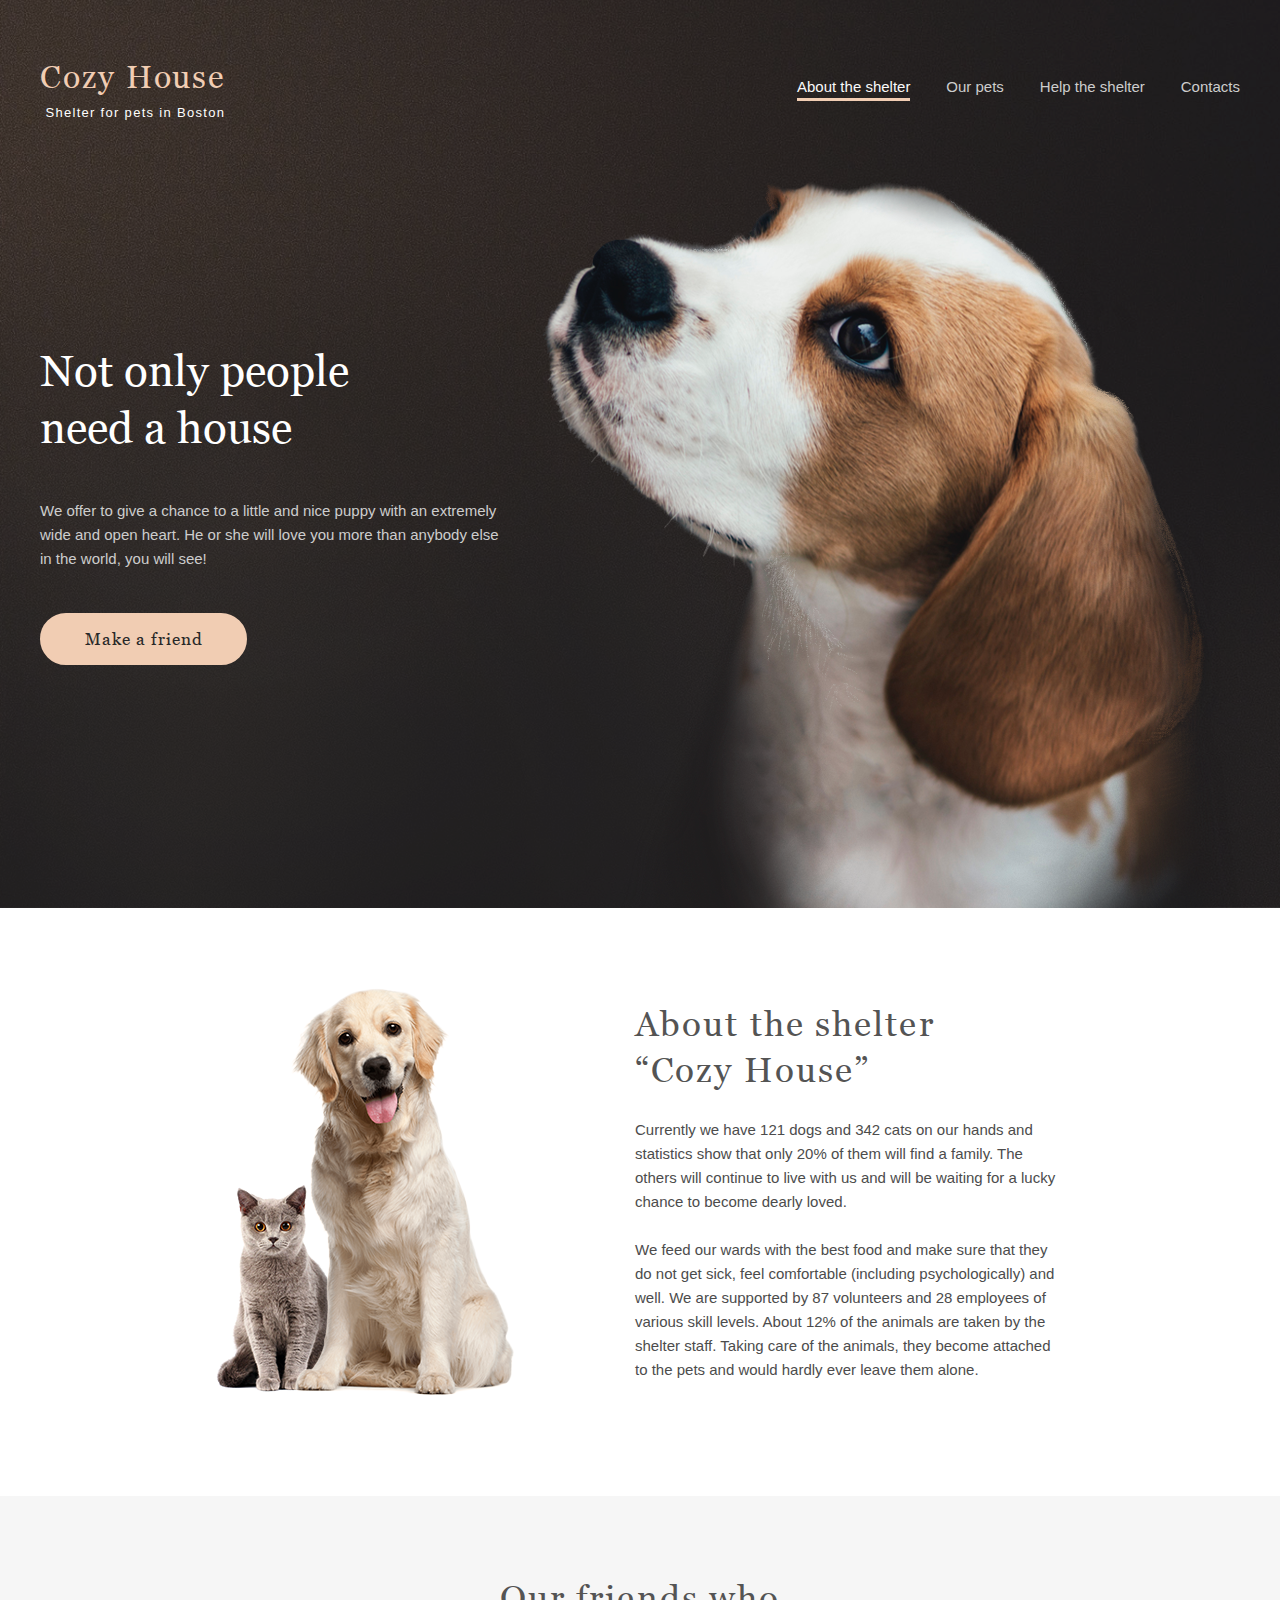
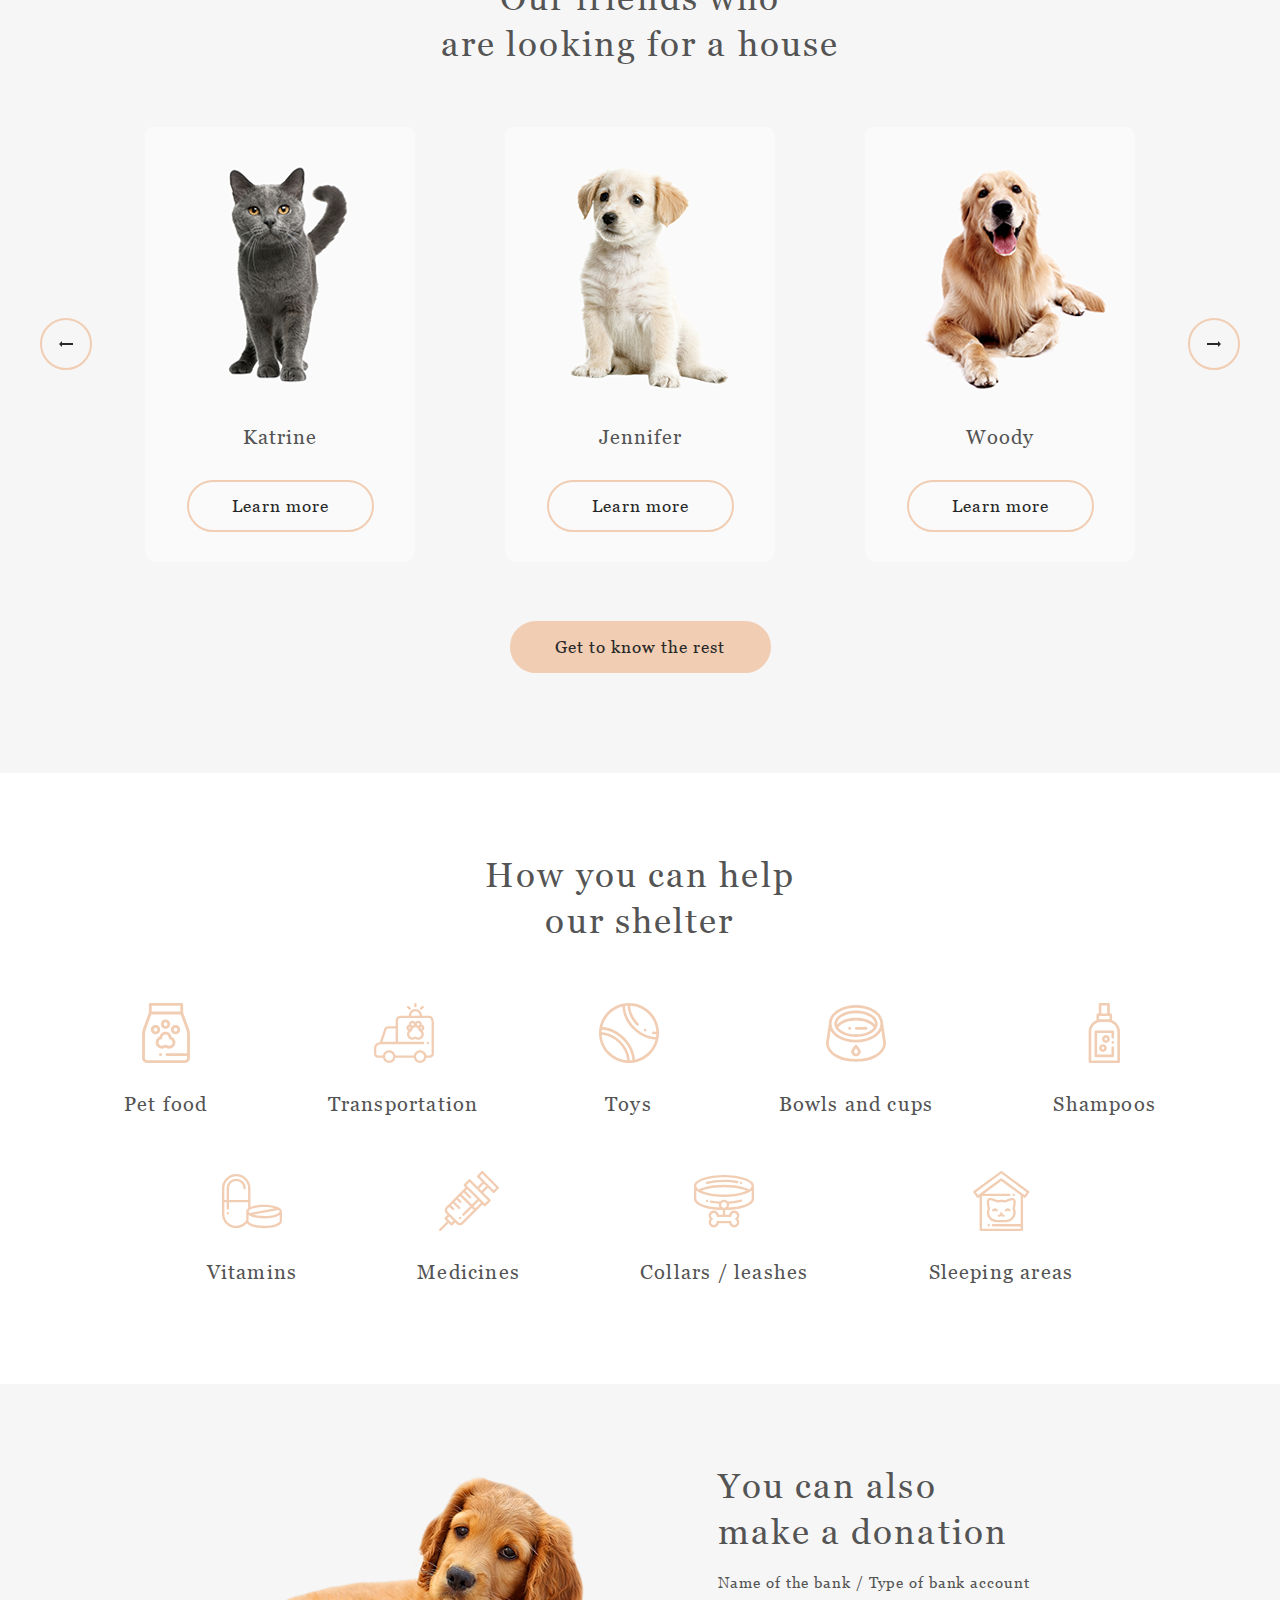
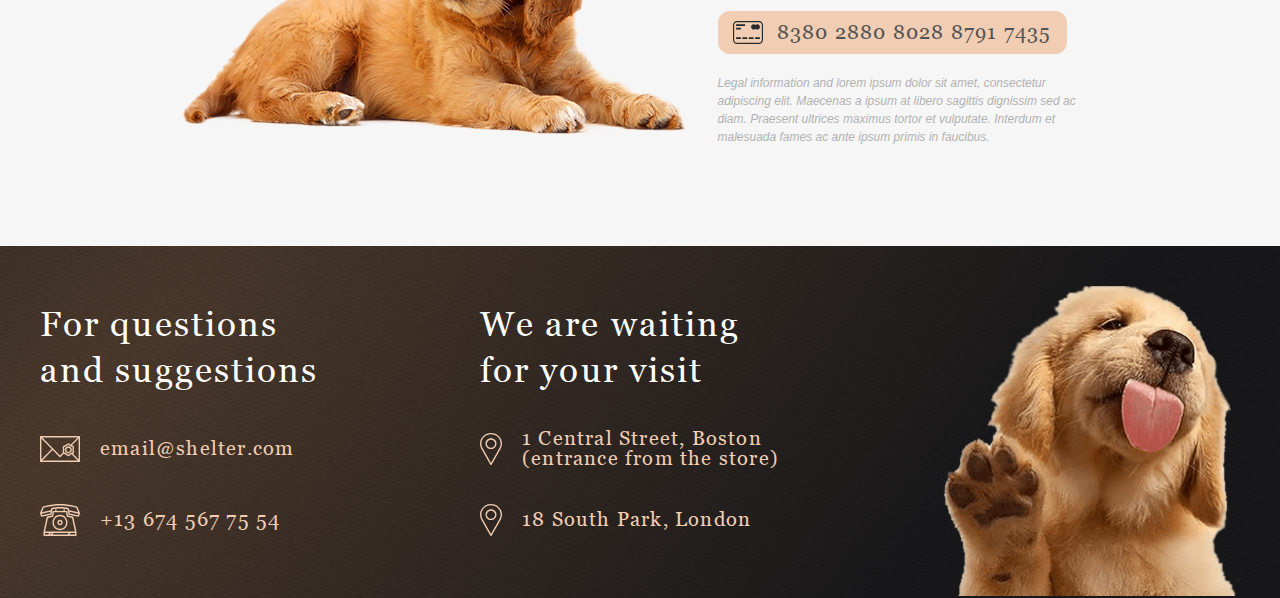
<file: index.html>
<!DOCTYPE html>
<html lang="en">
<head>
  <meta charset="UTF-8">
  <meta http-equiv="X-UA-Compatible" content="IE=edge">
  <meta name="viewport" content="width=device-width, initial-scale=1.0">
  <link rel="stylesheet" href="./style.css">
  <title>Main</title>
</head>

<body>
  <div class="wrapper">
    <div class="menu-bg"></div>
    <div class="menu-cover">
      <div class="header-logo">
        <h1 class="header-logo__title title">
          <a href="#start-screen" class="header-logo__link">Cozy House</a>
        </h1>
        <p class="header-logo__subtitle">Shelter for pets in Boston</p>
      </div>
      <nav class="burger-nav nav">
        <a href="#about" class="burger-nav__link burger-nav__link_choosed">About the shelter</a>
        <a href="./pages/pets/pets.html" class="burger-nav__link">Our pets</a>
        <a href="#help" class="burger-nav__link">Help the shelter</a>
        <a href="#contacts" class="burger-nav__link">Contacts</a>
      </nav>
    </div>

    <section id="start-screen" class="start-screen">
      <header class="header">
        

        <div class="header-logo">
          <h1 class="header-logo__title title">
            <a href="#start-screen" class="header-logo__link">Cozy House</a>
          </h1>
          <p class="header-logo__subtitle">Shelter for pets in Boston</p>
        </div>
        
        <div class="burger-menu">
          <div class="top"></div>
          <div class="middle"></div>
          <div class="bottom"></div>
        </div>


        <nav class="header-nav nav">
          <a href="#about" class="header-nav__link header-nav__link_choosed">About the shelter</a>
          <a href="./pages/pets/pets.html" class="header-nav__link">Our pets</a>
          <a href="#help" class="header-nav__link">Help the shelter</a>
          <a href="#contacts" class="header-nav__link">Contacts</a>
        </nav>
      </header>
    
      <div class="start-container">
        <div class="start-content">
          <h2 class="start-content__title title">Not only people<br> need a house</h2>
          <p class="start-content__text text">We offer to give a chance to a little and nice puppy with an extremely wide and open heart. He or she will love you more than anybody else in the world, you will see!</p>
          <a href="#pets" class="button-container">
            <button class="start-content__button button">
              Make a friend
            </button>
          </a>
        </div>
        <div class="start-image">
          <img src="./assets/images/start-screen-puppy.png" alt="" class="start-image__img">
        </div>
      </div>
    </section>
    <section id="about" class="about">
      <div class="about-container">
        <div class="about-image">
          <img src="./assets/images/about-pets.png" class="about-image__img"></img>
        </div>
        <div class="about-content">
          <h3 class="about-content__title title">About the shelter<br> “Cozy House”</h3>
          <p class="about-content__text text">Currently we have 121 dogs and 342 cats on our hands and statistics show that only 20% of them will find a family. The others will continue to live with us and will be waiting for a lucky chance to become dearly loved.</p>
          <p class="about-content__text text">We feed our wards with the best food and make sure that they do not get sick, feel comfortable (including psychologically) and well. We are supported by 87 volunteers and 28 employees of various skill levels. About 12% of the animals are taken by the shelter staff. Taking care of the animals, they become attached to the pets and would hardly ever leave them alone.</p>
        </div>
      </div>
    </section>
    <section id="pets" class="pets">
      <div class="pets-container">

          <h3 class="pets__title title">Our friends who<br>
            are looking for a house</h3>

          <div class="pets-content">
            <button class="pets-content__button button-left button">
              <svg width="14" height="6" viewBox="0 0 14 6" fill="none" xmlns="http://www.w3.org/2000/svg">
                <path d="M14 2V4H3V6L0 3L3 0V2H14Z" fill="#292929"/>
              </svg>
            </button>

            <div class="cards-conatiner">
              <div class="carousel" id="carousel">
                <div class="cards-left">
                  <div class="pets-card">
                    <img src="./assets/images/pets-katrine.png" alt="" class="pets-card__img">
                    <h4 class="pets-card__title title">Katrine</h4>
                    <button class="pets-card__button button">Learn more</button>
                  </div>
                  <div class="pets-card none_768">
                    <img src="./assets/images/pets-jennifer.png" alt="" class="pets-card__img">
                    <h4 class="pets-card__title title">Jennifer</h4>
                    <button class="pets-card__button button">Learn more</button>
                  </div>
                  <div class="pets-card none_768 none_1280">
                    <img src="./assets/images/pets-woody.png" alt="" class="pets-card__img">
                    <h4 class="pets-card__title title">Woody</h4>
                    <button class="pets-card__button button">Learn more</button>
                  </div>
                </div>
  
                <div class="cards-active">
                  <div class="pets-card" id="5">
                    <img src="./assets/images/pets-katrine.png" alt="" class="pets-card__img">
                    <h4 class="pets-card__title title">Katrine</h4>
                    <button class="pets-card__button button">Learn more</button>
                  </div>
                  <div class="pets-card none_768" id="1">
                    <img src="./assets/images/pets-jennifer.png" alt="" class="pets-card__img">
                    <h4 class="pets-card__title title">Jennifer</h4>
                    <button class="pets-card__button button">Learn more</button>
                  </div>
                  <div class="pets-card none_768 none_1280" id="3">
                    <img src="./assets/images/pets-woody.png" alt="" class="pets-card__img">
                    <h4 class="pets-card__title title">Woody</h4>
                    <button class="pets-card__button button">Learn more</button>
                  </div>
                </div>
  
                <div class="cards-right ">
                  <div class="pets-card">
                    <img src="./assets/images/pets-katrine.png" alt="" class="pets-card__img">
                    <h4 class="pets-card__title title">Katrine</h4>
                    <button class="pets-card__button button">Learn more</button>
                  </div>
                  <div class="pets-card none_768">
                    <img src="./assets/images/pets-jennifer.png" alt="" class="pets-card__img">
                    <h4 class="pets-card__title title">Jennifer</h4>
                    <button class="pets-card__button button">Learn more</button>
                  </div>
                  <div class="pets-card none_768 none_1280">
                    <img src="./assets/images/pets-woody.png" alt="" class="pets-card__img">
                    <h4 class="pets-card__title title">Woody</h4>
                    <button class="pets-card__button button">Learn more</button>
                  </div>
                </div>
              </div>
              
              
            </div>
            
            <button class="pets-content__button button-right button">
              <svg width="14" height="6" viewBox="0 0 14 6" fill="#292929" xmlns="http://www.w3.org/2000/svg">
                <path d="M0 4V2L11 2V0L14 3L11 6V4L0 4Z"></path>
            </svg>
                <path d="M14 2V4H3V6L0 3L3 0V2H14Z" fill="#292929"/>
              </svg>
            </button>
          </div>

          <a href="./pages/pets/pets.html">
            <button class="pets__button button">
            Get to know the rest
            </button>
          </a>

      </div>
    </section>
    <section id="help" class="help">
      <h3 class="help__title title">How you can help
        <br>
        our shelter</h3>
      <div class="icons-container">
        <div class="help-icon">
          <svg width="60" height="60" viewBox="0 0 60 60" fill="none" xmlns="http://www.w3.org/2000/svg">
            <path d="M52.8978 25.4978L47.1429 9.7473V1.42852C47.1429 0.639609 46.5032 0 45.7144 0H14.2858C13.4969 0 12.8573 0.639727 12.8573 1.42852V9.74719L7.10214 25.4978C6.41927 27.3636 6.07039 29.335 6.07147 31.3219V55.0765C6.07147 57.7913 8.28011 60 10.995 60H49.005C51.7199 60 53.9285 57.7913 53.9285 55.0765V31.3219C53.9285 29.329 53.5817 27.3694 52.8978 25.4978ZM15.7142 2.85715H44.2857V8.57145H15.7142V2.85715ZM51.0715 50.1321H30.9077C30.1188 50.1321 29.4792 50.7718 29.4792 51.5606C29.4792 52.3495 30.1189 52.9891 30.9077 52.9891H51.0715V55.0763C51.0715 56.2157 50.1445 57.1427 49.005 57.1427H10.995C9.85558 57.1427 8.92862 56.2158 8.92862 55.0763V31.3219C8.92774 29.6695 9.21788 28.03 9.78573 26.4783L15.2848 11.4286H44.7152L50.2142 26.4783C50.7821 28.03 51.0722 29.6695 51.0714 31.3219L51.0715 50.1321Z" fill="#F1CDB3"/>
            <path d="M35.6169 33.805C35.1505 30.8772 32.6078 28.632 29.5505 28.632C26.4932 28.632 23.9504 30.8772 23.484 33.805C21.067 34.7989 19.4857 37.2756 19.6899 39.9659C19.9175 42.9637 22.3506 45.392 25.349 45.6148C26.5071 45.7011 27.6572 45.4628 28.6751 44.9259C29.2315 44.6328 29.8697 44.6326 30.4256 44.926C31.3085 45.3908 32.2914 45.6331 33.2891 45.632C33.4429 45.632 33.5974 45.6263 33.7516 45.6149C36.7502 45.3923 39.1832 42.9638 39.411 39.966C39.6152 37.2756 38.0339 34.7989 35.6169 33.805ZM36.562 39.7495C36.4405 41.35 35.1415 42.6466 33.5402 42.7655C32.9176 42.8126 32.3013 42.6851 31.7586 42.3986C31.0781 42.0394 30.3201 41.8517 29.5506 41.8517C28.781 41.8517 28.0231 42.0394 27.3425 42.3986C26.7999 42.6849 26.1849 42.8123 25.5608 42.7655C23.9597 42.6467 22.6606 41.3501 22.5391 39.7495C22.4143 38.1062 23.5296 36.6124 25.1331 36.2746C25.4588 36.206 25.7503 36.0259 25.9573 35.7653C26.1643 35.5047 26.2739 35.18 26.2671 34.8473L26.2648 34.775C26.2648 32.9632 27.7386 31.4893 29.5505 31.4893C31.3623 31.4893 32.8362 32.9632 32.8362 34.7698L32.834 34.8473C32.827 35.1801 32.9366 35.5048 33.1436 35.7654C33.3507 36.026 33.6423 36.2061 33.968 36.2746C35.5717 36.6124 36.6868 38.1062 36.562 39.7495Z" fill="#F1CDB3"/>
            <path d="M29.5506 25.7751C32.1108 25.7751 34.1934 23.6924 34.1934 21.1322C34.1934 18.572 32.1108 16.4893 29.5506 16.4893C26.9904 16.4893 24.9077 18.5721 24.9077 21.1322C24.9077 23.6923 26.9906 25.7751 29.5506 25.7751ZM29.5506 19.3465C30.5353 19.3465 31.3363 20.1475 31.3363 21.1322C31.3363 22.1169 30.5353 22.9179 29.5506 22.9179C28.5659 22.9179 27.7649 22.1169 27.7649 21.1322C27.7649 20.1475 28.566 19.3465 29.5506 19.3465Z" fill="#F1CDB3"/>
            <path d="M24.1935 26.6561C24.1935 24.0959 22.1107 22.0132 19.5506 22.0132C16.9905 22.0132 14.9078 24.096 14.9078 26.6561C14.9078 29.2162 16.9904 31.2989 19.5506 31.2989C22.1108 31.2989 24.1935 29.2162 24.1935 26.6561ZM19.5506 28.4418C18.5659 28.4418 17.7649 27.6408 17.7649 26.6561C17.7649 25.6714 18.5659 24.8704 19.5506 24.8704C20.5353 24.8704 21.3363 25.6714 21.3363 26.6561C21.3363 27.6408 20.5352 28.4418 19.5506 28.4418Z" fill="#F1CDB3"/>
            <path d="M39.5506 22.0131C36.9904 22.0131 34.9077 24.0959 34.9077 26.656C34.9077 29.216 36.9906 31.2988 39.5506 31.2988C42.1107 31.2988 44.1934 29.2162 44.1934 26.656C44.1934 24.0958 42.1107 22.0131 39.5506 22.0131ZM39.5506 28.4418C38.5658 28.4418 37.7649 27.6408 37.7649 26.6561C37.7649 25.6714 38.5659 24.8704 39.5506 24.8704C40.5353 24.8704 41.3363 25.6714 41.3363 26.6561C41.3363 27.6408 40.5353 28.4418 39.5506 28.4418Z" fill="#F1CDB3"/>
            <path d="M24.6934 50.1322H24.3465C23.5576 50.1322 22.918 50.7719 22.918 51.5607C22.918 52.3496 23.5577 52.9892 24.3465 52.9892H24.6934C25.4823 52.9892 26.1219 52.3495 26.1219 51.5607C26.122 50.7719 25.4824 50.1322 24.6934 50.1322Z" fill="#F1CDB3"/>
          </svg>
          <p class="help-icon__title title">Pet food</p>
        </div>
        <div class="help-icon">
          <svg width="61" height="60" viewBox="0 0 61 60" fill="none" xmlns="http://www.w3.org/2000/svg">
            <path d="M56.0044 12.7115H48.9814V12.5095C48.9814 8.87665 46.026 5.92118 42.3932 5.92118C38.7603 5.92118 35.8049 8.87665 35.8049 12.5095V12.7115H27.5571C24.8414 12.7115 22.6321 14.9209 22.6321 17.6365V23.2009H15.2458C13.4838 23.2009 11.9176 24.2562 11.2558 25.8893C11.2462 25.9133 11.2373 25.9375 11.2291 25.962L6.96808 38.8689C6.9294 38.8919 6.88007 38.9191 6.81866 38.9498C6.57503 39.0714 6.11929 39.2568 5.33507 39.4484C4.09062 39.7499 2.9839 40.4616 2.19323 41.4688C1.40255 42.4759 0.973964 43.72 0.976513 45.0004V51.0987C0.976513 53.1406 2.63765 54.8018 4.67952 54.8018L9.90374 54.802C10.4553 57.7562 13.0514 59.9999 16.1632 59.9999C19.2749 59.9999 21.8709 57.7561 22.4226 54.8021L40.8472 54.8024C41.3989 57.7564 43.9949 59.9999 47.1066 59.9999C50.2181 59.9999 52.8141 57.7565 53.3659 54.8026L56.6836 54.8027C59.2232 54.8027 60.9294 53.0963 60.9294 50.5568V20.08C60.9294 13.4295 57.4851 12.7115 56.0044 12.7115ZM38.1486 12.5095C38.1486 10.169 40.0527 8.26493 42.3932 8.26493C44.7336 8.26493 46.6377 10.169 46.6377 12.5095V12.7115H38.1486V12.5095ZM13.4413 26.7379C13.591 26.3833 13.8422 26.0809 14.1632 25.8686C14.4842 25.6563 14.8609 25.5436 15.2457 25.5447H22.6319V38.8266H9.45022L13.4413 26.7379ZM16.1632 57.6562C13.9435 57.6562 12.1377 55.8504 12.1377 53.6307C12.1377 53.6033 12.1392 53.5762 12.1398 53.5488C12.1406 53.5069 12.1408 53.465 12.143 53.4234C12.1433 53.4168 12.1441 53.4104 12.1445 53.4038C12.2626 51.2894 14.02 49.6052 16.1632 49.6052C18.1026 49.6052 19.7262 50.9841 20.105 52.8129L20.1067 52.82C20.1194 52.882 20.1305 52.9445 20.1403 53.0076L20.1422 53.018C20.1492 53.0638 20.1544 53.1101 20.1598 53.1564C20.1622 53.1775 20.1656 53.1983 20.1677 53.2194C20.1714 53.2554 20.1734 53.2921 20.176 53.3285C20.1784 53.3602 20.1817 53.3916 20.1833 53.4235C20.185 53.4563 20.185 53.4896 20.1858 53.5226C20.1867 53.5586 20.1885 53.5944 20.1885 53.6306C20.1887 55.8504 18.3828 57.6562 16.1632 57.6562ZM47.1066 57.6562C44.8869 57.6562 43.081 55.8504 43.081 53.6307C43.081 53.5783 43.083 53.5263 43.085 53.4743C43.0856 53.4576 43.0855 53.4405 43.0863 53.4238C43.0883 53.3852 43.0921 53.3471 43.0951 53.3088C43.0975 53.2791 43.0989 53.2491 43.1019 53.2196C43.1032 53.207 43.1053 53.1947 43.1066 53.1823C43.1202 53.06 43.1386 52.939 43.163 52.8203C43.1637 52.8168 43.1646 52.8134 43.1654 52.8099C43.5455 50.9826 45.168 49.6053 47.1066 49.6053C47.6614 49.6053 48.1905 49.7181 48.6719 49.9222C50.1163 50.5341 51.1319 51.966 51.1319 53.6308C51.1319 55.8504 49.3262 57.6562 47.1066 57.6562ZM56.6836 52.4588L53.3678 52.4587C53.3639 52.4379 53.3589 52.4175 53.3548 52.3968C53.3272 52.2591 53.2954 52.1222 53.2595 51.9864C53.2435 51.927 53.2267 51.8679 53.209 51.809C53.198 51.7724 53.1872 51.7358 53.1757 51.6994C53.156 51.6382 53.1353 51.5772 53.1137 51.5166C53.1022 51.4842 53.0913 51.4513 53.0793 51.4191C53.0531 51.3492 53.0257 51.2799 52.997 51.211C52.988 51.1892 52.9798 51.1669 52.9705 51.1452C52.9318 51.0542 52.891 50.9641 52.8482 50.875C52.8428 50.8639 52.8369 50.8532 52.8315 50.8422C52.7941 50.7656 52.7552 50.6897 52.7148 50.6146C52.6999 50.5871 52.6841 50.5602 52.6689 50.5329C52.6367 50.4749 52.6036 50.4175 52.5696 50.3606C52.5511 50.3297 52.5319 50.2995 52.5128 50.2689C52.4605 50.1846 52.4061 50.1016 52.3495 50.0201C52.2939 49.9395 52.2365 49.8602 52.1773 49.7821C52.1403 49.7337 52.1026 49.6858 52.0643 49.6385C52.0414 49.6102 52.0189 49.5819 51.9956 49.554C51.9539 49.5043 51.9114 49.4553 51.8682 49.4069C51.8469 49.383 51.8262 49.3585 51.8045 49.3349C51.7507 49.2763 51.6958 49.2188 51.6398 49.1623C51.6278 49.1501 51.6163 49.1374 51.6041 49.1253C51.535 49.0563 51.4644 48.989 51.3922 48.9233C51.3769 48.9092 51.3608 48.896 51.3452 48.882C51.2887 48.8315 51.2316 48.7815 51.1732 48.7329C51.1476 48.7116 51.1213 48.6912 51.0954 48.6704C51.046 48.6304 50.996 48.5911 50.9455 48.5525C50.9157 48.53 50.8856 48.5081 50.8555 48.4861C50.7281 48.3927 50.5972 48.3043 50.463 48.221C50.4302 48.2004 50.3973 48.1802 50.364 48.1602C50.3121 48.1292 50.2596 48.0993 50.2068 48.0698C50.1743 48.0516 50.1419 48.0331 50.1091 48.0155C50.0517 47.9847 49.9935 47.9553 49.935 47.9262C49.9059 47.9117 49.8772 47.8966 49.8479 47.8826C49.7713 47.8461 49.694 47.8111 49.616 47.7776C49.6041 47.7725 49.5923 47.7667 49.5803 47.7616C49.4896 47.7233 49.398 47.6871 49.3056 47.6531C49.2792 47.6433 49.2524 47.6348 49.2258 47.6254C49.1594 47.602 49.093 47.5789 49.0257 47.5575C48.9905 47.5464 48.9548 47.5363 48.9193 47.5258C48.8597 47.5081 48.7999 47.4906 48.7396 47.4746C48.7009 47.4643 48.662 47.4549 48.623 47.4453C48.5245 47.421 48.4254 47.3992 48.3259 47.3798C48.2669 47.3684 48.2078 47.3578 48.1485 47.348C48.1078 47.3413 48.0671 47.3345 48.0262 47.3287C47.9646 47.3199 47.9028 47.3121 47.841 47.3051C47.8017 47.3006 47.7626 47.2956 47.7231 47.2919C47.6545 47.2856 47.5859 47.2803 47.5172 47.2762C47.4835 47.2741 47.4503 47.271 47.4165 47.2694C47.3132 47.2643 47.2098 47.2617 47.1064 47.2615C47.0025 47.2615 46.8991 47.2645 46.7964 47.2694C46.7626 47.271 46.7292 47.2741 46.6956 47.2762C46.6268 47.2806 46.5581 47.2853 46.4899 47.2919C46.4503 47.2958 46.4112 47.3007 46.3718 47.3052C46.3099 47.3124 46.2482 47.3199 46.1869 47.3288C46.1459 47.3348 46.105 47.3415 46.0642 47.3483C45.9641 47.3649 45.8644 47.3838 45.7651 47.4049C45.7068 47.4175 45.6486 47.431 45.5906 47.4453C45.5512 47.4549 45.512 47.4645 45.473 47.4748C45.4132 47.4906 45.354 47.5079 45.295 47.5254C45.2589 47.5362 45.2225 47.5464 45.1867 47.5578C45.121 47.5788 45.0556 47.601 44.9906 47.6242C44.9627 47.6341 44.9345 47.6431 44.9067 47.6534C44.8146 47.6874 44.7234 47.7233 44.6334 47.7613C44.6185 47.7677 44.604 47.7747 44.5891 47.7812C44.514 47.8136 44.4395 47.847 44.3659 47.8822C44.3348 47.897 44.3045 47.913 44.2737 47.9283C44.2172 47.9566 44.1607 47.9849 44.1051 48.0147C44.0708 48.0331 44.0369 48.0524 44.003 48.0715C43.9518 48.1001 43.901 48.1293 43.8506 48.1592C43.7321 48.2304 43.6158 48.3051 43.5019 48.3833C43.4545 48.416 43.4076 48.4494 43.3611 48.4835C43.3291 48.5068 43.297 48.53 43.2655 48.5539C43.2173 48.5904 43.1701 48.6281 43.123 48.6659C43.0946 48.6888 43.0659 48.711 43.0379 48.7343C42.9838 48.7795 42.9308 48.826 42.8782 48.8727C42.8586 48.8901 42.8386 48.9069 42.8193 48.9244C42.7481 48.9892 42.6785 49.0556 42.6104 49.1235C42.5932 49.1406 42.5769 49.1587 42.5598 49.176C42.5093 49.2276 42.4591 49.2795 42.4103 49.3328C42.3859 49.3595 42.3623 49.387 42.3384 49.414C42.2982 49.4594 42.2583 49.5049 42.2194 49.5514C42.1941 49.5817 42.1694 49.6126 42.1447 49.6434C42.1086 49.6881 42.073 49.7331 42.0381 49.7788C41.9544 49.889 41.8742 50.0018 41.7975 50.1169C41.7655 50.165 41.7346 50.2137 41.704 50.2627C41.683 50.2962 41.6618 50.3296 41.6415 50.3635C41.6099 50.4161 41.5796 50.4695 41.5496 50.5232C41.5321 50.5545 41.5139 50.5854 41.4968 50.6172C41.4607 50.684 41.4264 50.752 41.3927 50.8202C41.3832 50.8394 41.373 50.858 41.3638 50.8774C41.3216 50.965 41.2815 51.0536 41.2434 51.143C41.2318 51.1703 41.2214 51.1982 41.2102 51.2258C41.1843 51.2889 41.1587 51.3523 41.1348 51.4165C41.1214 51.4524 41.1094 51.4887 41.0966 51.5247C41.0764 51.5817 41.057 51.6389 41.0384 51.6964C41.0258 51.7355 41.0142 51.7751 41.0024 51.8146C40.9736 51.911 40.9471 52.008 40.923 52.1056C40.9091 52.162 40.8961 52.2187 40.8837 52.2758C40.8746 52.3171 40.8657 52.3585 40.8575 52.4001C40.8537 52.4198 40.8489 52.4391 40.8452 52.4588L22.4241 52.4585C22.4202 52.4382 22.4154 52.4181 22.4114 52.3979C22.4035 52.3578 22.3949 52.3181 22.3863 52.2783C22.3523 52.1215 22.3122 51.9659 22.2662 51.8122C22.2548 51.774 22.2435 51.7358 22.2314 51.6978C22.2124 51.6389 22.1926 51.5804 22.1719 51.5221C22.1596 51.4872 22.1477 51.452 22.1348 51.4174C22.1104 51.3522 22.0848 51.2875 22.0581 51.2232C22.0473 51.1967 22.0372 51.1697 22.026 51.1435C21.9878 51.0538 21.9476 50.965 21.9053 50.8771C21.8967 50.8594 21.8873 50.8423 21.8787 50.8247C21.8444 50.7548 21.8089 50.6855 21.772 50.6169C21.7554 50.5859 21.7376 50.5556 21.7203 50.525C21.6899 50.4707 21.6593 50.4166 21.6273 50.3634C21.6071 50.3297 21.5862 50.2968 21.5654 50.2636C21.5347 50.2143 21.5034 50.1654 21.4713 50.1169C21.3946 50.0019 21.3144 49.8893 21.2309 49.7792C21.196 49.7335 21.1604 49.6885 21.1243 49.6438C21.0995 49.613 21.0748 49.582 21.0494 49.5516C21.0105 49.5055 20.971 49.4598 20.9309 49.4147C20.9067 49.3876 20.883 49.3599 20.8585 49.3331C20.8103 49.2803 20.7606 49.2289 20.7105 49.1778C20.693 49.1599 20.6762 49.1413 20.6584 49.1238C20.5904 49.0559 20.5209 48.9897 20.4499 48.925C20.4302 48.907 20.4096 48.89 20.3897 48.8722C20.3376 48.8255 20.2848 48.7798 20.2312 48.7349C20.2029 48.7114 20.1738 48.6888 20.1451 48.6657C20.0985 48.6282 20.0516 48.5908 20.0038 48.5546C19.972 48.5304 19.9397 48.5071 19.9075 48.4836C19.8612 48.4497 19.8145 48.4165 19.7674 48.3838C19.6868 48.3285 19.6049 48.2749 19.5219 48.2232C19.4875 48.2016 19.4528 48.1803 19.418 48.1594C19.3679 48.1296 19.3174 48.1006 19.2666 48.0722C19.2323 48.053 19.1982 48.0336 19.1635 48.0151C19.1082 47.9856 19.0525 47.957 18.9963 47.9293C18.9651 47.9137 18.9343 47.8975 18.9028 47.8824C18.8301 47.8478 18.7567 47.8146 18.6827 47.7827C18.6669 47.7758 18.6514 47.7683 18.6355 47.7615C18.5454 47.7234 18.4544 47.6875 18.3626 47.6536C18.3343 47.6432 18.3056 47.6341 18.2771 47.624C18.2127 47.601 18.1478 47.579 18.0826 47.558C18.0465 47.5465 18.0098 47.5362 17.9734 47.5254C17.9146 47.5078 17.8556 47.491 17.7963 47.4751C17.7571 47.4646 17.7176 47.455 17.6781 47.4454C17.5217 47.4067 17.3639 47.3743 17.2049 47.3484C17.1641 47.3417 17.1233 47.3349 17.0822 47.3289C17.0206 47.3202 16.9589 47.3123 16.8971 47.3054C16.8579 47.3008 16.8187 47.2959 16.7792 47.292C16.7107 47.2857 16.6421 47.2805 16.5734 47.2763C16.5397 47.2742 16.5064 47.2711 16.4727 47.2695C16.3694 47.2644 16.266 47.2618 16.1626 47.2617C16.0587 47.2617 15.9554 47.2646 15.8525 47.2695C15.8188 47.2711 15.7854 47.2742 15.7517 47.2763C15.683 47.2808 15.6143 47.2854 15.5461 47.292C15.5065 47.2959 15.4672 47.3008 15.4278 47.3054C15.3662 47.3123 15.3046 47.3202 15.2432 47.3289C15.2019 47.3349 15.161 47.3417 15.1201 47.3484C15.02 47.3648 14.9203 47.3837 14.8212 47.405C14.763 47.4175 14.7053 47.431 14.6476 47.4452C14.6079 47.4549 14.568 47.4646 14.5287 47.4751C14.4698 47.4909 14.4112 47.5076 14.3529 47.5251C14.3161 47.536 14.2791 47.5465 14.2425 47.558C14.178 47.5784 14.1143 47.6007 14.0507 47.6231C14.0212 47.6334 13.9916 47.6429 13.9624 47.6536C13.8708 47.6875 13.7801 47.7231 13.6905 47.761C13.6724 47.7687 13.6547 47.7773 13.6366 47.7851C13.565 47.8162 13.4938 47.8481 13.4235 47.8817C13.3907 47.8974 13.3585 47.9143 13.326 47.9306C13.2712 47.9577 13.2168 47.9855 13.1628 48.0142C13.1272 48.0333 13.0922 48.0534 13.0569 48.0732C13.0072 48.1011 12.9576 48.1292 12.9088 48.1585C12.8252 48.2086 12.7427 48.2604 12.6614 48.3141C12.6262 48.3373 12.5913 48.3608 12.5566 48.3847C12.5107 48.4163 12.4655 48.4488 12.4203 48.4816C12.3869 48.506 12.3533 48.5302 12.3204 48.5553C12.2743 48.5903 12.2291 48.6263 12.184 48.6625C12.1536 48.6869 12.1229 48.7107 12.0932 48.7356C12.0424 48.7778 11.993 48.8214 11.9436 48.8651C11.9207 48.8854 11.8972 48.9051 11.8745 48.9257C11.8043 48.9898 11.7355 49.0554 11.6681 49.1225C11.6473 49.1433 11.6273 49.1651 11.6067 49.1862C11.56 49.2342 11.5134 49.2822 11.4682 49.3315C11.4418 49.3602 11.4165 49.3899 11.3907 49.4191C11.3525 49.4623 11.3144 49.5056 11.2775 49.5499C11.2508 49.5817 11.2248 49.6143 11.1988 49.6468C11.1641 49.6897 11.13 49.7331 11.0965 49.777C11.0376 49.8544 10.9804 49.9332 10.925 50.0132C10.9007 50.0482 10.8767 50.0835 10.8531 50.1189C10.8223 50.1653 10.7925 50.2123 10.7628 50.2594C10.7408 50.2946 10.7187 50.3295 10.6973 50.3651C10.667 50.4156 10.638 50.467 10.6091 50.5183C10.5903 50.5517 10.571 50.5847 10.5527 50.6185C10.519 50.6817 10.4863 50.7454 10.4546 50.8097C10.4432 50.8327 10.431 50.8552 10.4198 50.8784C10.3781 50.9651 10.3384 51.0529 10.3005 51.1417C10.2876 51.172 10.2762 51.2028 10.2637 51.2333C10.2391 51.2936 10.2146 51.354 10.1919 51.4151C10.178 51.4525 10.1653 51.4904 10.1521 51.5281C10.1326 51.5835 10.1134 51.639 10.0955 51.695C10.0826 51.7352 10.0706 51.7757 10.0585 51.8163C10.0423 51.871 10.0264 51.9258 10.0116 51.9811C9.98547 52.0781 9.96183 52.1757 9.94065 52.2739C9.93151 52.3161 9.92237 52.3581 9.91405 52.4007C9.9103 52.4199 9.90561 52.4389 9.90198 52.4581H4.67952C3.92999 52.4581 3.32026 51.8484 3.32026 51.0987V45.0004C3.31869 44.2451 3.57146 43.5113 4.03784 42.9171C4.50422 42.323 5.15705 41.9032 5.89112 41.7254C6.55897 41.5621 7.13261 41.376 7.60101 41.1705H50.1626C50.8097 41.1705 51.3344 40.6458 51.3344 39.9986C51.3344 39.3515 50.8097 38.8267 50.1626 38.8267H24.9758V17.6365C24.9758 16.2133 26.1339 15.0552 27.5571 15.0552H56.0042C58.2503 15.0552 58.5855 18.2034 58.5855 20.08V50.5567C58.5855 52.2118 57.3939 52.4588 56.6836 52.4588Z" fill="#F1CDB3"/>
            <path d="M51.4371 24.8147C51.4372 23.2763 50.3567 21.9863 48.9149 21.6615C48.9226 21.5806 48.9287 21.4992 48.9311 21.4169C48.9579 20.4633 48.6017 19.5567 47.9282 18.864C47.2432 18.1596 46.2866 17.7557 45.3034 17.7557C44.1154 17.7557 43.0573 18.3338 42.3948 19.2239C41.7328 18.3338 40.6738 17.7557 39.4831 17.7557C38.5086 17.7557 37.5586 18.1544 36.8767 18.8498C36.1995 19.5402 35.8367 20.4483 35.8552 21.4064C35.8568 21.4923 35.8627 21.5773 35.8703 21.6618C34.4291 21.987 33.3492 23.2766 33.3492 24.8147C33.3492 26.1163 34.1229 27.2399 35.2341 27.7519C34.4513 28.7206 33.9945 29.9464 33.9945 31.2423C33.9945 34.3028 36.4843 36.7927 39.5448 36.7927C40.5529 36.7927 41.537 36.5172 42.3932 36.0051C43.254 36.5202 44.2384 36.7924 45.2415 36.7927C48.302 36.7927 50.7919 34.3028 50.7919 31.2423C50.7919 29.9462 50.3351 28.7206 49.5523 27.7519C50.6636 27.2399 51.4371 26.1163 51.4371 24.8147ZM45.3034 20.0996C45.6574 20.0996 46.0016 20.2448 46.2478 20.4979C46.4762 20.7328 46.597 21.0357 46.5883 21.3508C46.568 22.0692 45.9856 22.6602 45.2898 22.6682C45.1034 22.668 44.9191 22.6279 44.7495 22.5505C44.7285 22.5408 44.7079 22.5304 44.6868 22.5209C44.58 22.4646 44.4823 22.3927 44.3966 22.3077C44.1518 22.0648 44.0177 21.7384 44.0191 21.3885C44.022 20.6778 44.5982 20.0996 45.3034 20.0996ZM38.5498 20.491C38.6712 20.3665 38.8163 20.2677 38.9766 20.2005C39.1369 20.1332 39.3091 20.0988 39.4829 20.0994C40.1903 20.0994 40.7664 20.6762 40.7672 21.3851C40.7681 21.5579 40.7343 21.7291 40.6678 21.8885C40.6013 22.048 40.5035 22.1925 40.3801 22.3135C40.2964 22.3959 40.2013 22.466 40.0978 22.5217C40.0595 22.5391 40.0221 22.5577 39.9843 22.5758C39.8315 22.6389 39.6675 22.6704 39.5023 22.6683C38.7969 22.6567 38.212 22.0704 38.1983 21.3613C38.192 21.0374 38.3169 20.7285 38.5498 20.491ZM35.693 24.8148C35.6929 24.3245 36.0918 23.9257 36.5818 23.9257C37.0722 23.9257 37.4709 24.3245 37.4709 24.8148C37.4709 24.9155 37.4534 25.0118 37.4224 25.1022C37.3931 25.1611 37.3649 25.2207 37.3377 25.2808C37.1809 25.5341 36.9012 25.7038 36.582 25.7038C36.0918 25.7038 35.693 25.305 35.693 24.8148ZM45.2415 34.4492C44.4765 34.4489 43.7368 34.175 43.1561 33.6769C42.9438 33.4945 42.6731 33.3943 42.3932 33.3946C42.1133 33.3944 41.8426 33.4946 41.6303 33.6769C41.0496 34.175 40.3099 34.4489 39.5448 34.4492C37.7767 34.4492 36.3382 33.0107 36.3382 31.2426C36.3382 29.9023 37.1833 28.6919 38.4409 28.2307C38.6472 28.1551 38.8281 28.023 38.9629 27.8495C39.0977 27.676 39.181 27.4681 39.2033 27.2495C39.2362 26.9273 39.3176 26.6118 39.4447 26.3139C39.4865 26.2346 39.5256 26.1537 39.5608 26.0707C39.8716 25.4851 40.3571 25.0108 40.9498 24.7136C41.0008 24.6912 41.0511 24.6676 41.1011 24.6428C41.5085 24.4648 41.9485 24.3731 42.3932 24.3737C42.8513 24.3737 43.2875 24.4692 43.6828 24.6417C43.7327 24.6665 43.7831 24.6899 43.8341 24.7123C44.4279 25.0094 44.9143 25.4843 45.2256 26.0707C45.2608 26.1537 45.2999 26.2346 45.3416 26.3139C45.4688 26.6118 45.5502 26.9273 45.583 27.2495C45.6053 27.4681 45.6886 27.676 45.8235 27.8495C45.9583 28.023 46.1391 28.1551 46.3454 28.2307C47.6031 28.692 48.4481 29.9023 48.4481 31.2426C48.4481 33.0106 47.0097 34.4492 45.2415 34.4492ZM48.2045 25.7038C47.8853 25.7038 47.6056 25.5341 47.4488 25.2808C47.4216 25.2208 47.3933 25.1612 47.364 25.1022C47.3321 25.0097 47.3157 24.9126 47.3155 24.8148C47.3155 24.3245 47.7143 23.9257 48.2046 23.9257C48.6948 23.9257 49.0936 24.3245 49.0936 24.8148C49.0935 25.3049 48.6947 25.7038 48.2045 25.7038Z" fill="#F1CDB3"/>
            <path d="M56.0193 39.7758C56.0043 39.7007 55.9819 39.6273 55.9526 39.5566C55.9234 39.4857 55.8873 39.4178 55.8448 39.3539C55.8026 39.2897 55.7539 39.23 55.6995 39.1758C55.6452 39.1214 55.5856 39.0727 55.5214 39.0305C55.3933 38.9457 55.25 38.8864 55.0995 38.8559C54.9487 38.8254 54.7933 38.8254 54.6425 38.8559C54.5675 38.8712 54.4936 38.8934 54.4221 38.9227C54.3518 38.952 54.2839 38.9884 54.2206 39.0305C54.1561 39.0727 54.0964 39.1219 54.0425 39.1758C53.9884 39.2297 53.9392 39.2895 53.896 39.3539C53.8538 39.4172 53.8173 39.4852 53.7893 39.5566C53.76 39.627 53.7366 39.7008 53.7225 39.7758C53.7073 39.8508 53.6991 39.9281 53.6991 40.0043C53.6991 40.0803 53.7073 40.1578 53.7225 40.234C53.7366 40.3078 53.76 40.3816 53.7893 40.4531C53.8186 40.5234 53.855 40.5914 53.8971 40.6547C53.9392 40.7191 53.9884 40.7789 54.0425 40.8328C54.0964 40.8867 54.1561 40.9359 54.2206 40.9793C54.2839 41.0215 54.3518 41.0566 54.4221 41.0859C54.4936 41.1152 54.5675 41.1387 54.6425 41.1527C54.7176 41.168 54.7949 41.1762 54.871 41.1762C54.9471 41.1762 55.0246 41.168 55.0995 41.1527C55.1745 41.1387 55.2483 41.1152 55.3186 41.0859C55.3901 41.0566 55.4581 41.0215 55.5214 40.9793C55.5859 40.9359 55.6457 40.8867 55.6995 40.8328C55.7534 40.7789 55.8026 40.7191 55.8448 40.6547C55.8869 40.5914 55.9233 40.5234 55.9526 40.4531C55.9819 40.3816 56.0041 40.3078 56.0193 40.234C56.0346 40.1578 56.0427 40.0803 56.0427 40.0043C56.0427 39.9281 56.0346 39.8508 56.0193 39.7758Z" fill="#F1CDB3"/>
            <path d="M42.3932 0C41.7461 0 41.2213 0.524648 41.2213 1.17188V3.13359C41.2213 3.78082 41.7461 4.30547 42.3932 4.30547C43.0404 4.30547 43.565 3.7807 43.565 3.13359V1.17188C43.565 0.524648 43.0404 0 42.3932 0Z" fill="#F1CDB3"/>
            <path d="M37.4562 4.55659L35.8205 3.27234C35.6995 3.1773 35.5609 3.10703 35.4127 3.06555C35.2645 3.02407 35.1096 3.01218 34.9568 3.03057C34.804 3.04896 34.6563 3.09727 34.5222 3.17273C34.3881 3.24819 34.2701 3.34934 34.1751 3.47038C33.7755 3.97944 33.8642 4.71608 34.3731 5.11569L36.0088 6.39995C36.2149 6.56221 36.4695 6.65035 36.7318 6.65015C36.9095 6.65039 37.0849 6.61017 37.2447 6.53253C37.4046 6.45488 37.5446 6.34186 37.6543 6.20202C38.054 5.69284 37.9653 4.9562 37.4562 4.55659Z" fill="#F1CDB3"/>
            <path d="M50.6113 3.47021C50.2117 2.96115 49.4752 2.87244 48.9659 3.27216L47.3302 4.55642C46.8211 4.95603 46.7324 5.69267 47.1321 6.20185C47.2417 6.34177 47.3818 6.45487 47.5416 6.53254C47.7015 6.61021 47.8769 6.65042 48.0546 6.6501C48.3169 6.65028 48.5716 6.56214 48.7776 6.3999L50.4133 5.11564C50.9224 4.71603 51.0111 3.97939 50.6113 3.47021Z" fill="#F1CDB3"/>
          </svg>
          <p class="help-icon__title title">Transportation</p>
        </div>
        <div class="help-icon">
          <svg width="60" height="60" viewBox="0 0 60 60" fill="none" xmlns="http://www.w3.org/2000/svg">
            <path d="M51.2132 8.78672C45.5469 3.1207 38.0133 0 30 0C21.9867 0 14.4531 3.1207 8.78684 8.78672C3.12047 14.4531 0 21.9866 0 30C0 38.0134 3.12047 45.5469 8.78684 51.2133C14.4531 56.8793 21.9867 60 30 60C38.0133 60 45.5469 56.8793 51.2132 51.2133C56.8795 45.5469 60 38.0134 60 30C60 21.9866 56.8795 14.4531 51.2132 8.78672ZM10.6314 49.3685C5.90438 44.6415 3.11918 38.4906 2.67352 31.8832C3.39 31.9077 4.1223 31.9755 4.86223 32.0856C10.1654 32.8733 15.5023 35.7234 19.8894 40.1106C24.2766 44.4979 27.1266 49.8346 27.9144 55.1379C28.0223 55.8586 28.0894 56.5849 28.1154 57.3132C21.7419 56.8775 15.4928 54.2298 10.6314 49.3685ZM30.7262 57.3682C30.7013 56.4931 30.6239 55.6203 30.4946 54.7545C29.6251 48.9019 26.5139 43.046 21.7338 38.2659C16.9538 33.4859 11.098 30.3746 5.2452 29.5051C4.37502 29.3751 3.49781 29.2977 2.61832 29.2732C2.64105 28.3972 2.7048 27.5283 2.8084 26.6682C3.73793 26.6987 4.68246 26.7843 5.62863 26.9248C12.0308 27.8757 18.4055 31.2484 23.5785 36.4213C28.7512 41.5939 32.1239 47.9687 33.075 54.3709C33.2133 55.3004 33.2987 56.237 33.3307 57.1763C32.4661 57.2814 31.5969 57.3455 30.7262 57.3682ZM49.3685 49.3685C45.5416 53.1952 40.8551 55.6504 35.9248 56.7348C35.881 55.8152 35.7912 54.8983 35.6557 53.9877C34.6229 47.0358 30.9889 40.1423 25.4234 34.5766C19.8575 29.0109 12.964 25.3772 6.0123 24.3444C5.0982 24.2082 4.17782 24.1182 3.25465 24.0746L3.2475 24.0805C4.35598 19.0238 6.88301 14.3798 10.6315 10.6314C14.2923 6.97055 18.7399 4.56516 23.4349 3.41402C23.4672 4.49215 23.5632 5.56742 23.7224 6.63422C24.755 13.5859 28.3889 20.4795 33.9546 26.0453C39.5203 31.611 46.4139 35.2447 53.3659 36.2775C54.4358 36.4373 55.5143 36.5334 56.5956 36.5653L56.6073 36.5459C55.4323 41.3595 52.9617 45.7754 49.3685 49.3685ZM57.1071 33.966C56.0064 33.955 54.8814 33.8653 53.7492 33.6972C47.3468 32.7461 40.972 29.3735 35.7993 24.2006C30.6265 19.0277 27.2538 12.6531 26.3029 6.25102C26.1354 5.12379 26.0455 4.00371 26.034 2.90824C26.8999 2.78261 27.7712 2.69826 28.6451 2.65547C28.6431 3.70254 28.7214 4.7775 28.8832 5.8677C29.7527 11.7204 32.8641 17.5763 37.6441 22.3562C38.1534 22.8654 38.9794 22.8654 39.4888 22.3562C39.9981 21.8469 39.9981 21.021 39.4888 20.5114C35.1016 16.1243 32.2516 10.7876 31.4638 5.48426C31.3205 4.51898 31.2499 3.57035 31.2521 2.65055C37.8434 2.94937 44.3467 5.60918 49.3688 10.6315C54.2461 15.5088 57.0565 21.902 57.3623 28.7483C56.4367 28.7503 55.4855 28.6804 54.5159 28.5363C53.8035 28.4305 53.1397 28.9225 53.034 29.635C52.9281 30.3476 53.42 31.0109 54.1325 31.1167C55.21 31.2768 56.2729 31.3569 57.3083 31.3569C57.3252 31.3569 57.3417 31.356 57.3586 31.356C57.316 32.2295 57.2321 33.1004 57.1071 33.966Z" fill="#F1CDB3"/>
            <path d="M46.1517 25.775C45.8059 25.7756 45.4744 25.9131 45.2296 26.1573C44.9854 26.4021 44.848 26.7336 44.8474 27.0793C44.8474 27.4224 44.9857 27.7589 45.2296 28.0015C45.4721 28.2442 45.8087 28.3836 46.1517 28.3836C46.4947 28.3836 46.8313 28.2442 47.0739 28.0015C47.3176 27.7563 47.4549 27.425 47.456 27.0793C47.456 26.7363 47.3164 26.3998 47.0739 26.1573C46.829 25.9131 46.4975 25.7756 46.1517 25.775Z" fill="#F1CDB3"/>
            </svg>
          <p class="help-icon__title title">Toys</p>
        </div>
        <div class="help-icon">
          <svg width="60" height="60" viewBox="0 0 60 60" fill="none" xmlns="http://www.w3.org/2000/svg">
            <path d="M59.985 39.8551L57.1255 20.6441C57.0792 15.0657 53.693 9.89303 47.8159 6.43765C42.9483 3.57605 36.6213 2 30.0001 2C23.3786 2 17.0515 3.57605 12.1838 6.43765C6.3069 9.89303 2.92054 15.0657 2.87437 20.6441L0.0148828 39.8551C0.00503905 39.9216 0 39.9887 0 40.056C0 45.7049 3.76452 50.936 10.3284 54.408C15.7022 57.2504 22.6883 58.8158 30.0001 58.8158C37.3116 58.8158 44.2978 57.2504 49.6716 54.408C56.2354 50.936 60 45.7049 60 40.056C59.9999 39.9888 59.9949 39.9216 59.985 39.8551ZM13.5668 8.78995C18.0215 6.17105 23.8576 4.72871 30.0001 4.72871C36.1424 4.72871 41.9785 6.17105 46.4331 8.78995C51.4956 11.7663 54.3993 16.1293 54.3993 20.7599C54.3993 25.3906 51.4957 29.7535 46.4332 32.7299C41.9785 35.3488 36.1424 36.7911 30.0001 36.7911C23.8577 36.7911 18.0215 35.3488 13.5669 32.7299C8.5044 29.7536 5.60073 25.3906 5.60073 20.7599C5.60073 16.1293 8.50428 11.7664 13.5668 8.78995ZM48.3956 51.996C43.4079 54.6342 36.875 56.0871 30.0001 56.0871C23.125 56.0871 16.592 54.6342 11.6044 51.996C6.00374 49.0333 2.77453 44.7218 2.72917 40.1535L4.60757 27.5342C6.17225 30.4612 8.75283 33.0645 12.1841 35.0819C17.0517 37.9434 23.3787 39.5195 30.0001 39.5195C36.6213 39.5195 42.9485 37.9434 47.816 35.0819C51.2473 33.0645 53.8279 30.461 55.3925 27.5342L57.2709 40.1535C57.2255 44.7219 53.9963 49.0335 48.3956 51.996Z" fill="#F1CDB3"/>
            <path d="M30.0001 34.0618C39.3534 34.0618 47.6079 30.4427 50.5397 25.0569C51.29 23.6803 51.6707 22.2344 51.6707 20.7599C51.6707 17.0676 49.3194 13.652 45.0502 11.1422C41.0085 8.76631 35.6637 7.45791 30.0001 7.45791C24.3366 7.45791 18.9916 8.76643 14.9501 11.1423C10.6807 13.6521 8.32945 17.0676 8.32945 20.76C8.32945 22.2347 8.70996 23.6804 9.46008 25.0563C12.3923 30.4427 20.6467 34.0618 30.0001 34.0618ZM30.0001 31.3332C22.1546 31.3332 15.0282 28.5145 12.2557 24.4006C15.0293 20.2891 22.1568 17.4732 30.0001 17.4732C37.8435 17.4732 44.9711 20.2891 47.7446 24.4008C44.9726 28.5145 37.8458 31.3332 30.0001 31.3332ZM11.0579 20.76C11.058 18.0744 12.9313 15.4942 16.3328 13.4945C19.9617 11.3613 24.8154 10.1865 30 10.1865C35.1845 10.1865 40.0384 11.3613 43.6672 13.4946C47.0687 15.4942 48.9421 18.0743 48.9421 20.76C48.9421 20.9993 48.9259 21.238 48.896 21.4761C45.1332 17.3699 37.9658 14.7446 30 14.7446C22.0342 14.7446 14.8669 17.37 11.1041 21.4761C11.0738 21.2386 11.0584 20.9994 11.0579 20.76Z" fill="#F1CDB3"/>
            <path d="M30 41.7701C29.8155 41.7701 29.6329 41.8076 29.4633 41.8801C29.2936 41.9527 29.1405 42.059 29.0131 42.1924C28.1243 43.1235 25.225 46.3365 25.225 48.5916C25.225 51.2246 27.367 53.3666 30 53.3666C32.633 53.3666 34.775 51.2246 34.775 48.5916C34.775 46.3365 31.8756 43.1235 30.987 42.1924C30.8595 42.059 30.7064 41.9527 30.5368 41.8801C30.3671 41.8076 30.1845 41.7701 30 41.7701ZM30 50.6381C28.8716 50.6381 27.9536 49.7201 27.9536 48.5917C27.9536 47.986 28.9058 46.5224 30 45.1941C31.0943 46.5226 32.0465 47.986 32.0465 48.5917C32.0465 49.7201 31.1284 50.6381 30 50.6381Z" fill="#F1CDB3"/>
            <path d="M23.8843 23.8977H23.4637C22.7102 23.8977 22.0994 24.5085 22.0994 25.262C22.0994 26.0155 22.7102 26.6263 23.4637 26.6263H23.8843C24.6378 26.6263 25.2486 26.0155 25.2486 25.262C25.2486 24.5085 24.6378 23.8977 23.8843 23.8977Z" fill="#F1CDB3"/>
            <path d="M40.074 23.8977H30.342C29.5884 23.8977 28.9777 24.5085 28.9777 25.262C28.9777 26.0155 29.5884 26.6263 30.342 26.6263H40.074C40.8275 26.6263 41.4383 26.0155 41.4383 25.262C41.4383 24.5085 40.8275 23.8977 40.074 23.8977Z" fill="#F1CDB3"/>
          </svg>
          <p class="help-icon__title title">Bowls and cups</p>
        </div>
        <div class="help-icon">
          <svg width="60" height="60" viewBox="0 0 60 60" fill="none" xmlns="http://www.w3.org/2000/svg">
            <path d="M37.1303 17.1814V11.7391C37.1303 11.0188 36.5463 10.4348 35.826 10.4348H34.8477V1.3043C34.8477 0.583945 34.2637 0 33.5434 0H25.0651C24.3448 0 23.7608 0.583945 23.7608 1.3043V10.4347H22.7825C22.0622 10.4347 21.4782 11.0187 21.4782 11.739V17.1813C16.8977 19.0078 13.6521 23.4879 13.6521 28.712V58.6956C13.6521 59.4159 14.236 59.9999 14.9564 59.9999H43.6521C44.3725 59.9999 44.9564 59.4159 44.9564 58.6956V28.7121C44.9563 23.4879 41.7107 19.0078 37.1303 17.1814ZM26.3694 2.60871H32.239V10.4348H26.3694V2.60871ZM24.0867 13.0434H34.5214V16.3043H24.0867V13.0434ZM42.3476 57.3913H16.2607V28.7121C16.2607 23.3088 20.6565 18.913 26.0597 18.913H32.5486C37.9519 18.913 42.3476 23.3088 42.3476 28.7121V57.3913Z" fill="#F1CDB3"/>
            <path d="M37.7825 27.3913H20.8259C20.1056 27.3913 19.5216 27.9752 19.5216 28.6956V52.826C19.5216 53.5464 20.1056 54.1303 20.8259 54.1303H37.7825C38.5028 54.1303 39.0868 53.5464 39.0868 52.826V44.6287C39.0868 43.9084 38.5028 43.3244 37.7825 43.3244C37.0621 43.3244 36.4782 43.9084 36.4782 44.6287V51.5217H22.1303V30H36.4782V34.1287C36.4782 34.8491 37.0621 35.433 37.7825 35.433C38.5028 35.433 39.0868 34.8491 39.0868 34.1287V28.6957C39.0868 27.9752 38.5028 27.3913 37.7825 27.3913Z" fill="#F1CDB3"/>
            <path d="M37.7824 38.0645C37.0621 38.0645 36.4781 38.6484 36.4781 39.3688V39.4992C36.4781 40.2195 37.0621 40.8035 37.7824 40.8035C38.5028 40.8035 39.0867 40.2195 39.0867 39.4992V39.3688C39.0867 38.6484 38.5028 38.0645 37.7824 38.0645Z" fill="#F1CDB3"/>
            <path d="M27.9922 41.1512C25.8345 41.1512 24.0792 42.9066 24.0792 45.0642C24.0792 47.2219 25.8345 48.9773 27.9922 48.9773C30.1499 48.9773 31.9052 47.2219 31.9052 45.0642C31.9052 42.9067 30.1499 41.1512 27.9922 41.1512ZM27.9922 46.3687C27.273 46.3687 26.6879 45.7835 26.6879 45.0644C26.6879 44.3452 27.273 43.7601 27.9922 43.7601C28.7114 43.7601 29.2965 44.3452 29.2965 45.0644C29.2965 45.7835 28.7115 46.3687 27.9922 46.3687Z" fill="#F1CDB3"/>
            <path d="M34.8456 35.9842C34.8456 33.8266 33.0903 32.0712 30.9326 32.0712C28.7749 32.0712 27.0196 33.8266 27.0196 35.9842C27.0196 38.1419 28.7749 39.8973 30.9326 39.8973C33.0901 39.8974 34.8456 38.1419 34.8456 35.9842ZM30.9325 37.2887C30.2133 37.2887 29.6282 36.7035 29.6282 35.9844C29.6282 35.2652 30.2133 34.6801 30.9325 34.6801C31.6517 34.6801 32.2368 35.2652 32.2368 35.9844C32.2368 36.7035 31.6519 37.2887 30.9325 37.2887Z" fill="#F1CDB3"/>
          </svg>
          <p class="help-icon__title title">Shampoos</p>
        </div>
        <div class="help-icon">
          <svg width="60" height="60" viewBox="0 0 60 60" fill="none" xmlns="http://www.w3.org/2000/svg">
            <path d="M54.3108 35.3986C51.0359 34.284 46.7048 33.6702 42.1158 33.6702C41.8289 33.6702 41.5431 33.6725 41.2586 33.6773C36.9894 33.7488 32.991 34.3536 29.9207 35.3986C29.428 35.5653 28.9424 35.7523 28.4651 35.9589V17.2325C28.4651 9.38472 22.0805 3 14.2325 3C6.38461 3 0 9.38472 0 17.2325V42.9261C0 50.7739 6.38461 57.1587 14.2325 57.1587C16.722 57.1587 19.1722 56.5062 21.3188 55.2717C22.6721 54.4934 23.8881 53.4936 24.9168 52.3257C25.6645 53.3761 27.1451 54.4856 29.9208 55.4303C33.1957 56.5448 37.5266 57.1587 42.1157 57.1587C46.7047 57.1587 51.0357 56.5448 54.3107 55.4303C59.0129 53.83 60 51.7566 60 50.299V40.5299C60 39.0723 59.0129 36.9989 54.3108 35.3986ZM26.5754 40.5299C26.5759 40.4863 26.5798 40.4428 26.5871 40.3998L26.5891 40.3882C26.6289 40.1764 26.7563 39.9305 26.9907 39.6639L26.9952 39.6589C27.0307 39.6187 27.0695 39.578 27.1099 39.5368C27.137 39.5096 27.1641 39.4823 27.193 39.4552L27.2271 39.4233C27.4235 39.2422 27.6601 39.0603 27.9332 38.8825C27.9379 38.8794 27.9418 38.8757 27.9464 38.8726C28.5871 38.4565 29.478 38.025 30.6759 37.6173C33.7141 36.5834 37.7769 36.0138 42.1158 36.0138C46.0691 36.0139 49.7904 36.488 52.719 37.3541L27.6397 41.9756C26.8868 41.4213 26.5767 40.9077 26.5754 40.5323V40.5299ZM26.1213 37.2903C25.2179 37.9825 24.7144 38.6857 24.4591 39.3382C24.3731 39.5576 24.3108 39.7855 24.2733 40.0181C24.2561 40.1239 24.2443 40.2305 24.2379 40.3375L24.2359 40.3677C24.2331 40.4224 24.2313 40.4766 24.2313 40.5298V49.3609C22.0289 52.7824 18.315 54.8149 14.2325 54.8149C7.67707 54.8149 2.34375 49.4816 2.34375 42.9261V31.2512H4.6875V37.5793C4.6875 38.2266 5.21227 38.7512 5.85938 38.7512C6.50648 38.7512 7.03125 38.2266 7.03125 37.5793V31.2512H26.1213V37.2903ZM26.1213 28.9075H7.03125V17.2325C7.03125 13.2618 10.2616 10.0312 14.2325 10.0312C18.2034 10.0312 21.4338 13.2618 21.4338 17.2325C21.4338 17.8798 21.9586 18.4044 22.6057 18.4044C23.2529 18.4044 23.7776 17.8798 23.7776 17.2325C23.7776 11.9694 19.4957 7.6875 14.2325 7.6875C8.96941 7.6875 4.6875 11.9694 4.6875 17.2325V28.9075H2.34375V17.2325C2.34375 10.6771 7.67707 5.34375 14.2325 5.34375C20.788 5.34375 26.1213 10.6771 26.1213 17.2325V28.9075ZM57.6562 50.299C57.6562 50.9987 56.5823 52.1814 53.5556 53.2116C50.5174 54.2455 46.4546 54.815 42.1158 54.815C37.7769 54.815 33.7141 54.2456 30.6759 53.2116C27.6492 52.1815 26.5753 50.9988 26.5753 50.299V49.6986L26.5754 49.697V44.0932C27.3962 44.6393 28.4844 45.1724 29.9208 45.6612C33.1957 46.7757 37.5267 47.3896 42.1158 47.3896C46.7048 47.3896 51.0359 46.7757 54.3108 45.6612C55.7471 45.1723 56.8355 44.6393 57.6562 44.0931V50.299ZM53.5556 43.4423C50.5174 44.4763 46.4548 45.0458 42.1158 45.0458C38.1056 45.0458 34.3334 44.5584 31.386 43.6685L56.525 39.036C57.3278 39.6098 57.6562 40.1435 57.6562 40.5299C57.6562 41.2296 56.5823 42.4123 53.5556 43.4423Z" fill="#F1CDB3"/>
            <path d="M6.68777 41.402C6.63386 41.3481 6.57421 41.2989 6.50976 41.2567C6.44592 41.2141 6.37801 41.178 6.30702 41.1489C6.23671 41.1196 6.163 41.0973 6.088 41.0821C5.93718 41.0516 5.78179 41.0516 5.63097 41.0821C5.55597 41.0973 5.48214 41.1196 5.41066 41.1489C5.34023 41.1782 5.27238 41.2145 5.2091 41.2567C5.14452 41.2989 5.08476 41.3481 5.03085 41.402C4.97695 41.4559 4.92773 41.5157 4.88554 41.5802C4.84218 41.6434 4.80702 41.7114 4.77773 41.7829C4.74843 41.8532 4.72499 41.927 4.71105 42.002C4.6957 42.077 4.68761 42.1544 4.68761 42.2305C4.68761 42.3079 4.6957 42.3841 4.71105 42.4602C4.72499 42.5352 4.74843 42.6091 4.77773 42.6794C4.80702 42.7497 4.84218 42.8177 4.88554 42.8821C4.92773 42.9454 4.97695 43.0052 5.03085 43.0602C5.19533 43.2232 5.40397 43.3345 5.63097 43.3802C5.70597 43.3954 5.78331 43.4024 5.85949 43.4024C6.01311 43.4028 6.16526 43.3725 6.30702 43.3134C6.37801 43.2842 6.44592 43.2481 6.50976 43.2055C6.57421 43.1622 6.63398 43.1141 6.68788 43.0602C6.74191 43.0052 6.79113 42.9454 6.8332 42.8821C6.87538 42.8177 6.91171 42.7497 6.94101 42.6794C6.97031 42.6091 6.99374 42.5352 7.00898 42.4602C7.02421 42.3841 7.03124 42.3079 7.03124 42.2305C7.03124 41.9223 6.90585 41.62 6.68777 41.402Z" fill="#F1CDB3"/>
          </svg>
          <p class="help-icon__title title">Vitamins</p>
        </div>
        <div class="help-icon">
          <svg width="60" height="60" viewBox="0 0 60 60" fill="none" xmlns="http://www.w3.org/2000/svg">
            <path d="M59.6564 15.8985L44.1014 0.343125C43.6438 -0.114375 42.902 -0.114375 42.444 0.343125L38.3014 4.48547C38.0817 4.70525 37.9582 5.00331 37.9582 5.3141C37.9582 5.62489 38.0817 5.92295 38.3014 6.14273L43.2225 11.0637L38.5636 15.7226L31.3925 8.55152C30.9348 8.09391 30.1929 8.09402 29.7351 8.55152L24.9767 13.3099C24.757 13.5297 24.6336 13.8278 24.6336 14.1386C24.6336 14.4493 24.757 14.7474 24.9767 14.9672L26.488 16.4784L7.06509 35.902C5.28032 37.6868 5.28032 40.5911 7.06509 42.3762L8.5563 43.8674L5.82208 46.6016C5.71325 46.7104 5.62692 46.8396 5.56802 46.9818C5.50912 47.124 5.47881 47.2763 5.47881 47.4302C5.47881 47.5841 5.50912 47.7365 5.56802 47.8787C5.62692 48.0209 5.71325 48.1501 5.82208 48.2589L7.95278 50.3897L0.343213 57.9991C-0.114404 58.4568 -0.114404 59.1988 0.343213 59.6565C0.57208 59.8854 0.871963 59.9998 1.17185 59.9998C1.47173 59.9998 1.77173 59.8854 2.00048 59.6565L9.61017 52.0468L11.741 54.1777C11.9608 54.3974 12.2588 54.5208 12.5696 54.5208C12.8804 54.5208 13.1785 54.3974 13.3983 54.1777L16.1325 51.4434L17.6237 52.9347C18.4883 53.7993 19.638 54.2754 20.8608 54.2754C22.0835 54.2754 23.2332 53.7993 24.0978 52.9347L43.5209 33.5116L45.0322 35.0229C45.1409 35.1319 45.2701 35.2183 45.4123 35.2772C45.5545 35.3361 45.7069 35.3663 45.8608 35.3661C46.1608 35.3661 46.4606 35.2518 46.6895 35.0229L51.4477 30.2645C51.6675 30.0447 51.7909 29.7466 51.7909 29.4359C51.7909 29.1251 51.6675 28.827 51.4477 28.6072L44.2767 21.4362L48.9356 16.7773L53.8565 21.6982C53.9652 21.8072 54.0944 21.8936 54.2366 21.9525C54.3788 22.0114 54.5312 22.0416 54.6852 22.0414C54.9852 22.0414 55.2849 21.9271 55.5138 21.6982L59.6563 17.5557C60.1141 17.0982 60.1141 16.3562 59.6564 15.8985ZM24.7358 21.546L30.1576 26.9678C30.2663 27.0768 30.3954 27.1632 30.5376 27.2221C30.6799 27.281 30.8323 27.3112 30.9862 27.311C31.2862 27.311 31.586 27.1966 31.8149 26.9678C32.2725 26.5102 32.2725 25.7681 31.8149 25.3105L26.3931 19.8887L28.1454 18.1364L38.234 28.2251L32.8747 33.5844L22.7859 23.4956L24.7358 21.546ZM12.5696 51.6916L8.30798 47.4301L10.2137 45.5246L14.4751 49.7861L12.5696 51.6916ZM22.4403 51.2773C21.5694 52.1482 20.152 52.1483 19.2811 51.2773L8.72235 40.7187C7.8513 39.8476 7.8513 38.4302 8.72235 37.5593L10.3916 35.8901L13.2772 38.7757C13.5061 39.0046 13.8059 39.1189 14.1058 39.1189C14.4057 39.1189 14.7057 39.0046 14.9345 38.7757C15.3921 38.3181 15.3921 37.5761 14.9345 37.1183L12.0488 34.2327L13.9774 32.304L19.3991 37.7257C19.6279 37.9546 19.9278 38.0689 20.2277 38.0689C20.5276 38.0689 20.8276 37.9545 21.0563 37.7257C21.514 37.2681 21.514 36.5261 21.0563 36.0684L15.6345 30.6466L17.5632 28.718L20.4488 31.6036C20.6777 31.8325 20.9776 31.9468 21.2775 31.9468C21.5774 31.9468 21.8774 31.8325 22.1061 31.6036C22.5637 31.146 22.5637 30.4039 22.1061 29.9462L19.2205 27.0606L21.1281 25.153L31.2168 35.2417L23.596 42.8626C23.1384 43.3202 23.1384 44.0623 23.596 44.52C23.8249 44.7489 24.1248 44.8632 24.4247 44.8632C24.7245 44.8632 25.0245 44.7487 25.2533 44.52L32.8741 36.8991L34.8459 38.8709L22.4403 51.2773ZM36.5041 37.2137L34.5323 35.2417L39.8917 29.8822L41.8634 31.854L36.5041 37.2137ZM48.9618 29.4359L45.8608 32.5369L27.4627 14.1389L30.5638 11.0379L48.9618 29.4359ZM42.6195 19.7789L40.2208 17.3802L44.8797 12.7212L47.2784 15.1199L42.6195 19.7789ZM54.6855 19.2123L40.7875 5.31422L43.2727 2.82902L57.1707 16.727L54.6855 19.2123Z" fill="#F1CDB3"/>
            <path d="M22.3156 46.7207C22.3016 46.6457 22.2781 46.5719 22.2488 46.5016C22.2197 46.4306 22.1836 46.3627 22.141 46.2988C22.0988 46.2344 22.0496 46.1746 21.9957 46.1207C21.9418 46.0668 21.882 46.0176 21.8176 45.9754C21.7537 45.9328 21.6858 45.8967 21.6148 45.8676C21.5445 45.8383 21.4707 45.816 21.3957 45.8008C21.2449 45.7703 21.0895 45.7703 20.9387 45.8008C20.8637 45.816 20.7898 45.8383 20.7195 45.8676C20.648 45.8969 20.5801 45.9332 20.5168 45.9754C20.4523 46.0176 20.3926 46.0668 20.3387 46.1207C20.2848 46.1746 20.2355 46.2344 20.1934 46.2988C20.1512 46.362 20.1148 46.4301 20.0855 46.5016C20.0562 46.5719 20.0328 46.6457 20.0187 46.7207C20.0035 46.7957 19.9953 46.8731 19.9953 46.9492C19.9953 47.0254 20.0035 47.1028 20.0187 47.1789C20.0328 47.2528 20.0562 47.3266 20.0855 47.3981C20.1148 47.4684 20.1512 47.5364 20.1934 47.5996C20.2355 47.6641 20.2848 47.7239 20.3387 47.7778C20.4474 47.8871 20.5769 47.9735 20.7195 48.0321C20.8613 48.0913 21.0135 48.1216 21.1672 48.1211C21.3208 48.1216 21.473 48.0913 21.6148 48.0321C21.7575 47.9735 21.887 47.8871 21.9957 47.7778C22.0496 47.7239 22.0988 47.6641 22.141 47.5996C22.1832 47.5364 22.2195 47.4684 22.2488 47.3981C22.2781 47.3266 22.3016 47.2528 22.3156 47.1789C22.3309 47.1028 22.3391 47.0254 22.3391 46.9492C22.3391 46.8731 22.3309 46.7957 22.3156 46.7207Z" fill="#F1CDB3"/>
          </svg>
          <p class="help-icon__title title">Medicines</p>
        </div>
        <div class="help-icon">
          <svg width="60" height="60" viewBox="0 0 60 60" fill="none" xmlns="http://www.w3.org/2000/svg">
            <path d="M57.297 10.2511C55.7379 8.99675 53.5393 7.88136 50.7617 6.93613C45.1984 5.04273 37.825 4 29.9997 4C22.1744 4 14.8011 5.04285 9.23787 6.93613C6.4603 7.88136 4.26163 8.99675 2.70257 10.2511C0.909373 11.6942 0 13.2863 0 14.983V28.0989C0 29.7957 0.909373 31.3878 2.70269 32.8308C4.26175 34.0851 6.4603 35.2005 9.23799 36.1458C14.5225 37.9443 21.4409 38.9745 28.8281 39.0733V43.7755H24.7869C24.3392 41.4099 22.2567 39.6156 19.7629 39.6156C16.9435 39.6156 14.6499 41.9093 14.6499 44.7284C14.6499 45.9542 15.0847 47.1148 15.8539 48.0249C15.075 48.9466 14.6484 50.1147 14.6499 51.3214C14.6499 54.1407 16.9435 56.4343 19.7629 56.4343C22.2567 56.4343 24.3392 54.6398 24.7869 52.2744H35.2131C35.6608 54.6399 37.7433 56.4343 40.2371 56.4343C43.0565 56.4343 45.3501 54.1406 45.3501 51.3214C45.3501 50.0956 44.9153 48.935 44.1461 48.0249C44.925 47.1032 45.3516 45.9351 45.3501 44.7284C45.3501 41.9091 43.0565 39.6156 40.2371 39.6156C37.7433 39.6156 35.6608 41.41 35.2131 43.7755H31.1719V39.0733C38.5591 38.9745 45.4775 37.9443 50.762 36.1458C53.5396 35.2005 55.7382 34.0851 57.2973 32.8308C59.0906 31.3878 60 29.7957 60 28.0989V14.983C59.9996 13.2863 59.0903 11.6942 57.297 10.2511ZM36.3022 46.1193C36.4615 46.1193 36.6191 46.0868 36.7655 46.0238C36.9118 45.9608 37.0438 45.8686 37.1533 45.7528C37.2628 45.6371 37.3476 45.5003 37.4024 45.3507C37.4573 45.2011 37.481 45.0419 37.4723 44.8828C37.4694 44.8314 37.4679 44.78 37.4677 44.7286C37.4677 43.2016 38.71 41.9594 40.2369 41.9594C41.7639 41.9594 43.0062 43.2017 43.0062 44.7286C43.0062 45.6643 42.5377 46.5303 41.753 47.0453C41.5905 47.152 41.4571 47.2974 41.3648 47.4684C41.2725 47.6394 41.2242 47.8307 41.2242 48.025C41.2242 48.2194 41.2725 48.4107 41.3648 48.5817C41.4571 48.7527 41.5905 48.8981 41.753 49.0047C42.5377 49.5198 43.0062 50.3858 43.0062 51.3215C43.0062 52.8485 41.7639 54.0906 40.2369 54.0906C38.71 54.0906 37.4677 52.8483 37.4677 51.3215C37.4677 51.2697 37.4696 51.2184 37.4723 51.1673C37.4811 51.0082 37.4574 50.8489 37.4026 50.6993C37.3478 50.5497 37.263 50.4128 37.1535 50.297C37.044 50.1813 36.912 50.0891 36.7656 50.0261C36.6192 49.9631 36.4615 49.9307 36.3022 49.9307H23.6975C23.5382 49.9308 23.3805 49.9633 23.2342 50.0263C23.0878 50.0893 22.9559 50.1815 22.8463 50.2972C22.7368 50.413 22.6521 50.5498 22.5972 50.6994C22.5424 50.849 22.5186 51.0082 22.5274 51.1673C22.5301 51.2184 22.5319 51.2697 22.5319 51.3215C22.5319 52.8485 21.2896 54.0906 19.7627 54.0906C18.2357 54.0906 16.9934 52.8483 16.9934 51.3215C16.9934 50.3858 17.462 49.5198 18.2466 49.0047C18.4091 48.8981 18.5425 48.7527 18.6348 48.5817C18.7271 48.4107 18.7755 48.2194 18.7755 48.025C18.7755 47.8307 18.7271 47.6394 18.6348 47.4684C18.5425 47.2974 18.4091 47.152 18.2466 47.0453C17.462 46.5303 16.9934 45.6643 16.9934 44.7286C16.9934 43.2016 18.2357 41.9594 19.7627 41.9594C21.2896 41.9594 22.5319 43.2017 22.5319 44.7286C22.5319 44.7803 22.5301 44.8317 22.5274 44.8828C22.5185 45.0419 22.5422 45.2011 22.597 45.3508C22.6519 45.5004 22.7366 45.6373 22.8462 45.753C22.9557 45.8688 23.0877 45.961 23.2341 46.0239C23.3804 46.0869 23.5381 46.1194 23.6975 46.1193H36.3022ZM29.9998 36.7383C28.4435 36.7383 27.1772 35.472 27.1772 33.9157C27.1772 32.3593 28.4435 31.0931 29.9998 31.0931C31.5562 31.0931 32.8224 32.3593 32.8224 33.9157C32.8224 35.472 31.5562 36.7383 29.9998 36.7383ZM57.6559 28.0989C57.6559 31.8067 48.3045 35.8985 34.3965 36.6248C34.9005 35.8111 35.1671 34.8727 35.1661 33.9156C35.1661 33.5463 35.1264 33.1862 35.0525 32.8386C39.6006 32.5404 43.8255 31.8617 47.3495 30.8562C47.9718 30.6785 48.3325 30.0301 48.1548 29.4077C47.9772 28.7853 47.329 28.4248 46.7064 28.6024C43.0899 29.6344 38.6789 30.3074 33.9211 30.5577C32.9729 29.4519 31.5673 28.7494 29.9998 28.7494C28.4241 28.7494 27.0118 29.4593 26.0634 30.5753C22.8385 30.4214 19.7739 30.0771 16.9503 29.5459C16.3149 29.426 15.7017 29.8448 15.582 30.4808C15.4624 31.1169 15.881 31.7294 16.5171 31.8492C19.1492 32.3444 21.9775 32.6832 24.9418 32.8625C24.8698 33.2089 24.8335 33.5619 24.8336 33.9157C24.8327 34.8729 25.0993 35.8112 25.6033 36.6249C11.6952 35.8986 2.34375 31.8068 2.34375 28.0989V19.4139L2.35968 19.4272C2.47205 19.5254 2.58637 19.6213 2.70257 19.7149C2.85923 19.8402 3.01885 19.9617 3.18128 20.0794L3.18374 20.0811C3.27117 20.1448 3.36035 20.2081 3.45117 20.271L3.49171 20.2989C3.57714 20.3576 3.66374 20.4161 3.7521 20.4741C3.76991 20.4858 3.7882 20.4975 3.80624 20.5092C3.89542 20.5672 3.98566 20.6251 4.07777 20.6824L4.11749 20.7068C5.50241 21.5632 7.21592 22.3418 9.23776 23.0299C14.801 24.9233 22.1743 25.9661 29.9997 25.9661C37.8251 25.9661 45.1984 24.9233 50.7617 23.0299C52.7837 22.3418 54.4974 21.5631 55.8824 20.7066L55.9216 20.6825C56.0139 20.6251 56.1042 20.5672 56.1935 20.5091L56.2474 20.4742C56.3358 20.4162 56.4225 20.3577 56.5079 20.299L56.5485 20.2711C56.6393 20.2082 56.7285 20.1449 56.8159 20.0813L56.8184 20.0795C56.9808 19.9619 57.1404 19.8403 57.2971 19.715C57.4132 19.6214 57.5276 19.5255 57.64 19.4274L57.6559 19.414V28.0989ZM7.52928 19.8543C8.5501 19.3876 9.94639 18.8517 11.8024 18.3313C16.8453 16.9173 23.3081 16.1387 29.9998 16.1387C36.6916 16.1387 43.1543 16.9174 48.1971 18.3313C50.0533 18.8516 51.4497 19.3875 52.4704 19.8543C47.6207 22.0156 39.6821 23.6224 29.9998 23.6224C20.3176 23.6224 12.379 22.0154 7.52928 19.8543ZM57.6485 15.1548C57.6434 15.2232 57.6352 15.2913 57.624 15.359L57.6225 15.3696C57.6098 15.4416 57.594 15.5129 57.575 15.5835C57.5616 15.6345 57.5465 15.6851 57.53 15.7353L57.5204 15.7647C57.4946 15.839 57.4658 15.9122 57.4342 15.9843C57.4218 16.0128 57.4083 16.0411 57.3948 16.0696C57.3679 16.1263 57.3395 16.1828 57.3088 16.2387L57.3006 16.2537C56.813 17.1338 55.8925 17.9036 54.9784 18.5047C53.7646 17.8055 51.8179 16.9124 48.8301 16.0746C43.587 14.6046 36.8997 13.7952 29.9999 13.7952C23.1002 13.7952 16.413 14.6047 11.1697 16.0747C8.18202 16.9124 6.23542 17.8055 5.02147 18.5049C4.10753 17.9038 3.18703 17.1339 2.69929 16.2538L2.69109 16.2388C2.66039 16.1828 2.63203 16.1263 2.60496 16.0695C2.5916 16.0411 2.57812 16.0129 2.56582 15.9845C2.55527 15.9606 2.54531 15.9366 2.53546 15.9126C2.51542 15.8633 2.49632 15.8141 2.47945 15.7649C2.47605 15.7552 2.473 15.7452 2.46972 15.7355C2.44857 15.6715 2.42993 15.6068 2.41382 15.5414C2.39958 15.4847 2.38738 15.4275 2.37726 15.3699L2.37574 15.3592C2.36456 15.2915 2.35638 15.2234 2.35125 15.1551C2.34653 15.0978 2.34403 15.0404 2.34375 14.983C2.34375 10.8967 13.7017 6.34375 29.9998 6.34375C46.298 6.34375 57.6559 10.8967 57.6559 14.983C57.6559 15.0402 57.6529 15.0975 57.6485 15.1548Z" fill="#F1CDB3"/>
            <path d="M48.1765 11.6432C48.1309 11.4162 48.0197 11.2076 47.8567 11.0432C47.8022 10.989 47.7425 10.9404 47.6785 10.8979C47.5506 10.8129 47.4073 10.7536 47.2567 10.7233C47.1055 10.6928 46.9497 10.6928 46.7985 10.7233C46.7235 10.7385 46.6509 10.7608 46.5794 10.7901C46.5091 10.8194 46.4411 10.8557 46.3778 10.8979C46.3134 10.9401 46.2536 10.9893 46.1985 11.0432C46.1446 11.0971 46.0966 11.1581 46.0533 11.2213C45.9683 11.3493 45.909 11.4926 45.8787 11.6432C45.8635 11.7194 45.8564 11.7956 45.8564 11.8717C45.8564 11.9491 45.8636 12.0252 45.8787 12.1014C45.909 12.252 45.9683 12.3953 46.0533 12.5233C46.0966 12.5866 46.1446 12.6463 46.1985 12.7014C46.2537 12.7553 46.3135 12.8034 46.3778 12.8467C46.4411 12.8889 46.5091 12.9252 46.5794 12.9545C46.6509 12.9838 46.7236 13.0061 46.7985 13.0213C46.8747 13.0366 46.9521 13.0448 47.0282 13.0448C47.1044 13.0448 47.1818 13.0366 47.2567 13.0213C47.3317 13.0061 47.4057 12.9838 47.4759 12.9545C47.5462 12.9252 47.6141 12.8889 47.6785 12.8467C47.7418 12.8034 47.8028 12.7553 47.8567 12.7014C47.9106 12.6463 47.9598 12.5866 48.002 12.5233C48.087 12.3953 48.1463 12.252 48.1765 12.1014C48.1919 12.0252 48.2 11.9491 48.2 11.8717C48.2 11.7954 48.1919 11.7193 48.1765 11.6432Z" fill="#F1CDB3"/>
            <path d="M43.4829 9.86056C39.4455 9.10095 34.85 8.69935 30.1935 8.69935C23.7488 8.69935 17.5185 9.46435 12.6504 10.8536C12.0282 11.0313 11.6675 11.6797 11.8451 12.302C11.9918 12.8171 12.4611 13.1527 12.9713 13.1527C13.0777 13.1527 13.186 13.1382 13.2934 13.1075C17.9582 11.7763 23.96 11.0432 30.1934 11.0432C34.707 11.0432 39.1525 11.4308 43.0495 12.164C43.6858 12.2834 44.2981 11.8651 44.4179 11.229C44.5376 10.5929 44.1189 9.98044 43.4829 9.86056Z" fill="#F1CDB3"/>
            <path d="M14.121 29.6092C14.1058 29.5342 14.0835 29.4604 14.0542 29.3889C14.0249 29.3186 13.9886 29.2506 13.9464 29.1873C13.9038 29.1231 13.8547 29.0634 13.7999 29.0092C13.746 28.9553 13.6862 28.9061 13.6218 28.8627C13.5585 28.8205 13.4905 28.7854 13.4201 28.7561C13.3495 28.7265 13.2761 28.7041 13.201 28.6893C13.0498 28.6588 12.8941 28.6588 12.7429 28.6893C12.6678 28.7033 12.5939 28.7268 12.5237 28.7561C12.4523 28.7854 12.3843 28.8205 12.321 28.8627C12.2566 28.9061 12.1968 28.9553 12.1429 29.0092C12.089 29.0631 12.0398 29.1229 11.9976 29.1873C11.9554 29.2506 11.9191 29.3186 11.8898 29.3889C11.8605 29.4604 11.8382 29.5342 11.823 29.6092C11.8077 29.6842 11.7995 29.7615 11.7995 29.8377C11.8003 29.9914 11.8309 30.1434 11.8898 30.2854C11.9191 30.3568 11.9554 30.4248 11.9976 30.4881C12.0398 30.5525 12.089 30.6122 12.1429 30.6662C12.1968 30.7201 12.2566 30.7693 12.321 30.8115C12.3843 30.8549 12.4523 30.8901 12.5237 30.9193C12.5941 30.9486 12.6678 30.9721 12.7429 30.9861C12.8179 31.0014 12.8952 31.0096 12.9713 31.0096C13.0475 31.0096 13.1249 31.0014 13.201 30.9861C13.2761 30.9713 13.3495 30.9489 13.4201 30.9193C13.4909 30.8905 13.5585 30.8543 13.6218 30.8115C13.686 30.7693 13.7457 30.7206 13.7999 30.6662C13.9092 30.5575 13.9957 30.428 14.0542 30.2854C14.1134 30.1436 14.1436 29.9914 14.1432 29.8377C14.1432 29.7614 14.1361 29.6842 14.121 29.6092Z" fill="#F1CDB3"/>
          </svg>
          <p class="help-icon__title title">Collars / leashes</p>
        </div>
        <div class="help-icon">
          <svg width="60" height="60" viewBox="0 0 60 60" fill="none" xmlns="http://www.w3.org/2000/svg">
            <path d="M57.9526 19.9663L30.9804 0.226256C30.7796 0.0792462 30.5371 0 30.2882 0C30.0393 0 29.7969 0.0792462 29.5961 0.226256L2.62395 19.9663C2.10176 20.3485 1.9882 21.0818 2.37047 21.6041L5.89582 26.4211C5.98668 26.5453 6.10113 26.6504 6.23263 26.7304C6.36412 26.8104 6.5101 26.8637 6.6622 26.8872C6.8143 26.9107 6.96955 26.9041 7.11908 26.8676C7.26861 26.8311 7.40947 26.7655 7.53363 26.6745L8.59746 25.8959V58.828C8.59746 59.4751 9.12223 59.9998 9.76934 59.9998H50.8691C51.5162 59.9998 52.041 59.4751 52.041 58.828V25.9413L53.0429 26.6745C53.1671 26.7655 53.308 26.831 53.4575 26.8675C53.607 26.904 53.7622 26.9106 53.9143 26.8871C54.0664 26.8636 54.2123 26.8103 54.3438 26.7303C54.4753 26.6504 54.5898 26.5453 54.6806 26.4211L58.206 21.6041C58.5884 21.0816 58.4748 20.3485 57.9526 19.9663ZM49.6972 53.0856H21.9716C21.3245 53.0856 20.7997 53.6103 20.7997 54.2574C20.7997 54.9045 21.3245 55.4293 21.9716 55.4293H49.6972V57.6562H10.9411V25.105H38.3843C39.0314 25.105 39.5562 24.5803 39.5562 23.9332C39.5562 23.2861 39.0314 22.7613 38.3843 22.7613H12.8813L30.2883 10.0213L49.6972 24.226V53.0856ZM53.4814 24.0911L30.9804 7.62348C30.7796 7.47638 30.5372 7.39712 30.2883 7.39719C30.0394 7.39709 29.7969 7.47636 29.5962 7.62348L7.095 24.0911L4.95387 21.1654L30.2884 2.62391L55.6229 21.1654L53.4814 24.0911Z" fill="#F1CDB3"/>
            <path d="M43.7555 23.7046C43.7403 23.6295 43.7168 23.5557 43.6875 23.4842C43.6582 23.4139 43.6219 23.3459 43.5797 23.2826C43.5375 23.2184 43.4888 23.1587 43.4344 23.1045C43.2141 22.8855 42.9165 22.7621 42.6059 22.761C42.2977 22.761 41.9953 22.8864 41.7775 23.1045C41.7236 23.1584 41.6744 23.2182 41.6322 23.2826C41.59 23.3459 41.5537 23.4139 41.5244 23.4842C41.4951 23.5557 41.4716 23.6295 41.4576 23.7046C41.4423 23.7796 41.4341 23.8569 41.4341 23.933C41.4341 24.0092 41.4423 24.0866 41.4576 24.1615C41.4716 24.2364 41.4951 24.3103 41.5244 24.3818C41.5537 24.4523 41.59 24.5202 41.6322 24.5835C41.6744 24.648 41.7236 24.7076 41.7775 24.7616C41.8314 24.8155 41.8912 24.8648 41.9556 24.9069C42.0189 24.949 42.0869 24.9855 42.1583 25.0148C42.2287 25.0441 42.3024 25.0675 42.3775 25.0816C42.4525 25.0968 42.5298 25.1049 42.6059 25.1049C42.6821 25.1049 42.7595 25.0968 42.8344 25.0816C42.9096 25.067 42.983 25.0446 43.0535 25.0148C43.125 24.9855 43.193 24.949 43.2563 24.9069C43.3207 24.8648 43.3804 24.8155 43.4344 24.7616C43.4883 24.7077 43.5375 24.648 43.5797 24.5835C43.6219 24.5202 43.6582 24.4523 43.6875 24.3818C43.7168 24.3105 43.7403 24.2365 43.7555 24.1615C43.7707 24.0865 43.7776 24.0092 43.7776 23.933C43.7776 23.8569 43.7706 23.7795 43.7555 23.7046Z" fill="#F1CDB3"/>
            <path d="M18.8986 54.0281C18.8836 53.9531 18.8612 53.8797 18.8319 53.809C18.8026 53.7386 18.7661 53.6695 18.724 53.6063C18.6815 53.5423 18.6329 53.4826 18.5788 53.4281C18.5249 53.3742 18.465 53.3262 18.4006 53.2828C18.2726 53.1978 18.1294 53.1385 17.9788 53.1082C17.8276 53.0777 17.6718 53.0777 17.5206 53.1082C17.4467 53.1234 17.3729 53.1457 17.3014 53.175C17.2311 53.2043 17.1631 53.2406 17.0999 53.2828C17.0354 53.325 16.9755 53.3742 16.9217 53.4281C16.8667 53.482 16.8186 53.543 16.7753 53.6063C16.6903 53.7342 16.631 53.8775 16.6008 54.0281C16.5854 54.1043 16.5785 54.1805 16.5785 54.2566C16.578 54.4106 16.6082 54.5632 16.6674 54.7054C16.6967 54.7758 16.7332 54.8438 16.7753 54.9081C16.8186 54.9714 16.8667 55.0312 16.9217 55.0862C16.9756 55.1403 17.0355 55.1895 17.0999 55.2315C17.1631 55.2737 17.2311 55.3101 17.3014 55.3394C17.3729 55.3686 17.4467 55.3909 17.5206 55.4061C17.5967 55.4214 17.6741 55.4296 17.7503 55.4296C17.9818 55.4286 18.2079 55.3598 18.4006 55.2315C18.4649 55.1894 18.5246 55.1407 18.5788 55.0862C18.6327 55.0312 18.6819 54.9715 18.724 54.9081C18.8524 54.7151 18.9213 54.4885 18.922 54.2566C18.922 54.1805 18.9138 54.1042 18.8986 54.0281Z" fill="#F1CDB3"/>
            <path d="M44.8447 30.5741C44.8447 29.5803 44.455 28.6476 43.7472 27.9481C43.0462 27.2554 42.0876 26.8676 41.1101 26.876C40.8019 26.8793 40.4954 26.9208 40.1974 26.9997C38.0274 27.5554 35.9072 28.2902 33.8587 29.1966C32.6888 28.9199 31.4906 28.7806 30.2884 28.7813C29.6114 28.7813 28.9285 28.8257 28.258 28.9133C27.7403 28.9816 27.2264 29.0761 26.7183 29.1966C24.6701 28.2903 22.5503 27.5556 20.3806 26.9999C20.3701 26.997 20.3597 26.9942 20.3492 26.9915C19.1958 26.6978 18.0063 26.9619 17.086 27.7171C16.1658 28.472 15.6744 29.5867 15.7376 30.7745C15.8021 31.9938 15.9221 33.2096 16.097 34.418C16.2542 35.5012 16.4549 36.5776 16.6988 37.6446C16.336 38.5729 16.0832 39.5405 15.9456 40.5276C15.8884 40.9397 15.8595 41.3553 15.8591 41.7714C15.8591 47.0173 20.4337 51.2853 26.0568 51.2853H34.5204C37.6026 51.2853 40.4861 50.0035 42.4317 47.7686C44.2147 45.7205 44.9959 43.1486 44.6314 40.5269C44.5529 39.9648 44.4373 39.4085 44.2852 38.8617C44.1699 38.4498 44.0343 38.0438 43.8788 37.6453C44.3946 35.3878 44.716 33.0901 44.8394 30.7777C44.843 30.7091 44.8447 30.6416 44.8447 30.5741ZM42.4988 30.647L42.4985 30.651C42.3761 32.949 42.0461 35.2312 41.5124 37.4697C41.4543 37.7133 41.4758 37.9692 41.5737 38.1997C41.7523 38.6199 41.9037 39.0511 42.0269 39.4907C42.151 39.937 42.2453 40.391 42.3094 40.8497C42.5792 42.7897 41.9946 44.7004 40.6634 46.2296C39.163 47.9529 36.9239 48.9414 34.5198 48.9414H26.0562C21.7256 48.9414 18.2023 45.7249 18.2023 41.7714C18.2023 41.4679 18.224 41.1574 18.2665 40.8496C18.3939 39.938 18.6413 39.0473 19.0023 38.2007C19.1006 37.9699 19.1222 37.7138 19.0641 37.4698C18.7974 36.3508 18.5811 35.2203 18.4159 34.0819C18.2512 32.9439 18.1382 31.799 18.0775 30.6508C18.0543 30.2148 18.2345 29.806 18.5721 29.5289C18.8194 29.326 19.1199 29.2196 19.4291 29.2196C19.5345 29.2196 19.641 29.2319 19.7468 29.2571L19.7701 29.2633C21.9494 29.8194 24.0752 30.5674 26.1225 31.4985C26.3698 31.6112 26.6485 31.6346 26.9111 31.5646C27.4537 31.4199 28.0052 31.3106 28.562 31.2372C29.1312 31.1628 29.712 31.125 30.2877 31.125C31.4355 31.125 32.5714 31.2729 33.6642 31.5646C33.9265 31.6342 34.2049 31.6114 34.452 31.499C36.5066 30.5646 38.6402 29.8145 40.8274 29.2573C40.9275 29.2333 41.03 29.2207 41.1329 29.2196H41.1482C41.4985 29.2196 41.8444 29.3632 42.0992 29.6149C42.2266 29.74 42.3278 29.8892 42.3967 30.0539C42.4657 30.2186 42.501 30.3955 42.5005 30.574C42.5006 30.5983 42.5001 30.6224 42.4988 30.647Z" fill="#F1CDB3"/>
            <path d="M32.4862 43.5662C31.9205 43.5662 31.4602 43.1059 31.4602 42.5403C31.4602 41.8932 30.9355 41.3684 30.2883 41.3684C29.6411 41.3684 29.1164 41.8932 29.1164 42.5403V42.5831C29.1164 43.1487 28.6562 43.609 28.0906 43.609C27.4433 43.609 26.9187 44.1338 26.9187 44.7809C26.9187 45.428 27.4433 45.9528 28.0906 45.9528C28.9413 45.9528 29.7192 45.6356 30.3129 45.1135C30.9199 45.6284 31.6902 45.9107 32.4862 45.9099C33.1333 45.9099 33.658 45.3851 33.658 44.738C33.658 44.0908 33.1333 43.5662 32.4862 43.5662Z" fill="#F1CDB3"/>
            <path d="M26.1919 38.1664L24.4512 37.3688C24.2981 37.2985 24.1316 37.2621 23.9631 37.2621C23.7947 37.2621 23.6282 37.2985 23.475 37.3688L21.7342 38.1664C21.1458 38.4359 20.8873 39.1314 21.157 39.7198C21.221 39.8597 21.3121 39.9856 21.4248 40.0904C21.5376 40.1951 21.6698 40.2766 21.8141 40.3302C21.9584 40.3838 22.1118 40.4085 22.2655 40.4028C22.4193 40.3971 22.5705 40.3612 22.7104 40.2971L23.963 39.7232L25.2156 40.2971C25.8037 40.5669 26.4995 40.3082 26.7691 39.7198C27.0388 39.1314 26.7802 38.4358 26.1919 38.1664Z" fill="#F1CDB3"/>
            <path d="M38.8423 38.1662L37.1016 37.3686C36.9485 37.2983 36.782 37.262 36.6135 37.262C36.4451 37.262 36.2786 37.2983 36.1255 37.3686L34.3847 38.1662C33.7963 38.4357 33.5378 39.1312 33.8075 39.7196C34.0771 40.3083 34.7726 40.5669 35.3609 40.2969L36.6135 39.723L37.8662 40.2969C38.019 40.3672 38.1853 40.4036 38.3535 40.4036C38.7977 40.4036 39.2225 40.1498 39.4196 39.7196C39.6892 39.1312 39.4308 38.4357 38.8423 38.1662Z" fill="#F1CDB3"/>
          </svg>
          <p class="help-icon__title title">Sleeping areas</p>
        </div>
      </div>
    </section>
    <section class="donation">
      <div class="donation-container">
        <img src="./assets/images/donation-dog.png" alt="" class="donation__img">
        <div class="donation-content">
          <h3 class="donation__title title">You can also
          <br>
          make a donation</h3>
          <h5 class="donation__subtitle title">Name of the bank / Type of bank account</h5>
          <button class="donation-button">
            <svg width="30" height="23" viewBox="0 0 30 23" fill="none" xmlns="http://www.w3.org/2000/svg">
              <path d="M25.9815 23H4.01915C1.80285 23 0 21.2046 0 19.0001V3.9999C0 1.79421 1.80285 0 4.01915 0H25.9808C28.196 0 30 1.79421 30 3.9999V19.0001C30.0006 21.2052 28.1972 23 25.9815 23ZM4.01915 1.14285C2.43563 1.14285 1.14836 2.42396 1.14836 3.9999V19.0001C1.14836 20.5755 2.43563 21.8571 4.01915 21.8571H25.9808C27.5638 21.8571 28.8516 20.5755 28.8516 19.0001V3.9999C28.8516 2.42396 27.5638 1.14285 25.9808 1.14285H4.01915ZM20.7037 3.35993C22.1363 3.35993 23.2977 4.51532 23.2977 5.94153C23.2977 7.36774 22.1368 8.52376 20.7037 8.52376C19.2706 8.52376 18.1097 7.36783 18.1097 5.94153C18.1097 4.51523 19.2712 3.35993 20.7037 3.35993ZM24.3204 3.35993C25.7529 3.35993 26.9151 4.51532 26.9151 5.94153C26.9151 7.36774 25.7536 8.52376 24.3204 8.52376C22.8873 8.52376 21.7264 7.36783 21.7264 5.94153C21.7264 4.51523 22.8879 3.35993 24.3204 3.35993ZM3.0861 16.3339H7.8683V18.0481H3.0861V16.3339ZM9.43467 16.3339H14.2175V18.0481H9.43467V16.3339ZM15.782 16.3339H20.5659V18.0481H15.782V16.3339ZM22.1305 16.3339H26.9144V18.0481H22.1305V16.3339ZM3.0861 3.36046H12.1263V5.07474H3.0861V3.36046ZM3.0861 6.76208H7.86946V8.47637H3.0861V6.76208Z" fill="#292929"/>
            </svg>
            <a href="" class="donation__card-number">8380 2880 8028 8791 7435</a>
          </button>
          <p class="donation__text text">Legal information and lorem ipsum dolor sit amet, consectetur adipiscing elit. Maecenas a ipsum at libero sagittis dignissim sed ac diam. Praesent ultrices maximus tortor et vulputate. Interdum et malesuada fames ac ante ipsum primis in faucibus.</p>
        </div>
      </div>
    </section>
    <footer id="contacts" class="footer">
      <div class="container">
        <div class="footer-container container-contacts">
          <h3 class="footer__title title">For questions and suggestions
          </h3>
          <a href="mailto:email@shelter.com"class="footer-link">
            <div class="footer-content">
              <svg width="40" height="32" viewBox="0 0 40 32" fill="none" xmlns="http://www.w3.org/2000/svg">
              <path d="M39.315 3H0.684964C0.5033 3 0.329077 3.07325 0.200621 3.20362C0.0721657 3.334 0 3.51084 0 3.69522V28.3048C0 28.4892 0.0721657 28.666 0.200621 28.7964C0.329077 28.9268 0.5033 29 0.684964 29H39.315C39.4967 29 39.6709 28.9268 39.7994 28.7964C39.9278 28.666 40 28.4892 40 28.3048V3.69522C40 3.51084 39.9278 3.334 39.7994 3.20362C39.6709 3.07325 39.4967 3 39.315 3ZM32.5774 18.0331C32.6846 18.5259 32.7954 19.0355 32.6513 19.2882C32.4966 19.5596 31.9966 19.7173 31.5131 19.8699C31.1316 19.9902 30.7373 20.1147 30.3857 20.3212C30.0461 20.5206 29.7523 20.8001 29.4683 21.0704C29.0772 21.4426 28.7079 21.794 28.374 21.794C28.04 21.794 27.6706 21.4425 27.2797 21.0704C26.9956 20.8001 26.7018 20.5205 26.3622 20.3212C26.0107 20.1147 25.6163 19.9903 25.2348 19.8699C24.7513 19.7173 24.2513 19.5596 24.0967 19.2882C23.9526 19.0355 24.0633 18.5259 24.1705 18.0331C24.2584 17.6285 24.3493 17.2103 24.3493 16.7821C24.3493 16.354 24.2584 15.9356 24.1705 15.5311C24.0633 15.0383 23.9526 14.5288 24.0967 14.2759C24.2513 14.0046 24.7513 13.8468 25.2348 13.6942C25.6163 13.5739 26.0107 13.4494 26.3622 13.243C26.7018 13.0435 26.9956 12.764 27.2797 12.4937C27.6706 12.1216 28.04 11.7701 28.374 11.7701C28.7079 11.7701 29.0773 12.1216 29.4683 12.4937C29.7523 12.764 30.0461 13.0435 30.3857 13.243C30.7373 13.4493 31.1316 13.5738 31.5131 13.6941C31.9966 13.8467 32.4966 14.0045 32.6512 14.2758C32.7954 14.5286 32.6846 15.0381 32.5774 15.5309C32.4895 15.9354 32.3986 16.3537 32.3986 16.7819C32.3986 17.2102 32.4895 17.6286 32.5774 18.0331ZM30.5975 11.6608C30.5345 11.6024 30.4705 11.5416 30.4053 11.4795C29.8904 10.9896 29.2497 10.3798 28.374 10.3798C27.4982 10.3798 26.8575 10.9896 26.3426 11.4795C26.1045 11.7061 25.8796 11.9201 25.6761 12.0396C25.4574 12.168 25.1518 12.2645 24.8281 12.3666C24.1276 12.5876 23.3336 12.8381 22.9109 13.5797C22.5001 14.3004 22.6768 15.1134 22.8328 15.8307C22.9081 16.1777 22.9794 16.5055 22.9794 16.7821C22.9794 17.0587 22.9081 17.3866 22.8328 17.7336C22.6975 18.3556 22.5473 19.0496 22.7775 19.693L19.9997 22.5464L2.32449 4.39044H37.6748L30.5975 11.6608ZM11.7007 16L1.36993 26.6116V5.38812L11.7007 16ZM12.6635 16.989L19.5124 24.0242C19.5761 24.0896 19.6519 24.1416 19.7356 24.177C19.8192 24.2125 19.9089 24.2308 19.9996 24.2308C20.0902 24.2308 20.18 24.2125 20.2636 24.177C20.3472 24.1416 20.4231 24.0896 20.4868 24.0242L23.6841 20.7398C24.044 20.9494 24.4495 21.0781 24.8281 21.1976C25.1518 21.2997 25.4575 21.3962 25.6761 21.5245C25.8796 21.644 26.1044 21.8581 26.3426 22.0846C26.8575 22.5746 27.4982 23.1844 28.374 23.1844C29.2496 23.1844 29.8904 22.5746 30.4053 22.0846C30.6434 21.858 30.8682 21.644 31.0718 21.5244C31.2043 21.4466 31.3691 21.3806 31.5502 21.3179L37.675 27.6094H2.32431L12.6635 16.989ZM32.9664 20.7946C33.3117 20.6108 33.6223 20.3612 33.8371 19.9846C34.2479 19.2639 34.0711 18.4508 33.9151 17.7336C33.8398 17.3866 33.7686 17.0587 33.7686 16.7821C33.7686 16.5055 33.8398 16.1777 33.9151 15.8307C34.0711 15.1134 34.2479 14.3005 33.837 13.5797C33.4142 12.8381 32.6203 12.5876 31.9197 12.3666L31.8559 12.3463L38.6301 5.38738V26.6122L32.9664 20.7946Z" fill="#F1CDB3"/>
              <path d="M28.374 13.2424C26.451 13.2424 24.8865 14.8302 24.8865 16.782C24.8865 18.7337 26.451 20.3215 28.374 20.3215C30.297 20.3215 31.8614 18.7337 31.8614 16.782C31.8614 14.8302 30.2969 13.2424 28.374 13.2424ZM28.374 18.9311C27.2064 18.9311 26.2564 17.967 26.2564 16.782C26.2564 15.5969 27.2063 14.6328 28.374 14.6328C29.5416 14.6328 30.4915 15.5969 30.4915 16.782C30.4915 17.967 29.5415 18.9311 28.374 18.9311Z" fill="#F1CDB3"/>
            </svg>
              <p class="footer__text">email@shelter.com</p>
            </div> 
          </a>
          <a href="tel:+13 674 567 75 54"class="footer-link">
            <div class="footer-content">
              <svg width="40" height="32" viewBox="0 0 40 32" fill="none" xmlns="http://www.w3.org/2000/svg">
              <path d="M39.9461 8.89543L37.5102 2.9049C37.4685 2.80251 37.4043 2.71139 37.3226 2.63868C37.2408 2.56598 37.1437 2.51367 37.0389 2.48585L34.111 1.70799C25.5388 -0.569376 14.4609 -0.569281 5.88906 1.70799L2.96105 2.48585C2.85626 2.51367 2.75918 2.56598 2.67743 2.63868C2.59568 2.71139 2.53147 2.80251 2.48984 2.9049L0.0539764 8.89543C-0.0131281 9.06038 -0.0178273 9.24503 0.0407965 9.41333L1.01509 12.2089C1.07166 12.3713 1.18339 12.5075 1.32986 12.5925C1.47633 12.6775 1.64776 12.7056 1.8128 12.6717L11.0692 10.7747C11.2084 10.7462 11.3359 10.675 11.4348 10.5706C11.5337 10.4661 11.5993 10.3334 11.623 10.19L12.4245 5.32594C16.8365 4.18994 23.1635 4.18994 27.5753 5.32594L28.3769 10.19C28.4006 10.3335 28.4662 10.4663 28.5651 10.5707C28.664 10.6751 28.7915 10.7463 28.9307 10.7748L38.187 12.6718C38.3521 12.7056 38.5234 12.6774 38.6699 12.5924C38.8164 12.5075 38.9281 12.3714 38.9848 12.209L39.9592 9.41343C40.0178 9.2451 40.0131 9.06043 39.9461 8.89543ZM2.13193 11.1412L1.63183 9.70624L10.5973 7.78606L10.321 9.46295L2.13193 11.1412ZM11.6222 4.0568C11.4935 4.09314 11.3777 4.16636 11.2883 4.26784C11.1989 4.36933 11.1396 4.49486 11.1174 4.62969L10.848 6.26453L1.85991 8.1896L3.65015 3.78707L6.2409 3.09877C14.5991 0.878304 25.4007 0.878208 33.7593 3.09877L36.35 3.78707L38.1403 8.1896L29.1522 6.26453L28.8828 4.62969C28.8606 4.49487 28.8013 4.36936 28.7119 4.26788C28.6224 4.1664 28.5066 4.09318 28.378 4.0568C23.6016 2.70615 16.3984 2.70615 11.6222 4.0568ZM37.8681 11.1412L29.6792 9.46295L29.4028 7.78606L38.3682 9.70624L37.8681 11.1412Z" fill="#F1CDB3"/>
              <path d="M33.2901 13.1186C33.261 12.9842 33.1948 12.8612 33.0995 12.7643C33.0041 12.6673 32.8836 12.6005 32.7522 12.5717L27.9776 11.526L27.3764 7.51395C27.351 7.34431 27.2672 7.18959 27.1401 7.07781C27.013 6.96603 26.851 6.90458 26.6835 6.90458H24.814V5.96398C24.814 5.56724 24.5002 5.2456 24.1129 5.2456C23.7257 5.2456 23.4119 5.56724 23.4119 5.96398V6.90458H16.5882V5.96398C16.5882 5.56724 16.2744 5.2456 15.8871 5.2456C15.4999 5.2456 15.1861 5.56724 15.1861 5.96398V6.90458H13.3166C13.1491 6.90458 12.9871 6.96603 12.86 7.07781C12.7329 7.18959 12.6491 7.34431 12.6237 7.51395L12.0224 11.526L7.24791 12.5717C7.11654 12.6005 6.996 12.6673 6.90063 12.7643C6.80527 12.8612 6.73908 12.9842 6.70996 13.1186L3.46796 28.0878C3.45692 28.1389 3.45134 28.1911 3.45132 28.2434V31.2816C3.45132 31.4721 3.52519 31.6549 3.65666 31.7896C3.78814 31.9243 3.96645 32 4.15239 32H35.8477C36.0336 32 36.212 31.9243 36.3434 31.7896C36.4749 31.6549 36.5488 31.4721 36.5488 31.2816V28.2434C36.5488 28.1911 36.5432 28.1389 36.5321 28.0878L33.2901 13.1186ZM7.98131 13.8802L12.7885 12.8273C12.9276 12.7968 13.0544 12.7238 13.152 12.6178C13.2496 12.5118 13.3134 12.3779 13.335 12.2338L13.9183 8.34134H26.0819L26.6651 12.2338C26.6867 12.3779 26.7505 12.5118 26.8481 12.6178C26.9457 12.7238 27.0725 12.7968 27.2115 12.8273L32.0189 13.8802L34.9741 27.5251H5.0261L7.98131 13.8802ZM11.7966 28.9618L10.8935 30.5632H9.82782L10.7309 28.9618H11.7966ZM13.416 28.9618H28.6721L27.769 30.5632H12.513L13.416 28.9618ZM4.85345 28.9618H9.11142L8.20836 30.5632H4.85345V28.9618ZM29.3885 30.5632L30.2916 28.9618H35.1466V30.5632H29.3885Z" fill="#F1CDB3"/>
              <path d="M20 26.1606C24.1492 26.1606 27.5248 22.7016 27.5248 18.45C27.5248 14.1983 24.1492 10.7393 20 10.7393C15.8509 10.7393 12.4753 14.1983 12.4753 18.45C12.4753 22.7016 15.8509 26.1606 20 26.1606ZM20 12.1761C23.3761 12.1761 26.1227 14.9905 26.1227 18.45C26.1227 21.9094 23.3761 24.7238 20 24.7238C16.624 24.7238 13.8774 21.9094 13.8774 18.45C13.8774 14.9905 16.624 12.1761 20 12.1761Z" fill="#F1CDB3"/>
              <path d="M20 21.1847C21.4717 21.1847 22.6691 19.9578 22.6691 18.4497C22.6691 16.9416 21.4717 15.7147 20 15.7147C18.5283 15.7147 17.3309 16.9416 17.3309 18.4497C17.3309 19.9578 18.5283 21.1847 20 21.1847ZM20 17.1514C20.6987 17.1514 21.267 17.7338 21.267 18.4497C21.267 19.1656 20.6987 19.7479 20 19.7479C19.3014 19.7479 18.733 19.1656 18.733 18.4497C18.733 17.7339 19.3014 17.1514 20 17.1514Z" fill="#F1CDB3"/>
              </svg>
              <p class="footer__text">+13 674 567 75 54</p>
            </div>
          </a> 
        </div>
        <div class="footer-container container-address">
          <h3 class="footer__title title">We are waiting for your visit
          </h3>
          <a href="https://goo.gl/maps/37JiryD6Rw2s9n3L6"class="footer-link">
            <div class="footer-content">
              <svg width="22" height="32" viewBox="0 0 22 32" fill="none" xmlns="http://www.w3.org/2000/svg">
              <path d="M11 0C4.93475 0 3.05176e-05 4.78519 3.05176e-05 10.6667C3.05176e-05 12.4323 0.455262 14.1829 1.32067 15.7357L10.3985 31.6562C10.5193 31.8685 10.7496 32 11 32C11.2504 32 11.4807 31.8685 11.6016 31.6562L20.6827 15.7304C21.5448 14.1829 22 12.4323 22 10.6666C22 4.78519 17.0653 0 11 0ZM19.4762 15.0905L11 29.9557L2.52717 15.0964C1.7732 13.7435 1.37507 12.2116 1.37507 10.6667C1.37507 5.52019 5.69278 1.33337 11 1.33337C16.3073 1.33337 20.625 5.52025 20.625 10.6667C20.625 12.2116 20.2269 13.7435 19.4762 15.0905Z" fill="#F1CDB3"/>
              <path d="M11 5.33329C7.9674 5.33329 5.50008 7.72585 5.50008 10.6666C5.50008 13.6074 7.9674 16 11 16C14.0327 16 16.5 13.6074 16.5 10.6667C16.5 7.72592 14.0327 5.33329 11 5.33329ZM11 14.6667C8.72537 14.6667 6.87505 12.8724 6.87505 10.6667C6.87505 8.46092 8.72537 6.66667 11 6.66667C13.2747 6.66667 15.125 8.46092 15.125 10.6667C15.125 12.8724 13.2747 14.6667 11 14.6667Z" fill="#F1CDB3"/>
              </svg>
              <p class="footer__text">1 Central Street, Boston
              <br> (entrance from the store)</p>
            </div>
          </a>
          <a href="https://goo.gl/maps/Wd7zsXnMbVSrr4TF9"class="footer-link">
            <div class="footer-content">
              <svg width="22" height="32" viewBox="0 0 22 32" fill="none" xmlns="http://www.w3.org/2000/svg">
              <path d="M11 0C4.93475 0 3.05176e-05 4.78519 3.05176e-05 10.6667C3.05176e-05 12.4323 0.455262 14.1829 1.32067 15.7357L10.3985 31.6562C10.5193 31.8685 10.7496 32 11 32C11.2504 32 11.4807 31.8685 11.6016 31.6562L20.6827 15.7304C21.5448 14.1829 22 12.4323 22 10.6666C22 4.78519 17.0653 0 11 0ZM19.4762 15.0905L11 29.9557L2.52717 15.0964C1.7732 13.7435 1.37507 12.2116 1.37507 10.6667C1.37507 5.52019 5.69278 1.33337 11 1.33337C16.3073 1.33337 20.625 5.52025 20.625 10.6667C20.625 12.2116 20.2269 13.7435 19.4762 15.0905Z" fill="#F1CDB3"/>
              <path d="M11 5.33329C7.9674 5.33329 5.50008 7.72585 5.50008 10.6666C5.50008 13.6074 7.9674 16 11 16C14.0327 16 16.5 13.6074 16.5 10.6667C16.5 7.72592 14.0327 5.33329 11 5.33329ZM11 14.6667C8.72537 14.6667 6.87505 12.8724 6.87505 10.6667C6.87505 8.46092 8.72537 6.66667 11 6.66667C13.2747 6.66667 15.125 8.46092 15.125 10.6667C15.125 12.8724 13.2747 14.6667 11 14.6667Z" fill="#F1CDB3"/>
              </svg>
              <p class="footer__text">18 South Park, London </p>
            </div>
          </a>
        </div>
        <img src="./assets/images/footer-puppy.png" alt="" class="footer__img">
      </div>
      
    </footer>
    <div class="modal">
    
    </div>
  </div>
  <script src="./script.js"></script>


</body>
</html>
</file>
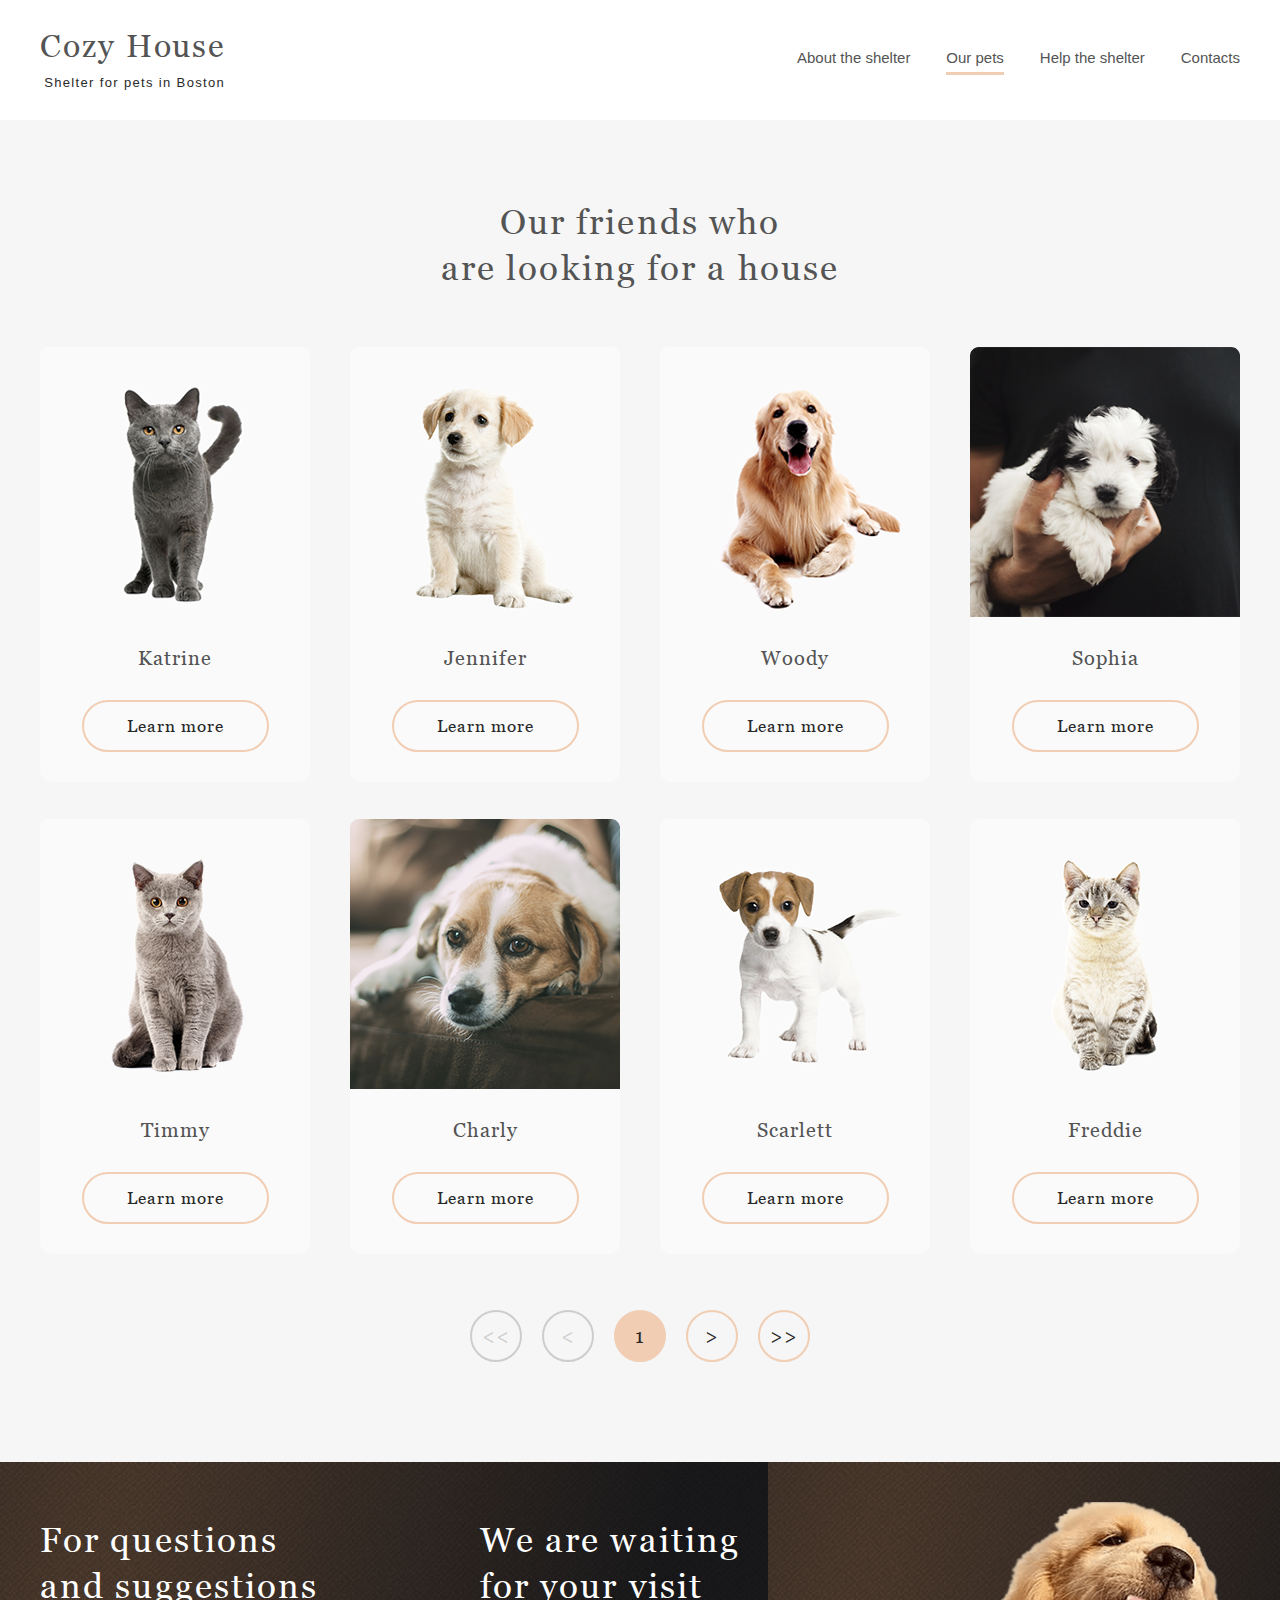
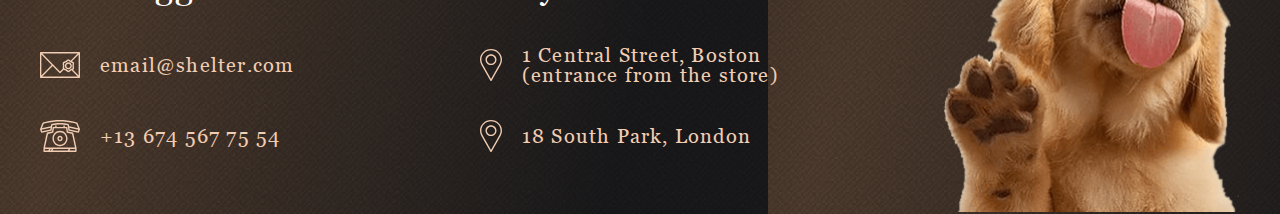
<file: pages/main/pets.html>
<!DOCTYPE html>
<html lang="en">
<head>
  <meta charset="UTF-8">
  <meta http-equiv="X-UA-Compatible" content="IE=edge">
  <meta name="viewport" content="width=device-width, initial-scale=1.0">
  <link rel="stylesheet" href="./pets.css">
  <title>Pets</title>
</head>
<body>
  <div class="wrapper">
    <div class="header-container">
      <header class="header">
        <div class="header-logo">
          <h1 class="header-logo__title title">
            <a href="../../index.html" class="header-logo__link">Cozy House</a>
          </h1>
          <p class="header-logo__subtitle">Shelter for pets in Boston</p>
        </div>
        <nav class="header-nav">
          <a href="../../index.html" class="header-nav__link">About the shelter</a>
          <a href="./pages/pets/pets.html" class="header-nav__link header-nav__link_choosed">Our pets</a>
          <a href="../../index.html#help" class="header-nav__link">Help the shelter</a>
          <a href="#contacts" class="header-nav__link">Contacts</a>
        </nav>
      </header>
    </div>
    <main id="pets" class="pets">
      <div class="pets-container">

        <h3 class="pets__title title">Our friends who<br>
          are looking for a house</h3>

          <div class="cards-conatiner">
            <div class="pets-card">
              <img src="../../assets/images/pets-katrine.png" alt="" class="pets-card__img">
              <h4 class="pets-card__title title">Katrine</h4>
              <button class="pets-card__button button">Learn more</button>
            </div>
            <div class="pets-card">
              <img src="../../assets/images/pets-jennifer.png" alt="" class="pets-card__img">
              <h4 class="pets-card__title title">Jennifer</h4>
              <button class="pets-card__button button">Learn more</button>
            </div>
            <div class="pets-card">
              <img src="../../assets/images/pets-woody.png" alt="" class="pets-card__img">
              <h4 class="pets-card__title title">Woody</h4>
              <button class="pets-card__button button">Learn more</button>
            </div>
            <div class="pets-card">
              <img src="../../assets/images/pets-sophia.png" alt="" class="pets-card__img">
              <h4 class="pets-card__title title">Sophia</h4>
              <button class="pets-card__button button">Learn more</button>
            </div>
            <div class="pets-card">
              <img src="../../assets/images/pets-timmy.png" alt="" class="pets-card__img">
              <h4 class="pets-card__title title">Timmy</h4>
              <button class="pets-card__button button">Learn more</button>
            </div>
            <div class="pets-card">
              <img src="../../assets/images/pets-charly.png" alt="" class="pets-card__img">
              <h4 class="pets-card__title title">Charly</h4>
              <button class="pets-card__button button">Learn more</button>
            </div>
            <div class="pets-card">
              <img src="../../assets/images/pets-scarlet.png" alt="" class="pets-card__img">
              <h4 class="pets-card__title title">Scarlett</h4>
              <button class="pets-card__button button">Learn more</button>
            </div>
            <div class="pets-card">
              <img src="../../assets/images/pets-freddie.png" alt="" class="pets-card__img">
              <h4 class="pets-card__title title">Freddie</h4>
              <button class="pets-card__button button">Learn more</button>
            </div>
          </div>
          
          <div class="buttons-container">
            <button class="pets__button pets__button_inactive button">&lt&lt</button>
            <button class="pets__button pets__button_inactive button">&lt</button>
            <button class="pets__button pets__button_active button">1</button>
            <button class="pets__button button">&gt</button>
            <button class="pets__button button">&gt&gt</button>
          </div>
    
    </div>
    </main>
    <footer id="contacts" class="footer">
      <div class="footer-container">
        <h3 class="footer__title title">For questions
        <br> and suggestions
        </h3>
        <a href="mailto:email@shelter.com"class="footer-link">
          <div class="footer-content">
            <svg width="40" height="32" viewBox="0 0 40 32" fill="none" xmlns="http://www.w3.org/2000/svg">
            <path d="M39.315 3H0.684964C0.5033 3 0.329077 3.07325 0.200621 3.20362C0.0721657 3.334 0 3.51084 0 3.69522V28.3048C0 28.4892 0.0721657 28.666 0.200621 28.7964C0.329077 28.9268 0.5033 29 0.684964 29H39.315C39.4967 29 39.6709 28.9268 39.7994 28.7964C39.9278 28.666 40 28.4892 40 28.3048V3.69522C40 3.51084 39.9278 3.334 39.7994 3.20362C39.6709 3.07325 39.4967 3 39.315 3ZM32.5774 18.0331C32.6846 18.5259 32.7954 19.0355 32.6513 19.2882C32.4966 19.5596 31.9966 19.7173 31.5131 19.8699C31.1316 19.9902 30.7373 20.1147 30.3857 20.3212C30.0461 20.5206 29.7523 20.8001 29.4683 21.0704C29.0772 21.4426 28.7079 21.794 28.374 21.794C28.04 21.794 27.6706 21.4425 27.2797 21.0704C26.9956 20.8001 26.7018 20.5205 26.3622 20.3212C26.0107 20.1147 25.6163 19.9903 25.2348 19.8699C24.7513 19.7173 24.2513 19.5596 24.0967 19.2882C23.9526 19.0355 24.0633 18.5259 24.1705 18.0331C24.2584 17.6285 24.3493 17.2103 24.3493 16.7821C24.3493 16.354 24.2584 15.9356 24.1705 15.5311C24.0633 15.0383 23.9526 14.5288 24.0967 14.2759C24.2513 14.0046 24.7513 13.8468 25.2348 13.6942C25.6163 13.5739 26.0107 13.4494 26.3622 13.243C26.7018 13.0435 26.9956 12.764 27.2797 12.4937C27.6706 12.1216 28.04 11.7701 28.374 11.7701C28.7079 11.7701 29.0773 12.1216 29.4683 12.4937C29.7523 12.764 30.0461 13.0435 30.3857 13.243C30.7373 13.4493 31.1316 13.5738 31.5131 13.6941C31.9966 13.8467 32.4966 14.0045 32.6512 14.2758C32.7954 14.5286 32.6846 15.0381 32.5774 15.5309C32.4895 15.9354 32.3986 16.3537 32.3986 16.7819C32.3986 17.2102 32.4895 17.6286 32.5774 18.0331ZM30.5975 11.6608C30.5345 11.6024 30.4705 11.5416 30.4053 11.4795C29.8904 10.9896 29.2497 10.3798 28.374 10.3798C27.4982 10.3798 26.8575 10.9896 26.3426 11.4795C26.1045 11.7061 25.8796 11.9201 25.6761 12.0396C25.4574 12.168 25.1518 12.2645 24.8281 12.3666C24.1276 12.5876 23.3336 12.8381 22.9109 13.5797C22.5001 14.3004 22.6768 15.1134 22.8328 15.8307C22.9081 16.1777 22.9794 16.5055 22.9794 16.7821C22.9794 17.0587 22.9081 17.3866 22.8328 17.7336C22.6975 18.3556 22.5473 19.0496 22.7775 19.693L19.9997 22.5464L2.32449 4.39044H37.6748L30.5975 11.6608ZM11.7007 16L1.36993 26.6116V5.38812L11.7007 16ZM12.6635 16.989L19.5124 24.0242C19.5761 24.0896 19.6519 24.1416 19.7356 24.177C19.8192 24.2125 19.9089 24.2308 19.9996 24.2308C20.0902 24.2308 20.18 24.2125 20.2636 24.177C20.3472 24.1416 20.4231 24.0896 20.4868 24.0242L23.6841 20.7398C24.044 20.9494 24.4495 21.0781 24.8281 21.1976C25.1518 21.2997 25.4575 21.3962 25.6761 21.5245C25.8796 21.644 26.1044 21.8581 26.3426 22.0846C26.8575 22.5746 27.4982 23.1844 28.374 23.1844C29.2496 23.1844 29.8904 22.5746 30.4053 22.0846C30.6434 21.858 30.8682 21.644 31.0718 21.5244C31.2043 21.4466 31.3691 21.3806 31.5502 21.3179L37.675 27.6094H2.32431L12.6635 16.989ZM32.9664 20.7946C33.3117 20.6108 33.6223 20.3612 33.8371 19.9846C34.2479 19.2639 34.0711 18.4508 33.9151 17.7336C33.8398 17.3866 33.7686 17.0587 33.7686 16.7821C33.7686 16.5055 33.8398 16.1777 33.9151 15.8307C34.0711 15.1134 34.2479 14.3005 33.837 13.5797C33.4142 12.8381 32.6203 12.5876 31.9197 12.3666L31.8559 12.3463L38.6301 5.38738V26.6122L32.9664 20.7946Z" fill="#F1CDB3"/>
            <path d="M28.374 13.2424C26.451 13.2424 24.8865 14.8302 24.8865 16.782C24.8865 18.7337 26.451 20.3215 28.374 20.3215C30.297 20.3215 31.8614 18.7337 31.8614 16.782C31.8614 14.8302 30.2969 13.2424 28.374 13.2424ZM28.374 18.9311C27.2064 18.9311 26.2564 17.967 26.2564 16.782C26.2564 15.5969 27.2063 14.6328 28.374 14.6328C29.5416 14.6328 30.4915 15.5969 30.4915 16.782C30.4915 17.967 29.5415 18.9311 28.374 18.9311Z" fill="#F1CDB3"/>
          </svg>
            <p class="footer__text">email@shelter.com</p>
          </div> 
        </a>
        <a href="tel:+13 674 567 75 54"class="footer-link">
          <div class="footer-content">
            <svg width="40" height="32" viewBox="0 0 40 32" fill="none" xmlns="http://www.w3.org/2000/svg">
            <path d="M39.9461 8.89543L37.5102 2.9049C37.4685 2.80251 37.4043 2.71139 37.3226 2.63868C37.2408 2.56598 37.1437 2.51367 37.0389 2.48585L34.111 1.70799C25.5388 -0.569376 14.4609 -0.569281 5.88906 1.70799L2.96105 2.48585C2.85626 2.51367 2.75918 2.56598 2.67743 2.63868C2.59568 2.71139 2.53147 2.80251 2.48984 2.9049L0.0539764 8.89543C-0.0131281 9.06038 -0.0178273 9.24503 0.0407965 9.41333L1.01509 12.2089C1.07166 12.3713 1.18339 12.5075 1.32986 12.5925C1.47633 12.6775 1.64776 12.7056 1.8128 12.6717L11.0692 10.7747C11.2084 10.7462 11.3359 10.675 11.4348 10.5706C11.5337 10.4661 11.5993 10.3334 11.623 10.19L12.4245 5.32594C16.8365 4.18994 23.1635 4.18994 27.5753 5.32594L28.3769 10.19C28.4006 10.3335 28.4662 10.4663 28.5651 10.5707C28.664 10.6751 28.7915 10.7463 28.9307 10.7748L38.187 12.6718C38.3521 12.7056 38.5234 12.6774 38.6699 12.5924C38.8164 12.5075 38.9281 12.3714 38.9848 12.209L39.9592 9.41343C40.0178 9.2451 40.0131 9.06043 39.9461 8.89543ZM2.13193 11.1412L1.63183 9.70624L10.5973 7.78606L10.321 9.46295L2.13193 11.1412ZM11.6222 4.0568C11.4935 4.09314 11.3777 4.16636 11.2883 4.26784C11.1989 4.36933 11.1396 4.49486 11.1174 4.62969L10.848 6.26453L1.85991 8.1896L3.65015 3.78707L6.2409 3.09877C14.5991 0.878304 25.4007 0.878208 33.7593 3.09877L36.35 3.78707L38.1403 8.1896L29.1522 6.26453L28.8828 4.62969C28.8606 4.49487 28.8013 4.36936 28.7119 4.26788C28.6224 4.1664 28.5066 4.09318 28.378 4.0568C23.6016 2.70615 16.3984 2.70615 11.6222 4.0568ZM37.8681 11.1412L29.6792 9.46295L29.4028 7.78606L38.3682 9.70624L37.8681 11.1412Z" fill="#F1CDB3"/>
            <path d="M33.2901 13.1186C33.261 12.9842 33.1948 12.8612 33.0995 12.7643C33.0041 12.6673 32.8836 12.6005 32.7522 12.5717L27.9776 11.526L27.3764 7.51395C27.351 7.34431 27.2672 7.18959 27.1401 7.07781C27.013 6.96603 26.851 6.90458 26.6835 6.90458H24.814V5.96398C24.814 5.56724 24.5002 5.2456 24.1129 5.2456C23.7257 5.2456 23.4119 5.56724 23.4119 5.96398V6.90458H16.5882V5.96398C16.5882 5.56724 16.2744 5.2456 15.8871 5.2456C15.4999 5.2456 15.1861 5.56724 15.1861 5.96398V6.90458H13.3166C13.1491 6.90458 12.9871 6.96603 12.86 7.07781C12.7329 7.18959 12.6491 7.34431 12.6237 7.51395L12.0224 11.526L7.24791 12.5717C7.11654 12.6005 6.996 12.6673 6.90063 12.7643C6.80527 12.8612 6.73908 12.9842 6.70996 13.1186L3.46796 28.0878C3.45692 28.1389 3.45134 28.1911 3.45132 28.2434V31.2816C3.45132 31.4721 3.52519 31.6549 3.65666 31.7896C3.78814 31.9243 3.96645 32 4.15239 32H35.8477C36.0336 32 36.212 31.9243 36.3434 31.7896C36.4749 31.6549 36.5488 31.4721 36.5488 31.2816V28.2434C36.5488 28.1911 36.5432 28.1389 36.5321 28.0878L33.2901 13.1186ZM7.98131 13.8802L12.7885 12.8273C12.9276 12.7968 13.0544 12.7238 13.152 12.6178C13.2496 12.5118 13.3134 12.3779 13.335 12.2338L13.9183 8.34134H26.0819L26.6651 12.2338C26.6867 12.3779 26.7505 12.5118 26.8481 12.6178C26.9457 12.7238 27.0725 12.7968 27.2115 12.8273L32.0189 13.8802L34.9741 27.5251H5.0261L7.98131 13.8802ZM11.7966 28.9618L10.8935 30.5632H9.82782L10.7309 28.9618H11.7966ZM13.416 28.9618H28.6721L27.769 30.5632H12.513L13.416 28.9618ZM4.85345 28.9618H9.11142L8.20836 30.5632H4.85345V28.9618ZM29.3885 30.5632L30.2916 28.9618H35.1466V30.5632H29.3885Z" fill="#F1CDB3"/>
            <path d="M20 26.1606C24.1492 26.1606 27.5248 22.7016 27.5248 18.45C27.5248 14.1983 24.1492 10.7393 20 10.7393C15.8509 10.7393 12.4753 14.1983 12.4753 18.45C12.4753 22.7016 15.8509 26.1606 20 26.1606ZM20 12.1761C23.3761 12.1761 26.1227 14.9905 26.1227 18.45C26.1227 21.9094 23.3761 24.7238 20 24.7238C16.624 24.7238 13.8774 21.9094 13.8774 18.45C13.8774 14.9905 16.624 12.1761 20 12.1761Z" fill="#F1CDB3"/>
            <path d="M20 21.1847C21.4717 21.1847 22.6691 19.9578 22.6691 18.4497C22.6691 16.9416 21.4717 15.7147 20 15.7147C18.5283 15.7147 17.3309 16.9416 17.3309 18.4497C17.3309 19.9578 18.5283 21.1847 20 21.1847ZM20 17.1514C20.6987 17.1514 21.267 17.7338 21.267 18.4497C21.267 19.1656 20.6987 19.7479 20 19.7479C19.3014 19.7479 18.733 19.1656 18.733 18.4497C18.733 17.7339 19.3014 17.1514 20 17.1514Z" fill="#F1CDB3"/>
            </svg>
            <p class="footer__text">+13 674 567 75 54</p>
          </div>
        </a> 
      </div>
      <div class="footer-container">
        <h3 class="footer__title title">We are waiting
        <br> for your visit
        </h3>
        <a href="https://goo.gl/maps/37JiryD6Rw2s9n3L6"class="footer-link">
          <div class="footer-content">
            <svg width="22" height="32" viewBox="0 0 22 32" fill="none" xmlns="http://www.w3.org/2000/svg">
            <path d="M11 0C4.93475 0 3.05176e-05 4.78519 3.05176e-05 10.6667C3.05176e-05 12.4323 0.455262 14.1829 1.32067 15.7357L10.3985 31.6562C10.5193 31.8685 10.7496 32 11 32C11.2504 32 11.4807 31.8685 11.6016 31.6562L20.6827 15.7304C21.5448 14.1829 22 12.4323 22 10.6666C22 4.78519 17.0653 0 11 0ZM19.4762 15.0905L11 29.9557L2.52717 15.0964C1.7732 13.7435 1.37507 12.2116 1.37507 10.6667C1.37507 5.52019 5.69278 1.33337 11 1.33337C16.3073 1.33337 20.625 5.52025 20.625 10.6667C20.625 12.2116 20.2269 13.7435 19.4762 15.0905Z" fill="#F1CDB3"/>
            <path d="M11 5.33329C7.9674 5.33329 5.50008 7.72585 5.50008 10.6666C5.50008 13.6074 7.9674 16 11 16C14.0327 16 16.5 13.6074 16.5 10.6667C16.5 7.72592 14.0327 5.33329 11 5.33329ZM11 14.6667C8.72537 14.6667 6.87505 12.8724 6.87505 10.6667C6.87505 8.46092 8.72537 6.66667 11 6.66667C13.2747 6.66667 15.125 8.46092 15.125 10.6667C15.125 12.8724 13.2747 14.6667 11 14.6667Z" fill="#F1CDB3"/>
            </svg>
            <p class="footer__text">1 Central Street, Boston
            <br> (entrance from the store)</p>
          </div>
        </a>
        <a href="https://goo.gl/maps/Wd7zsXnMbVSrr4TF9"class="footer-link">
          <div class="footer-content">
            <svg width="22" height="32" viewBox="0 0 22 32" fill="none" xmlns="http://www.w3.org/2000/svg">
            <path d="M11 0C4.93475 0 3.05176e-05 4.78519 3.05176e-05 10.6667C3.05176e-05 12.4323 0.455262 14.1829 1.32067 15.7357L10.3985 31.6562C10.5193 31.8685 10.7496 32 11 32C11.2504 32 11.4807 31.8685 11.6016 31.6562L20.6827 15.7304C21.5448 14.1829 22 12.4323 22 10.6666C22 4.78519 17.0653 0 11 0ZM19.4762 15.0905L11 29.9557L2.52717 15.0964C1.7732 13.7435 1.37507 12.2116 1.37507 10.6667C1.37507 5.52019 5.69278 1.33337 11 1.33337C16.3073 1.33337 20.625 5.52025 20.625 10.6667C20.625 12.2116 20.2269 13.7435 19.4762 15.0905Z" fill="#F1CDB3"/>
            <path d="M11 5.33329C7.9674 5.33329 5.50008 7.72585 5.50008 10.6666C5.50008 13.6074 7.9674 16 11 16C14.0327 16 16.5 13.6074 16.5 10.6667C16.5 7.72592 14.0327 5.33329 11 5.33329ZM11 14.6667C8.72537 14.6667 6.87505 12.8724 6.87505 10.6667C6.87505 8.46092 8.72537 6.66667 11 6.66667C13.2747 6.66667 15.125 8.46092 15.125 10.6667C15.125 12.8724 13.2747 14.6667 11 14.6667Z" fill="#F1CDB3"/>
            </svg>
            <p class="footer__text">18 South Park, London </p>
          </div>
        </a>
    </div>
      <img src="../../assets/images/footer-puppy.png" alt="" class="footer__img">
    </footer>
  </div>
  
</body>
</html>
</file>
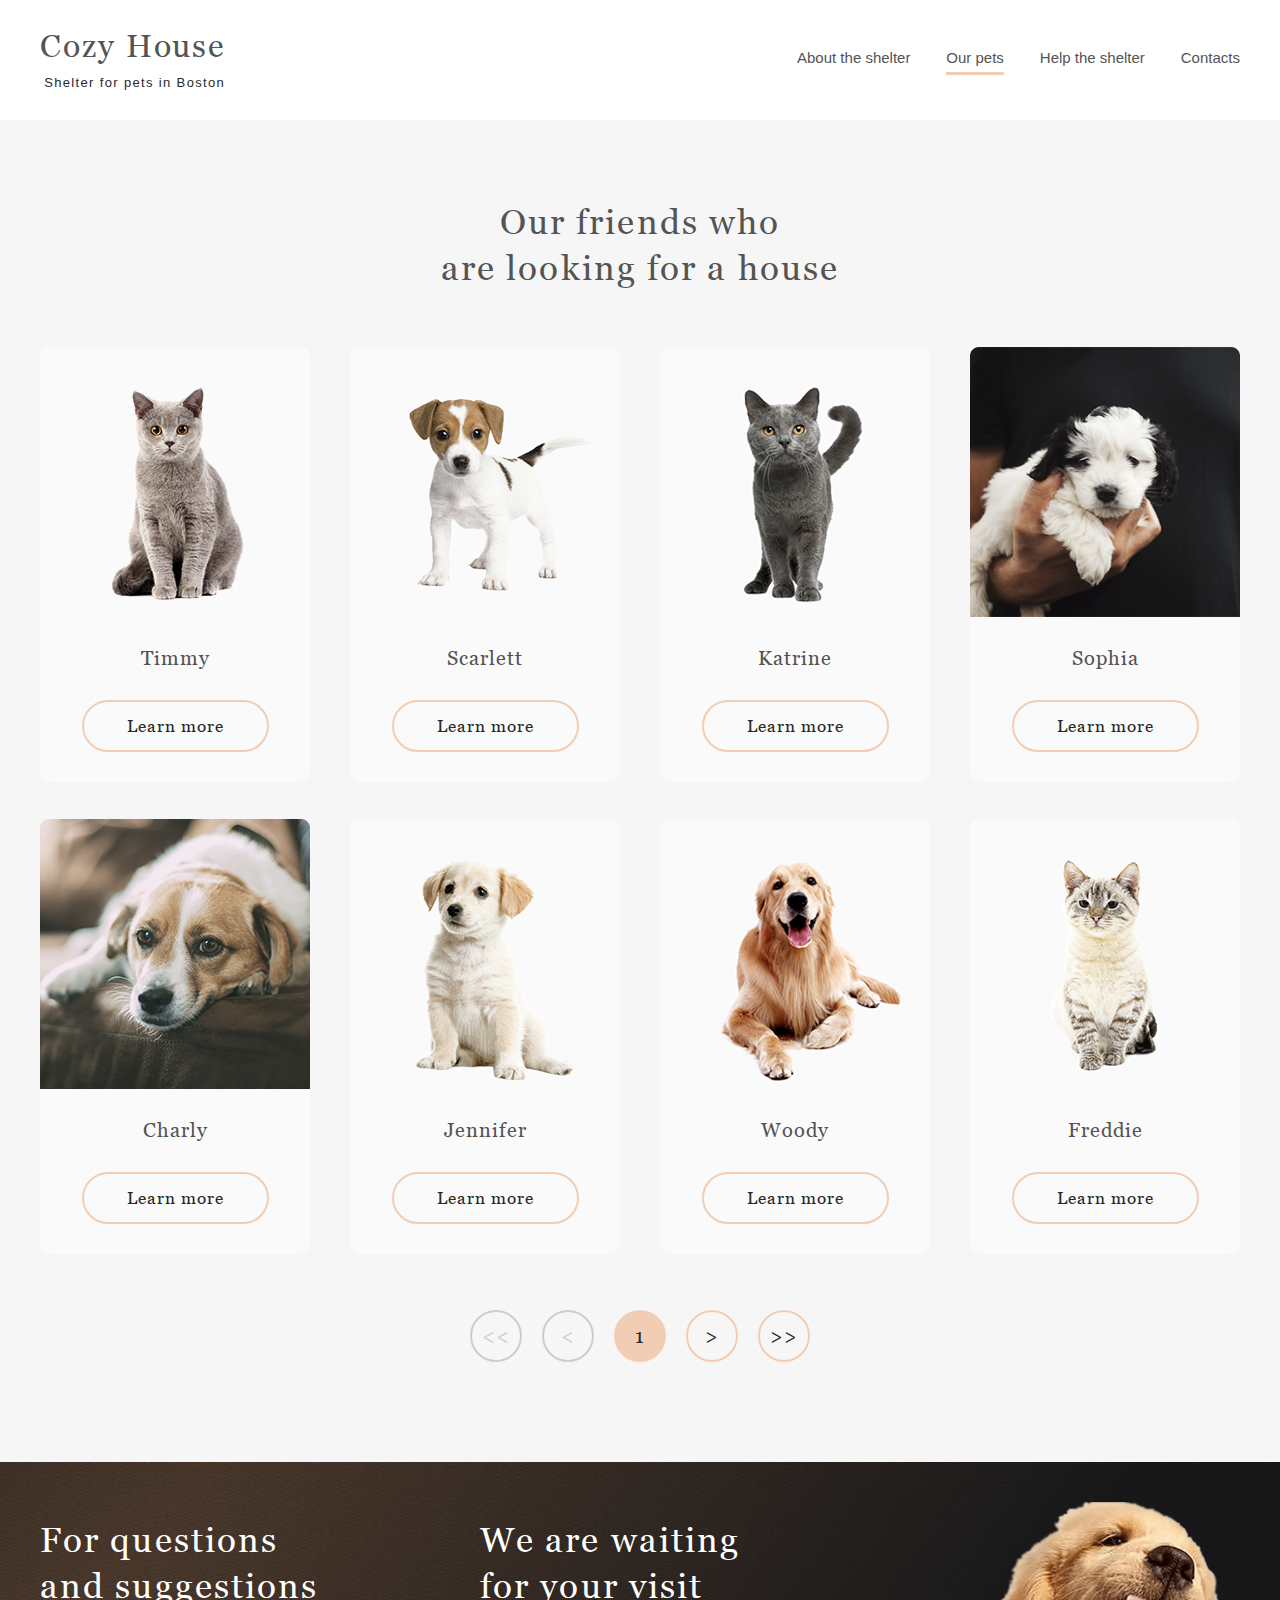
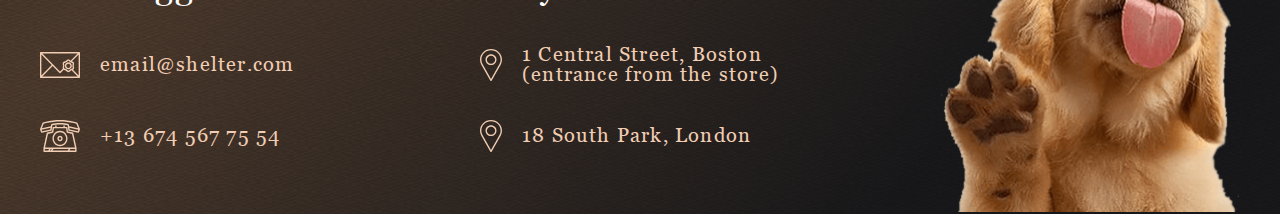
<file: pages/pets/pets.html>
<!DOCTYPE html>
<html lang="en">
<head>
  <meta charset="UTF-8">
  <meta http-equiv="X-UA-Compatible" content="IE=edge">
  <meta name="viewport" content="width=device-width, initial-scale=1.0">
  <link rel="stylesheet" href="./pets.css">
  <title>Pets</title>
</head>
<body>
  <div class="wrapper">
    <div class="menu-bg"></div>
    <div class="menu-cover">
      <div class="header-logo">
        <h1 class="header-logo__title title">
          <a href="../../index.html#start-screen" class="header-logo__link">Cozy House</a>
        </h1>
        <p class="header-logo__subtitle">Shelter for pets in Boston</p>
      </div>
      <div class="burger-menu_opened">
        <div class="top"></div>
        <div class="middle"></div>
        <div class="bottom"></div>
      </div>
      <nav class="burger-nav nav">
        <a href="../../index.html" class="burger-nav__link burger-nav__link_choosed">About the shelter</a>
        <a href="#" class="burger-nav__link">Our pets</a>
        <a href="../../index.html#help" class="burger-nav__link">Help the shelter</a>
        <a href="#contacts" class="burger-nav__link">Contacts</a>
      </nav>
    </div>

    <div class="header-container">
      <header class="header">
        <div class="header-logo">
          <h1 class="header-logo__title title">
            <a href="../../index.html" class="header-logo__link">Cozy House</a>
          </h1>
          <p class="header-logo__subtitle">Shelter for pets in Boston</p>
        </div>

        <div class="burger-menu">
          <div class="top"></div>
          <div class="middle"></div>
          <div class="bottom"></div>
        </div>

        <div class="menu-cover">
          
        </div>

        <nav class="header-nav">
          <a href="../../index.html" class="header-nav__link">About the shelter</a>
          <a href="#" class="header-nav__link header-nav__link_choosed">Our pets</a>
          <a href="../../index.html#help" class="header-nav__link">Help the shelter</a>
          <a href="#contacts" class="header-nav__link">Contacts</a>
        </nav>
      </header>
    </div>
    <main id="pets" class="pets">
      <div class="pets-container">

        <h3 class="pets__title title">Our friends who<br>
          are looking for a house</h3>

          <div class="cards-conatiner">
            <div class="pets-card" id="5">
              <img src="../../assets/images/pets-katrine.png" alt="" class="pets-card__img">
              <h4 class="pets-card__title title">Katrine</h4>
              <button class="pets-card__button button">Learn more</button>
            </div>
            <div class="pets-card" id="1">
              <img src="../../assets/images/pets-jennifer.png" alt="" class="pets-card__img">
              <h4 class="pets-card__title title">Jennifer</h4>
              <button class="pets-card__button button">Learn more</button>
            </div>
            <div class="pets-card" id="3">
              <img src="../../assets/images/pets-woody.png" alt="" class="pets-card__img">
              <h4 class="pets-card__title title">Woody</h4>
              <button class="pets-card__button button">Learn more</button>
            </div>
            <div class="pets-card" id="2">
              <img src="../../assets/images/pets-sophia.png" alt="" class="pets-card__img">
              <h4 class="pets-card__title title">Sophia</h4>
              <button class="pets-card__button button">Learn more</button>
            </div>
            <div class="pets-card" id="6">
              <img src="../../assets/images/pets-timmy.png" alt="" class="pets-card__img">
              <h4 class="pets-card__title title">Timmy</h4>
              <button class="pets-card__button button">Learn more</button>
            </div>
            <div class="pets-card" id="0">
              <img src="../../assets/images/pets-charly.png" alt="" class="pets-card__img">
              <h4 class="pets-card__title title">Charly</h4>
              <button class="pets-card__button button">Learn more</button>
            </div>
            <div class="pets-card" id="4">
              <img src="../../assets/images/pets-scarlet.png" alt="" class="pets-card__img">
              <h4 class="pets-card__title title">Scarlett</h4>
              <button class="pets-card__button button">Learn more</button>
            </div>
            <div class="pets-card" id="7">
              <img src="../../assets/images/pets-freddie.png" alt="" class="pets-card__img">
              <h4 class="pets-card__title title">Freddie</h4>
              <button class="pets-card__button button">Learn more</button>
            </div>
          </div>
          
          <div class="buttons-container">
            <button class="pets__button pets__button_inactive button first-button">&lt&lt</button>
            <button class="pets__button pets__button_inactive button left-button">&lt</button>
            <button class="pets__button pets__button_active button current-button">1</button>
            <button class="pets__button button right-button">&gt</button>
            <button class="pets__button button last-button">&gt&gt</button>
          </div>
    
    </div>
    </main>
    <footer id="contacts" class="footer">
      <div class="container">
        <div class="footer-container">
          <h3 class="footer__title title">For questions and suggestions
          </h3>
          <a href="mailto:email@shelter.com"class="footer-link">
            <div class="footer-content">
              <svg width="40" height="32" viewBox="0 0 40 32" fill="none" xmlns="http://www.w3.org/2000/svg">
              <path d="M39.315 3H0.684964C0.5033 3 0.329077 3.07325 0.200621 3.20362C0.0721657 3.334 0 3.51084 0 3.69522V28.3048C0 28.4892 0.0721657 28.666 0.200621 28.7964C0.329077 28.9268 0.5033 29 0.684964 29H39.315C39.4967 29 39.6709 28.9268 39.7994 28.7964C39.9278 28.666 40 28.4892 40 28.3048V3.69522C40 3.51084 39.9278 3.334 39.7994 3.20362C39.6709 3.07325 39.4967 3 39.315 3ZM32.5774 18.0331C32.6846 18.5259 32.7954 19.0355 32.6513 19.2882C32.4966 19.5596 31.9966 19.7173 31.5131 19.8699C31.1316 19.9902 30.7373 20.1147 30.3857 20.3212C30.0461 20.5206 29.7523 20.8001 29.4683 21.0704C29.0772 21.4426 28.7079 21.794 28.374 21.794C28.04 21.794 27.6706 21.4425 27.2797 21.0704C26.9956 20.8001 26.7018 20.5205 26.3622 20.3212C26.0107 20.1147 25.6163 19.9903 25.2348 19.8699C24.7513 19.7173 24.2513 19.5596 24.0967 19.2882C23.9526 19.0355 24.0633 18.5259 24.1705 18.0331C24.2584 17.6285 24.3493 17.2103 24.3493 16.7821C24.3493 16.354 24.2584 15.9356 24.1705 15.5311C24.0633 15.0383 23.9526 14.5288 24.0967 14.2759C24.2513 14.0046 24.7513 13.8468 25.2348 13.6942C25.6163 13.5739 26.0107 13.4494 26.3622 13.243C26.7018 13.0435 26.9956 12.764 27.2797 12.4937C27.6706 12.1216 28.04 11.7701 28.374 11.7701C28.7079 11.7701 29.0773 12.1216 29.4683 12.4937C29.7523 12.764 30.0461 13.0435 30.3857 13.243C30.7373 13.4493 31.1316 13.5738 31.5131 13.6941C31.9966 13.8467 32.4966 14.0045 32.6512 14.2758C32.7954 14.5286 32.6846 15.0381 32.5774 15.5309C32.4895 15.9354 32.3986 16.3537 32.3986 16.7819C32.3986 17.2102 32.4895 17.6286 32.5774 18.0331ZM30.5975 11.6608C30.5345 11.6024 30.4705 11.5416 30.4053 11.4795C29.8904 10.9896 29.2497 10.3798 28.374 10.3798C27.4982 10.3798 26.8575 10.9896 26.3426 11.4795C26.1045 11.7061 25.8796 11.9201 25.6761 12.0396C25.4574 12.168 25.1518 12.2645 24.8281 12.3666C24.1276 12.5876 23.3336 12.8381 22.9109 13.5797C22.5001 14.3004 22.6768 15.1134 22.8328 15.8307C22.9081 16.1777 22.9794 16.5055 22.9794 16.7821C22.9794 17.0587 22.9081 17.3866 22.8328 17.7336C22.6975 18.3556 22.5473 19.0496 22.7775 19.693L19.9997 22.5464L2.32449 4.39044H37.6748L30.5975 11.6608ZM11.7007 16L1.36993 26.6116V5.38812L11.7007 16ZM12.6635 16.989L19.5124 24.0242C19.5761 24.0896 19.6519 24.1416 19.7356 24.177C19.8192 24.2125 19.9089 24.2308 19.9996 24.2308C20.0902 24.2308 20.18 24.2125 20.2636 24.177C20.3472 24.1416 20.4231 24.0896 20.4868 24.0242L23.6841 20.7398C24.044 20.9494 24.4495 21.0781 24.8281 21.1976C25.1518 21.2997 25.4575 21.3962 25.6761 21.5245C25.8796 21.644 26.1044 21.8581 26.3426 22.0846C26.8575 22.5746 27.4982 23.1844 28.374 23.1844C29.2496 23.1844 29.8904 22.5746 30.4053 22.0846C30.6434 21.858 30.8682 21.644 31.0718 21.5244C31.2043 21.4466 31.3691 21.3806 31.5502 21.3179L37.675 27.6094H2.32431L12.6635 16.989ZM32.9664 20.7946C33.3117 20.6108 33.6223 20.3612 33.8371 19.9846C34.2479 19.2639 34.0711 18.4508 33.9151 17.7336C33.8398 17.3866 33.7686 17.0587 33.7686 16.7821C33.7686 16.5055 33.8398 16.1777 33.9151 15.8307C34.0711 15.1134 34.2479 14.3005 33.837 13.5797C33.4142 12.8381 32.6203 12.5876 31.9197 12.3666L31.8559 12.3463L38.6301 5.38738V26.6122L32.9664 20.7946Z" fill="#F1CDB3"/>
              <path d="M28.374 13.2424C26.451 13.2424 24.8865 14.8302 24.8865 16.782C24.8865 18.7337 26.451 20.3215 28.374 20.3215C30.297 20.3215 31.8614 18.7337 31.8614 16.782C31.8614 14.8302 30.2969 13.2424 28.374 13.2424ZM28.374 18.9311C27.2064 18.9311 26.2564 17.967 26.2564 16.782C26.2564 15.5969 27.2063 14.6328 28.374 14.6328C29.5416 14.6328 30.4915 15.5969 30.4915 16.782C30.4915 17.967 29.5415 18.9311 28.374 18.9311Z" fill="#F1CDB3"/>
            </svg>
              <p class="footer__text">email@shelter.com</p>
            </div> 
          </a>
          <a href="tel:+13 674 567 75 54"class="footer-link">
            <div class="footer-content">
              <svg width="40" height="32" viewBox="0 0 40 32" fill="none" xmlns="http://www.w3.org/2000/svg">
              <path d="M39.9461 8.89543L37.5102 2.9049C37.4685 2.80251 37.4043 2.71139 37.3226 2.63868C37.2408 2.56598 37.1437 2.51367 37.0389 2.48585L34.111 1.70799C25.5388 -0.569376 14.4609 -0.569281 5.88906 1.70799L2.96105 2.48585C2.85626 2.51367 2.75918 2.56598 2.67743 2.63868C2.59568 2.71139 2.53147 2.80251 2.48984 2.9049L0.0539764 8.89543C-0.0131281 9.06038 -0.0178273 9.24503 0.0407965 9.41333L1.01509 12.2089C1.07166 12.3713 1.18339 12.5075 1.32986 12.5925C1.47633 12.6775 1.64776 12.7056 1.8128 12.6717L11.0692 10.7747C11.2084 10.7462 11.3359 10.675 11.4348 10.5706C11.5337 10.4661 11.5993 10.3334 11.623 10.19L12.4245 5.32594C16.8365 4.18994 23.1635 4.18994 27.5753 5.32594L28.3769 10.19C28.4006 10.3335 28.4662 10.4663 28.5651 10.5707C28.664 10.6751 28.7915 10.7463 28.9307 10.7748L38.187 12.6718C38.3521 12.7056 38.5234 12.6774 38.6699 12.5924C38.8164 12.5075 38.9281 12.3714 38.9848 12.209L39.9592 9.41343C40.0178 9.2451 40.0131 9.06043 39.9461 8.89543ZM2.13193 11.1412L1.63183 9.70624L10.5973 7.78606L10.321 9.46295L2.13193 11.1412ZM11.6222 4.0568C11.4935 4.09314 11.3777 4.16636 11.2883 4.26784C11.1989 4.36933 11.1396 4.49486 11.1174 4.62969L10.848 6.26453L1.85991 8.1896L3.65015 3.78707L6.2409 3.09877C14.5991 0.878304 25.4007 0.878208 33.7593 3.09877L36.35 3.78707L38.1403 8.1896L29.1522 6.26453L28.8828 4.62969C28.8606 4.49487 28.8013 4.36936 28.7119 4.26788C28.6224 4.1664 28.5066 4.09318 28.378 4.0568C23.6016 2.70615 16.3984 2.70615 11.6222 4.0568ZM37.8681 11.1412L29.6792 9.46295L29.4028 7.78606L38.3682 9.70624L37.8681 11.1412Z" fill="#F1CDB3"/>
              <path d="M33.2901 13.1186C33.261 12.9842 33.1948 12.8612 33.0995 12.7643C33.0041 12.6673 32.8836 12.6005 32.7522 12.5717L27.9776 11.526L27.3764 7.51395C27.351 7.34431 27.2672 7.18959 27.1401 7.07781C27.013 6.96603 26.851 6.90458 26.6835 6.90458H24.814V5.96398C24.814 5.56724 24.5002 5.2456 24.1129 5.2456C23.7257 5.2456 23.4119 5.56724 23.4119 5.96398V6.90458H16.5882V5.96398C16.5882 5.56724 16.2744 5.2456 15.8871 5.2456C15.4999 5.2456 15.1861 5.56724 15.1861 5.96398V6.90458H13.3166C13.1491 6.90458 12.9871 6.96603 12.86 7.07781C12.7329 7.18959 12.6491 7.34431 12.6237 7.51395L12.0224 11.526L7.24791 12.5717C7.11654 12.6005 6.996 12.6673 6.90063 12.7643C6.80527 12.8612 6.73908 12.9842 6.70996 13.1186L3.46796 28.0878C3.45692 28.1389 3.45134 28.1911 3.45132 28.2434V31.2816C3.45132 31.4721 3.52519 31.6549 3.65666 31.7896C3.78814 31.9243 3.96645 32 4.15239 32H35.8477C36.0336 32 36.212 31.9243 36.3434 31.7896C36.4749 31.6549 36.5488 31.4721 36.5488 31.2816V28.2434C36.5488 28.1911 36.5432 28.1389 36.5321 28.0878L33.2901 13.1186ZM7.98131 13.8802L12.7885 12.8273C12.9276 12.7968 13.0544 12.7238 13.152 12.6178C13.2496 12.5118 13.3134 12.3779 13.335 12.2338L13.9183 8.34134H26.0819L26.6651 12.2338C26.6867 12.3779 26.7505 12.5118 26.8481 12.6178C26.9457 12.7238 27.0725 12.7968 27.2115 12.8273L32.0189 13.8802L34.9741 27.5251H5.0261L7.98131 13.8802ZM11.7966 28.9618L10.8935 30.5632H9.82782L10.7309 28.9618H11.7966ZM13.416 28.9618H28.6721L27.769 30.5632H12.513L13.416 28.9618ZM4.85345 28.9618H9.11142L8.20836 30.5632H4.85345V28.9618ZM29.3885 30.5632L30.2916 28.9618H35.1466V30.5632H29.3885Z" fill="#F1CDB3"/>
              <path d="M20 26.1606C24.1492 26.1606 27.5248 22.7016 27.5248 18.45C27.5248 14.1983 24.1492 10.7393 20 10.7393C15.8509 10.7393 12.4753 14.1983 12.4753 18.45C12.4753 22.7016 15.8509 26.1606 20 26.1606ZM20 12.1761C23.3761 12.1761 26.1227 14.9905 26.1227 18.45C26.1227 21.9094 23.3761 24.7238 20 24.7238C16.624 24.7238 13.8774 21.9094 13.8774 18.45C13.8774 14.9905 16.624 12.1761 20 12.1761Z" fill="#F1CDB3"/>
              <path d="M20 21.1847C21.4717 21.1847 22.6691 19.9578 22.6691 18.4497C22.6691 16.9416 21.4717 15.7147 20 15.7147C18.5283 15.7147 17.3309 16.9416 17.3309 18.4497C17.3309 19.9578 18.5283 21.1847 20 21.1847ZM20 17.1514C20.6987 17.1514 21.267 17.7338 21.267 18.4497C21.267 19.1656 20.6987 19.7479 20 19.7479C19.3014 19.7479 18.733 19.1656 18.733 18.4497C18.733 17.7339 19.3014 17.1514 20 17.1514Z" fill="#F1CDB3"/>
              </svg>
              <p class="footer__text">+13 674 567 75 54</p>
            </div>
          </a> 
        </div>
        <div class="footer-container container-address">
          <h3 class="footer__title title">We are waiting for your visit
          </h3>
          <a href="https://goo.gl/maps/37JiryD6Rw2s9n3L6"class="footer-link">
            <div class="footer-content ">
              <svg width="22" height="32" viewBox="0 0 22 32" fill="none" xmlns="http://www.w3.org/2000/svg">
              <path d="M11 0C4.93475 0 3.05176e-05 4.78519 3.05176e-05 10.6667C3.05176e-05 12.4323 0.455262 14.1829 1.32067 15.7357L10.3985 31.6562C10.5193 31.8685 10.7496 32 11 32C11.2504 32 11.4807 31.8685 11.6016 31.6562L20.6827 15.7304C21.5448 14.1829 22 12.4323 22 10.6666C22 4.78519 17.0653 0 11 0ZM19.4762 15.0905L11 29.9557L2.52717 15.0964C1.7732 13.7435 1.37507 12.2116 1.37507 10.6667C1.37507 5.52019 5.69278 1.33337 11 1.33337C16.3073 1.33337 20.625 5.52025 20.625 10.6667C20.625 12.2116 20.2269 13.7435 19.4762 15.0905Z" fill="#F1CDB3"/>
              <path d="M11 5.33329C7.9674 5.33329 5.50008 7.72585 5.50008 10.6666C5.50008 13.6074 7.9674 16 11 16C14.0327 16 16.5 13.6074 16.5 10.6667C16.5 7.72592 14.0327 5.33329 11 5.33329ZM11 14.6667C8.72537 14.6667 6.87505 12.8724 6.87505 10.6667C6.87505 8.46092 8.72537 6.66667 11 6.66667C13.2747 6.66667 15.125 8.46092 15.125 10.6667C15.125 12.8724 13.2747 14.6667 11 14.6667Z" fill="#F1CDB3"/>
              </svg>
              <p class="footer__text">1 Central Street, Boston
              <br> (entrance from the store)</p>
            </div>
          </a>
          <a href="https://goo.gl/maps/Wd7zsXnMbVSrr4TF9"class="footer-link">
            <div class="footer-content">
              <svg width="22" height="32" viewBox="0 0 22 32" fill="none" xmlns="http://www.w3.org/2000/svg">
              <path d="M11 0C4.93475 0 3.05176e-05 4.78519 3.05176e-05 10.6667C3.05176e-05 12.4323 0.455262 14.1829 1.32067 15.7357L10.3985 31.6562C10.5193 31.8685 10.7496 32 11 32C11.2504 32 11.4807 31.8685 11.6016 31.6562L20.6827 15.7304C21.5448 14.1829 22 12.4323 22 10.6666C22 4.78519 17.0653 0 11 0ZM19.4762 15.0905L11 29.9557L2.52717 15.0964C1.7732 13.7435 1.37507 12.2116 1.37507 10.6667C1.37507 5.52019 5.69278 1.33337 11 1.33337C16.3073 1.33337 20.625 5.52025 20.625 10.6667C20.625 12.2116 20.2269 13.7435 19.4762 15.0905Z" fill="#F1CDB3"/>
              <path d="M11 5.33329C7.9674 5.33329 5.50008 7.72585 5.50008 10.6666C5.50008 13.6074 7.9674 16 11 16C14.0327 16 16.5 13.6074 16.5 10.6667C16.5 7.72592 14.0327 5.33329 11 5.33329ZM11 14.6667C8.72537 14.6667 6.87505 12.8724 6.87505 10.6667C6.87505 8.46092 8.72537 6.66667 11 6.66667C13.2747 6.66667 15.125 8.46092 15.125 10.6667C15.125 12.8724 13.2747 14.6667 11 14.6667Z" fill="#F1CDB3"/>
              </svg>
              <p class="footer__text">18 South Park, London </p>
            </div>
          </a>
        </div>
        <img src="../../assets/images/footer-puppy.png" alt="" class="footer__img">
      </div>
      
    </footer>
    <div class="modal">
    </div>
  </div>
  <script src="./burger_pets.js"></script>
  <script src="./pagination_pets.js"></script>
  <script src="./popup_pets.js"></script>
</body>
</html>
</file>
<file: style.css>
* {
  padding: 0;
  margin: 0;
  border: 0;
}

*, *:before, *:after {
  -webkit-box-sizing: border-box;
  box-sizing: border-box;
}

:focus, :active {
  outline: none;
}

a:focus, a:active {
  outline: none;
}

a {
  color: #ffffff;
}

nav, footer, header, aside {
  display: block;
}

html, body {
  height: 100%;
  width: 100%;
  font-size: 100%;
  line-height: 1;
  font-size: 14px;
  -ms-text-size-adjust: 100%;
  -moz-text-size-adjust: 100%;
  -webkit-text-size-adjust: 100%;
}

input, button, textarea {
  font-family: inherit;
}

input:-ms-clear {
  display: none;
}

button {
  cursor: pointer;
}

button:-moz-focus-inner {
  padding: 0;
  border: 0;
}

a, a:visited {
  text-decoration: none;
}

a:hover {
  text-decoration: none;
}

ul li {
  list-style: none;
}

img {
  vertical-align: top;
}

h1, h2, h3, h4, h5, h6 {
  font-size: inherit;
  font-weight: 400;
}

@font-face {
  font-family: 'Arial Regular';
  src: url("ArialMT.eot");
  src: url("ArialMT.eot?#iefix") format("embedded-opentype"), url("./assets/fonts/ArialMT.woff") format("woff"), url("./assets/fonts/ArialMT.ttf") format("truetype");
  font-weight: normal;
  font-style: normal;
}

@font-face {
  font-family: 'Arial Italic';
  src: url("Arial-ItalicMT.eot");
  src: url("Arial-ItalicMT.eot?#iefix") format("embedded-opentype"), url("./assets/fonts/Arial-ItalicMT.woff") format("woff"), url("./assets/fonts/Arial-ItalicMT.ttf") format("truetype");
  font-weight: normal;
  font-style: normal;
}

@font-face {
  font-family: 'Georgia';
  src: url("Georgia.eot");
  src: url("Georgia.eot?#iefix") format("embedded-opentype"), url("./assets/fonts/Georgia.woff") format("woff"), url("./assets/fonts/Georgia.ttf") format("truetype");
  font-weight: normal;
  font-style: normal;
}

.start-screen .start-container .start-content .button:hover, .pets .pets-container .pets-content__button:hover, .pets .pets-container .pets-content .cards-conatiner .carousel .pets-card__button:hover, .pets .pets-container .pets-content .cards-conatiner .carousel .pets-card .pets-card:hover, .pets .pets-container .pets__button:hover, .modal-window .button:hover {
  background: #FDDCC4;
  border: 2px solid #FDDCC4;
}

.menu-cover, .menu-cover .header-logo, .menu-cover_active, .menu-cover_active .header-logo, .burger-nav, .start-screen .header, .start-screen .header .burger-menu, .start-screen .header .burger-menu_active, .start-screen .header .header-nav, .start-screen .start-container, .start-screen .start-container .start-content, .about .about-container, .about .about-container .about-content, .pets .pets-container, .pets .pets-container .pets-content, .pets .pets-container .pets-content__button, .pets .pets-container .pets-content .cards-conatiner .carousel, .pets .pets-container .pets-content .cards-conatiner .carousel .pets-card, .help, .help .icons-container, .help .icons-container .help-icon, .donation, .donation .donation-container, .donation .donation-container .donation-content, .donation .donation-container .donation-content .donation-button, .footer .container, .footer .container .footer-container, .footer .container .footer-container .footer-content, .modal-window {
  display: -webkit-box;
  display: -ms-flexbox;
  display: flex;
  -webkit-box-pack: justify;
      -ms-flex-pack: justify;
          justify-content: space-between;
}

.help .icons-container .help-icon__title, .footer .container .footer-container .footer-content {
  font-size: 20px;
  text-align: center;
  letter-spacing: 0.06em;
}

* {
  scroll-behavior: smooth;
}

.hidden {
  overflow: hidden;
}

body {
  background: #B2B2B2;
}

a {
  color: #292929;
}

.wrapper {
  display: -webkit-box;
  display: -ms-flexbox;
  display: flex;
  -webkit-box-orient: vertical;
  -webkit-box-direction: normal;
      -ms-flex-direction: column;
          flex-direction: column;
  max-width: 1280px;
  height: auto;
  margin: auto;
  font-family: 'Arial', Helvetica, sans-serif;
  font-size: 15px;
}

.title {
  font-family: 'Georgia', 'Times New Roman', Times, serif;
  font-size: 35px;
  line-height: 45.5px;
  color: #545454;
  letter-spacing: 0.06em;
}

@media (max-width: 767.5px) {
  .title {
    font-size: 25px;
    line-height: 130%;
    text-align: center;
  }
}

.text {
  font-family: 'Arial', Helvetica, sans-serif;
  font-size: 15px;
  line-height: 24px;
}

@media (max-width: 767.5px) {
  .text {
    font-size: 15px;
    line-height: 160%;
    text-align: center;
  }
}

.start-screen, .about, .pets, .help, .donation, .footer {
  padding: 80px 40px 100px;
}

@media (max-width: 1279.5px) {
  .start-screen, .about, .pets, .help, .donation, .footer {
    padding: 80px 30px 100px;
  }
}

@media (max-width: 767.5px) {
  .start-screen, .about, .pets, .help, .donation, .footer {
    padding: 42px 10px;
  }
}

.menu-bg {
  display: none;
}

.menu-bg_active {
  display: block;
  position: fixed;
  width: 100vw;
  height: 100vh;
  z-index: 2;
  background: rgba(0, 0, 0, 0.65);
}

.menu-cover {
  position: fixed;
  -webkit-box-orient: vertical;
  -webkit-box-direction: normal;
      -ms-flex-direction: column;
          flex-direction: column;
  z-index: 0;
  right: -320px;
  width: 320px;
  height: 100vh;
  -webkit-transition: 0.5s;
  transition: 0.5s;
  background: url(./assets/images/start-screen-background.png) no-repeat 0 0/auto 100%;
}

.menu-cover .header-logo {
  width: 190px;
  height: 60px;
  position: relative;
  top: 30px;
  left: 10px;
  -webkit-box-orient: vertical;
  -webkit-box-direction: normal;
      -ms-flex-direction: column;
          flex-direction: column;
  padding: 0;
  text-align: right;
  letter-spacing: 0.06em;
}

.menu-cover .header-logo__title {
  font-size: 32px;
  line-height: 100%;
}

.menu-cover .header-logo__link {
  color: #F1CDB3;
}

.menu-cover .header-logo__subtitle {
  font-size: 13px;
  margin-top: 13px;
  line-height: 15px;
  letter-spacing: 0.1em;
  color: #FFFFFF;
}

.menu-cover_active {
  position: fixed;
  -webkit-box-orient: vertical;
  -webkit-box-direction: normal;
      -ms-flex-direction: column;
          flex-direction: column;
  z-index: 5;
  right: 0px;
  width: 320px;
  height: 100vh;
  -webkit-transition: 0.5s;
  transition: 0.5s;
  background: url(./assets/images/start-screen-background.png) no-repeat 0 0/auto 100%;
}

.menu-cover_active .header-logo {
  width: 190px;
  height: 60px;
  position: relative;
  top: 30px;
  left: 10px;
  -webkit-box-orient: vertical;
  -webkit-box-direction: normal;
      -ms-flex-direction: column;
          flex-direction: column;
  padding: 0;
  text-align: right;
  letter-spacing: 0.06em;
}

.menu-cover_active .header-logo__title {
  font-size: 32px;
  line-height: 100%;
}

.menu-cover_active .header-logo__link {
  color: #F1CDB3;
}

.menu-cover_active .header-logo__subtitle {
  font-size: 13px;
  margin-top: 13px;
  line-height: 15px;
  letter-spacing: 0.1em;
  color: #FFFFFF;
}

.burger-nav {
  -webkit-box-orient: vertical;
  -webkit-box-direction: normal;
      -ms-flex-direction: column;
          flex-direction: column;
  -webkit-box-align: center;
      -ms-flex-align: center;
          align-items: center;
  height: 327px;
  margin: 158px 39px auto;
  font-size: 32px;
  line-height: 160%;
}

.burger-nav__link {
  color: #CDCDCD;
}

.burger-nav__link:hover {
  color: #FFFFFF;
}

.burger-nav__link:active:after {
  color: #FFFFFF;
  content: "";
  display: block;
  height: 3px;
  width: 100%;
  background: #F1CDB3;
  margin-top: 4px;
}

.burger-nav__link_choosed {
  color: #FAFAFA;
}

.burger-nav__link_choosed:after {
  content: "";
  display: block;
  height: 3px;
  width: 100%;
  background: #F1CDB3;
  margin-top: 4px;
}

.start-screen {
  display: -webkit-box;
  display: -ms-flexbox;
  display: flex;
  -webkit-box-orient: vertical;
  -webkit-box-direction: normal;
      -ms-flex-direction: column;
          flex-direction: column;
  width: 100%;
  max-height: 908px;
  background: url(./assets/images/start-screen-background.png) no-repeat 0 0/auto 100%;
  color: #FFFFFF;
  padding-top: 60px;
}

@media (max-width: 1279.5px) {
  .start-screen {
    padding-top: 30px;
    padding-bottom: 0;
    min-height: 1165px;
  }
}

@media (max-width: 767.5px) {
  .start-screen {
    min-height: 823px;
    padding: 30px 10px 0;
  }
}

.start-screen .header {
  -webkit-box-align: center;
      -ms-flex-align: center;
          align-items: center;
  -ms-flex-item-align: center;
      -ms-grid-row-align: center;
      align-self: center;
  height: 60px;
  width: 100%;
  margin-bottom: 60px;
}

@media (max-width: 1279.5px) {
  .start-screen .header {
    margin: 0px 30px 60px;
  }
}

@media (max-width: 767.5px) {
  .start-screen .header {
    margin: 0px 30px 60px;
  }
}

.start-screen .header .header-logo {
  text-align: right;
}

.start-screen .header .header-logo__title {
  font-size: 32px;
  line-height: 110%;
  letter-spacing: 0.06em;
}

.start-screen .header .header-logo__link {
  color: #F1CDB3;
}

.start-screen .header .header-logo__subtitle {
  font-size: 13px;
  line-height: 15px;
  margin-top: 10px;
  letter-spacing: 0.1em;
}

@media (max-width: 767.5px) {
  .start-screen .header .header-logo {
    margin-left: 10px;
  }
}

.start-screen .header .burger-menu {
  position: relative;
  z-index: 10;
  width: 30px;
  height: 22px;
  -webkit-box-orient: vertical;
  -webkit-box-direction: normal;
      -ms-flex-direction: column;
          flex-direction: column;
  margin-right: 53px;
  -webkit-transition: 0.5s;
  transition: 0.5s;
  cursor: pointer;
}

.start-screen .header .burger-menu .top, .start-screen .header .burger-menu .middle, .start-screen .header .burger-menu .bottom {
  -webkit-transition: 0.5s;
  transition: 0.5s;
  height: 2px;
  width: 30px;
  background: #F1CDB3;
}

@media screen and (min-width: 767.5px) {
  .start-screen .header .burger-menu {
    display: none;
  }
}

.start-screen .header .burger-menu_active {
  width: 30px;
  height: 22px;
  -webkit-transform: rotate(90deg);
  transform: rotate(90deg);
  -webkit-transition: 0.5s;
  transition: 0.5s;
}

.start-screen .header .burger-menu_active .top, .start-screen .header .burger-menu_active .middle, .start-screen .header .burger-menu_active .bottom {
  -webkit-transition: 0.5s;
  transition: 0.5s;
  height: 2px;
  width: 30px;
  background: #F1CDB3;
}

.start-screen .header .header-nav {
  width: 443px;
}

.start-screen .header .header-nav__link {
  color: #CDCDCD;
}

.start-screen .header .header-nav__link:hover {
  color: #FFFFFF;
}

.start-screen .header .header-nav__link:active:after {
  color: #FFFFFF;
  content: "";
  display: block;
  height: 3px;
  width: 100%;
  background: #F1CDB3;
  margin-top: 4px;
}

.start-screen .header .header-nav__link_choosed {
  color: #FAFAFA;
}

.start-screen .header .header-nav__link_choosed:after {
  content: "";
  display: block;
  height: 3px;
  width: 100%;
  background: #F1CDB3;
  margin-top: 4px;
}

@media (max-width: 767.5px) {
  .start-screen .header .header-nav {
    display: none;
  }
}

@media (max-width: 767.5px) {
  .start-screen .header {
    margin-right: 43px;
  }
}

.start-screen .start-container {
  min-height: 728px;
  width: 100%;
}

@media (max-width: 1279.5px) {
  .start-screen .start-container {
    -webkit-box-orient: vertical;
    -webkit-box-direction: normal;
        -ms-flex-direction: column;
            flex-direction: column;
    -webkit-box-align: center;
        -ms-flex-align: center;
            align-items: center;
    min-height: 1015px;
    width: 569px;
    margin: 0 auto;
  }
}

@media (max-width: 767.5px) {
  .start-screen .start-container {
    min-height: 673px;
    width: 100%;
  }
}

.start-screen .start-container .start-content {
  -webkit-box-orient: vertical;
  -webkit-box-direction: normal;
      -ms-flex-direction: column;
          flex-direction: column;
  max-height: 322px;
  max-width: 460px;
  margin-top: 163px;
}

@media (max-width: 1279.5px) {
  .start-screen .start-container .start-content {
    margin-top: 0;
    min-height: 322px;
  }
}

@media (max-width: 767.5px) {
  .start-screen .start-container .start-content {
    width: 300px;
    min-height: 296px;
  }
}

.start-screen .start-container .start-content__title {
  font-size: 44px;
  line-height: 57.2px;
  color: #FFFFFF;
  letter-spacing: normal;
}

@media (max-width: 767.5px) {
  .start-screen .start-container .start-content__title {
    font-size: 25px;
    line-height: 130%;
    text-align: center;
    letter-spacing: 0.06em;
  }
}

.start-screen .start-container .start-content__text {
  color: #CDCDCD;
}

@media (max-width: 1279.5px) {
  .start-screen .start-container .start-content .button-container {
    -ms-flex-item-align: center;
        -ms-grid-row-align: center;
        align-self: center;
  }
}

.start-screen .start-container .start-content__button {
  height: 52px;
  width: 207px;
  background: #F1CDB3;
  border: 2px solid #F1CDB3;
  border-radius: 26px;
  font-family: 'Georgia', 'Times New Roman', Times, serif;
  font-size: 17px;
  letter-spacing: 1px;
  color: #292929;
  cursor: pointer;
}

.start-screen .start-container .start-image .start-image__img {
  width: 100%;
}

@media (max-width: 1279.5px) {
  .start-screen .start-container .start-image .start-image__img {
    position: absolute;
  }
}

@media (max-width: 1279.5px) {
  .start-screen .start-container .start-image {
    position: relative;
    width: 569px;
    height: 593px;
    left: 70px;
  }
}

@media (max-width: 767.5px) {
  .start-screen .start-container .start-image {
    position: relative;
    width: 260px;
    height: 271.77px;
    left: 20px;
    padding-bottom: 0;
  }
}

.about {
  background: #FFFFFF;
}

.about .about-container {
  -ms-flex-pack: distribute;
      justify-content: space-around;
  -webkit-box-align: center;
      -ms-flex-align: center;
          align-items: center;
  padding: 0 115px;
}

@media (max-width: 1279.5px) {
  .about .about-container {
    -webkit-box-orient: vertical;
    -webkit-box-direction: reverse;
        -ms-flex-direction: column-reverse;
            flex-direction: column-reverse;
    -webkit-box-pack: justify;
        -ms-flex-pack: justify;
            justify-content: space-between;
    height: 868px;
    padding: 0;
    margin: 0;
  }
}

@media (max-width: 767.5px) {
  .about .about-container {
    -webkit-box-orient: vertical;
    -webkit-box-direction: reverse;
        -ms-flex-direction: column-reverse;
            flex-direction: column-reverse;
    -webkit-box-pack: justify;
        -ms-flex-pack: justify;
            justify-content: space-between;
    height: 890px;
    width: 300px;
    padding: 0;
    margin: 0 auto;
  }
}

.about .about-container .about-image {
  height: 408px;
}

@media (max-width: 767.5px) {
  .about .about-container .about-image {
    height: 353.6px;
    width: 100%;
    margin: 0 auto;
    padding: 0 20px;
  }
}

.about .about-container .about-image__img {
  height: 100%;
}

.about .about-container .about-content {
  -webkit-box-orient: vertical;
  -webkit-box-direction: normal;
      -ms-flex-direction: column;
          flex-direction: column;
  height: 380px;
  width: 430px;
}

@media (max-width: 767.5px) {
  .about .about-container .about-content {
    height: 494px;
    width: 100%;
  }
}

.about .about-container .about-content__text {
  color: #4C4C4C;
}

@media (max-width: 767.5px) {
  .about .about-container .about-content__text {
    text-align: justify;
    margin: 0 15px;
  }
}

.pets {
  background: #F6F6F6;
}

.pets .pets-container {
  -webkit-box-orient: vertical;
  -webkit-box-direction: normal;
      -ms-flex-direction: column;
          flex-direction: column;
  -webkit-box-align: center;
      -ms-flex-align: center;
          align-items: center;
  height: 697px;
}

@media (max-width: 1279.5px) {
  .pets .pets-container {
    max-height: 877px;
  }
}

@media (max-width: 767.5px) {
  .pets .pets-container {
    height: 707px;
  }
}

.pets .pets-container .pets__title {
  text-align: center;
}

.pets .pets-container .pets-content {
  -webkit-box-pack: justify;
      -ms-flex-pack: justify;
          justify-content: space-between;
  -webkit-box-align: center;
      -ms-flex-align: center;
          align-items: center;
  width: 100%;
}

@media (max-width: 1279.5px) {
  .pets .pets-container .pets-content {
    width: 708px;
  }
}

@media (max-width: 767.5px) {
  .pets .pets-container .pets-content {
    height: 507px;
    width: 300px;
    -ms-flex-wrap: wrap;
        flex-wrap: wrap;
    -webkit-box-pack: center;
        -ms-flex-pack: center;
            justify-content: center;
  }
}

.pets .pets-container .pets-content__button {
  height: 52px;
  width: 52px;
  background: none;
  border: 2px solid #F1CDB3;
  border-radius: 26px;
  font-family: 'Georgia', 'Times New Roman', Times, serif;
  font-size: 17px;
  letter-spacing: 1px;
  color: #292929;
  cursor: pointer;
  -webkit-box-pack: center;
      -ms-flex-pack: center;
          justify-content: center;
  -webkit-box-align: center;
      -ms-flex-align: center;
          align-items: center;
}

@media (max-width: 767.5px) {
  .pets .pets-container .pets-content__button {
    margin: 20px 40px 0;
  }
}

.pets .pets-container .pets-content .cards-conatiner {
  width: 990px;
  height: 435px;
  overflow: hidden;
}

@media (max-width: 1279.5px) {
  .pets .pets-container .pets-content .cards-conatiner {
    width: 580px;
    gap: 40px;
  }
}

@media (max-width: 767.5px) {
  .pets .pets-container .pets-content .cards-conatiner {
    -webkit-box-ordinal-group: 0;
        -ms-flex-order: -1;
            order: -1;
    width: 270px;
    padding: 0;
    row-gap: 80px;
    margin: 0;
  }
}

.pets .pets-container .pets-content .cards-conatiner .carousel {
  position: relative;
  gap: 90px;
  left: -1080px;
}

@media (max-width: 1279.5px) {
  .pets .pets-container .pets-content .cards-conatiner .carousel {
    gap: 40px;
    left: -107%;
  }
  .pets .pets-container .pets-content .cards-conatiner .carousel .none_1280 {
    display: none;
  }
}

@media (max-width: 767.5px) {
  .pets .pets-container .pets-content .cards-conatiner .carousel {
    gap: 20px;
    left: -107%;
  }
  .pets .pets-container .pets-content .cards-conatiner .carousel .none_768 {
    display: none;
  }
}

@-webkit-keyframes move-right {
  from {
    left: -1080px;
  }
  to {
    left: -2160px;
  }
}

@keyframes move-right {
  from {
    left: -1080px;
  }
  to {
    left: -2160px;
  }
}

@-webkit-keyframes move-left {
  from {
    left: -1080px;
  }
  to {
    left: 0;
  }
}

@keyframes move-left {
  from {
    left: -1080px;
  }
  to {
    left: 0;
  }
}

@-webkit-keyframes move-left_1280 {
  from {
    left: -107%;
  }
  to {
    left: 0%;
  }
}

@keyframes move-left_1280 {
  from {
    left: -107%;
  }
  to {
    left: 0%;
  }
}

@-webkit-keyframes move-right_1280 {
  from {
    left: -107%;
  }
  to {
    left: -214%;
  }
}

@keyframes move-right_1280 {
  from {
    left: -107%;
  }
  to {
    left: -214%;
  }
}

@-webkit-keyframes move-left_768 {
  from {
    left: -107%;
  }
  to {
    left: 0%;
  }
}

@keyframes move-left_768 {
  from {
    left: -107%;
  }
  to {
    left: 0%;
  }
}

@-webkit-keyframes move-right_768 {
  from {
    left: -107%;
  }
  to {
    left: -214%;
  }
}

@keyframes move-right_768 {
  from {
    left: -107%;
  }
  to {
    left: -214%;
  }
}

.pets .pets-container .pets-content .cards-conatiner .carousel .cards-left, .pets .pets-container .pets-content .cards-conatiner .carousel .cards-active, .pets .pets-container .pets-content .cards-conatiner .carousel .cards-right {
  display: -webkit-box;
  display: -ms-flexbox;
  display: flex;
  gap: 90px;
  position: relative;
}

@media (max-width: 1279.5px) {
  .pets .pets-container .pets-content .cards-conatiner .carousel .cards-left, .pets .pets-container .pets-content .cards-conatiner .carousel .cards-active, .pets .pets-container .pets-content .cards-conatiner .carousel .cards-right {
    gap: 40px;
  }
}

@media (max-width: 767.5px) {
  .pets .pets-container .pets-content .cards-conatiner .carousel .cards-left, .pets .pets-container .pets-content .cards-conatiner .carousel .cards-active, .pets .pets-container .pets-content .cards-conatiner .carousel .cards-right {
    gap: 20px;
  }
}

.pets .pets-container .pets-content .cards-conatiner .carousel .pets-card {
  -webkit-box-orient: vertical;
  -webkit-box-direction: normal;
      -ms-flex-direction: column;
          flex-direction: column;
  -webkit-box-align: center;
      -ms-flex-align: center;
          align-items: center;
  height: 435px;
  width: 270px;
  padding-bottom: 30px;
  border: none;
  border-radius: 12px;
  background: #FAFAFA;
  cursor: pointer;
}

.pets .pets-container .pets-content .cards-conatiner .carousel .pets-card__title {
  font-size: 20px;
  letter-spacing: 1px;
}

.pets .pets-container .pets-content .cards-conatiner .carousel .pets-card__button {
  height: 52px;
  width: 187px;
  background: none;
  border: 2px solid #F1CDB3;
  border-radius: 26px;
  font-family: 'Georgia', 'Times New Roman', Times, serif;
  font-size: 17px;
  letter-spacing: 1px;
  color: #292929;
  cursor: pointer;
}

.pets .pets-container .pets-content .cards-conatiner .carousel .pets-card:hover {
  background: #FFFFFF;
}

.pets .pets-container .pets-content .cards-conatiner .carousel .pets-card:hover .pets-card__button {
  background: #FDDCC4;
  border: #FDDCC4;
}

.pets .pets-container .pets-content .cards-conatiner .transition-right {
  -webkit-animation-name: move-right;
          animation-name: move-right;
  -webkit-animation-duration: 2s;
          animation-duration: 2s;
}

.pets .pets-container .pets-content .cards-conatiner .transition-left {
  -webkit-animation-name: move-left;
          animation-name: move-left;
  -webkit-animation-duration: 2s;
          animation-duration: 2s;
}

@media (max-width: 1279.5px) {
  .pets .pets-container .pets-content .cards-conatiner .transition-right {
    -webkit-animation-name: move-right_1280;
            animation-name: move-right_1280;
    -webkit-animation-duration: 2s;
            animation-duration: 2s;
  }
  .pets .pets-container .pets-content .cards-conatiner .transition-left {
    -webkit-animation-name: move-left_1280;
            animation-name: move-left_1280;
    -webkit-animation-duration: 2s;
            animation-duration: 2s;
  }
}

@media (max-width: 767.5px) {
  .pets .pets-container .pets-content .cards-conatiner .transition-right {
    -webkit-animation-name: move-right_768;
            animation-name: move-right_768;
    -webkit-animation-duration: 2s;
            animation-duration: 2s;
  }
  .pets .pets-container .pets-content .cards-conatiner .transition-left {
    -webkit-animation-name: move-left_768;
            animation-name: move-left_768;
    -webkit-animation-duration: 2s;
            animation-duration: 2s;
  }
}

.pets .pets-container .pets__button {
  height: 52px;
  width: 261px;
  background: #F1CDB3;
  border: 2px solid #F1CDB3;
  border-radius: 26px;
  font-family: 'Georgia', 'Times New Roman', Times, serif;
  font-size: 17px;
  letter-spacing: 1px;
  color: #292929;
  cursor: pointer;
}

.help {
  -webkit-box-orient: vertical;
  -webkit-box-direction: normal;
      -ms-flex-direction: column;
          flex-direction: column;
  -webkit-box-align: center;
      -ms-flex-align: center;
          align-items: center;
  height: 611px;
  background: #FFFFFF;
}

@media (max-width: 1279.5px) {
  .help {
    height: 779px;
  }
}

@media (max-width: 767.5px) {
  .help {
    height: 745px;
  }
}

.help__title {
  text-align: center;
}

.help .icons-container {
  -webkit-box-pack: center;
      -ms-flex-pack: center;
          justify-content: center;
  -webkit-box-align: space-between;
      -ms-flex-align: space-between;
          align-items: space-between;
  -ms-flex-line-pack: justify;
      align-content: space-between;
  -ms-flex-wrap: wrap;
      flex-wrap: wrap;
  height: 281px;
  width: 1146px;
}

@media (max-width: 1279.5px) {
  .help .icons-container {
    width: 630px;
    height: 449px;
    -webkit-box-pack: justify;
        -ms-flex-pack: justify;
            justify-content: space-between;
  }
}

@media (max-width: 767.5px) {
  .help .icons-container {
    width: 290px;
    height: 555px;
  }
}

.help .icons-container .help-icon {
  -webkit-box-orient: vertical;
  -webkit-box-direction: normal;
      -ms-flex-direction: column;
          flex-direction: column;
  -webkit-box-align: center;
      -ms-flex-align: center;
          align-items: center;
  -ms-flex-line-pack: justify;
      align-content: space-between;
  -webkit-box-pack: justify;
      -ms-flex-pack: justify;
          justify-content: space-between;
  height: 113px;
  margin: 0 60px;
}

@media (max-width: 1279.5px) {
  .help .icons-container .help-icon {
    margin: 0;
    width: 170px;
  }
}

@media (max-width: 767.5px) {
  .help .icons-container .help-icon {
    width: 130px;
    height: 87px;
  }
}

@media (max-width: 767.5px) {
  .help .icons-container .help-icon svg {
    width: 50px;
    height: 50px;
  }
}

.help .icons-container .help-icon:first-child {
  margin-left: 0;
}

.help .icons-container .help-icon:nth-child(5) {
  margin-right: 0;
}

.help .icons-container .help-icon__title {
  line-height: 115%;
}

@media (max-width: 767.5px) {
  .help .icons-container .help-icon__title {
    font-size: 15px;
    line-height: 110%;
  }
}

.donation {
  -webkit-box-pack: center;
      -ms-flex-pack: center;
          justify-content: center;
  background: #F6F6F6;
}

@media (max-width: 1279.5px) {
  .donation {
    height: 783px;
  }
}

@media (max-width: 767.5px) {
  .donation {
    height: 542.2px;
  }
}

.donation .donation-container {
  -webkit-box-pack: justify;
      -ms-flex-pack: justify;
          justify-content: space-between;
  -webkit-box-align: center;
      -ms-flex-align: center;
          align-items: center;
  width: 915px;
}

@media (max-width: 1279.5px) {
  .donation .donation-container {
    -webkit-box-orient: vertical;
    -webkit-box-direction: reverse;
        -ms-flex-direction: column-reverse;
            flex-direction: column-reverse;
  }
}

.donation .donation-container .donation__img {
  height: 261px;
  width: 505px;
}

@media (max-width: 767.5px) {
  .donation .donation-container .donation__img {
    width: 260px;
    height: 135.2px;
  }
}

.donation .donation-container .donation-content {
  -webkit-box-orient: vertical;
  -webkit-box-direction: normal;
      -ms-flex-direction: column;
          flex-direction: column;
  -webkit-box-pack: justify;
      -ms-flex-pack: justify;
          justify-content: space-between;
  height: 282px;
  width: 380px;
}

@media (max-width: 767.5px) {
  .donation .donation-container .donation-content {
    width: 300px;
    height: 281px;
    -webkit-box-align: center;
        -ms-flex-align: center;
            align-items: center;
  }
}

.donation .donation-container .donation-content .donation__subtitle {
  font-size: 15px;
  line-height: 16.5px;
}

@media (max-width: 767.5px) {
  .donation .donation-container .donation-content .donation__subtitle {
    width: 273px;
    letter-spacing: normal;
    text-align: center;
    line-height: 110%;
  }
}

.donation .donation-container .donation-content .donation-button {
  height: 43px;
  width: 349px;
  background: #F1CDB3;
  border: 2px solid #F1CDB3;
  border-radius: 26px;
  font-family: 'Georgia', 'Times New Roman', Times, serif;
  font-size: 17px;
  letter-spacing: 1px;
  color: #292929;
  cursor: pointer;
  -webkit-box-align: center;
      -ms-flex-align: center;
          align-items: center;
  padding: 10px 15px;
  border: none;
  border-radius: 12px;
  font-size: 20px;
  letter-spacing: 0.06em;
  line-height: 23px;
}

.donation .donation-container .donation-content .donation-button .donation__card-number {
  color: #545454;
}

@media (max-width: 767.5px) {
  .donation .donation-container .donation-content .donation-button .donation__card-number {
    font-size: 15px;
    line-height: 110%;
    letter-spacing: 0.06em;
  }
}

@media (max-width: 767.5px) {
  .donation .donation-container .donation-content .donation-button {
    width: 281px;
    height: 43px;
  }
}

.donation .donation-container .donation-content .donation__text {
  font-style: italic;
  font-size: 12px;
  line-height: 18px;
  color: #B2B2B2;
}

@media (max-width: 767.5px) {
  .donation .donation-container .donation-content .donation__text {
    text-align: justify;
    margin: 0 10px;
  }
}

.footer {
  padding: 40px 40px 1.5px;
  background: url("./assets/images/footer-gradient-background.png") no-repeat 0 0/100% 100%;
}

@media (max-width: 1279.5px) {
  .footer {
    display: -webkit-box;
    display: -ms-flexbox;
    display: flex;
    -webkit-box-pack: center;
        -ms-flex-pack: center;
            justify-content: center;
    padding: 0;
  }
}

.footer .container {
  -webkit-box-pack: justify;
      -ms-flex-pack: justify;
          justify-content: space-between;
}

@media (max-width: 1279.5px) {
  .footer .container {
    height: 639px;
    width: 708px;
    -ms-flex-wrap: wrap;
        flex-wrap: wrap;
    -webkit-box-pack: center;
        -ms-flex-pack: center;
            justify-content: center;
    gap: 65px 60px;
    padding: 30px 30px 0;
  }
}

@media (max-width: 767.5px) {
  .footer .container {
    -webkit-box-orient: vertical;
    -webkit-box-direction: normal;
        -ms-flex-direction: column;
            flex-direction: column;
    -webkit-box-align: center;
        -ms-flex-align: center;
            align-items: center;
    height: 809px;
    row-gap: 40px;
    padding: 30px 10px 0;
  }
}

.footer .container .footer-container {
  -webkit-box-orient: vertical;
  -webkit-box-direction: normal;
      -ms-flex-direction: column;
          flex-direction: column;
  height: 250px;
  letter-spacing: 0.06em;
  line-height: 130%;
  color: #F1CDB3;
  padding-top: 16px;
}

@media (max-width: 1279.5px) {
  .footer .container .footer-container {
    padding: 0;
    height: 234px;
  }
}

@media (max-width: 767.5px) {
  .footer .container .footer-container {
    height: 208px;
    -webkit-box-align: center;
        -ms-flex-align: center;
            align-items: center;
  }
}

.footer .container .footer-container .footer__title {
  color: #FFFFFF;
  width: 279px;
}

@media (max-width: 767.5px) {
  .footer .container .footer-container .footer__title {
    -ms-flex-item-align: center;
        -ms-grid-row-align: center;
        align-self: center;
  }
}

.footer .container .footer-container .footer-content {
  -webkit-box-pack: start;
      -ms-flex-pack: start;
          justify-content: flex-start;
  -webkit-box-align: center;
      -ms-flex-align: center;
          align-items: center;
  font-family: 'Georgia', 'Times New Roman', Times, serif;
}

.footer .container .footer-container .footer-content .footer__text {
  text-align: left;
  margin-left: 20px;
  color: #F1CDB3;
}

@media (max-width: 767.5px) {
  .footer .container .container-address {
    width: 300px;
    height: 222px;
    -webkit-box-align: start;
        -ms-flex-align: start;
            align-items: flex-start;
  }
}

.footer .container .footer__img {
  display: block;
  width: 300px;
  height: 310px;
}

@media (max-width: 767.5px) {
  .footer .container .footer__img {
    width: 260px;
    height: 269px;
  }
}

.modal {
  display: none;
}

.modal_active {
  display: block;
  position: fixed;
  top: 0;
  left: 0px;
  width: 100vw;
  height: 100vh;
  z-index: 1;
  background: rgba(0, 0, 0, 0.65);
  cursor: pointer;
}

.modal-window {
  position: absolute;
  margin: auto;
  width: 900px;
  height: 500px;
  left: 0;
  right: 0;
  top: 0;
  bottom: 0;
  z-index: 2;
  background: #FAFAFA;
  border-radius: 9px;
  cursor: default;
}

@media (max-width: 1279.5px) {
  .modal-window {
    width: 630px;
    height: 350px;
  }
}

@media (max-width: 767.5px) {
  .modal-window {
    width: 240px;
    height: 341px;
  }
}

.modal-window .wrapper {
  display: -webkit-box;
  display: -ms-flexbox;
  display: flex;
  -webkit-box-pack: justify;
      -ms-flex-pack: justify;
          justify-content: space-between;
  -webkit-box-orient: vertical;
  -webkit-box-direction: normal;
      -ms-flex-direction: column;
          flex-direction: column;
  width: 351px;
  height: 362px;
  font-family: 'Georgia';
  color: #000000;
  margin: 50px -20px 88px 29px;
}

@media (max-width: 1279.5px) {
  .modal-window .wrapper {
    width: 260px;
    height: 303px;
    margin: 10px -20px 37px 11px;
  }
}

@media (max-width: 767.5px) {
  .modal-window .wrapper {
    width: 220px;
    height: 321px;
    margin: 10px -15px 10px 10px;
  }
}

.modal-window .wrapper .title {
  color: #000000;
}

@media (max-width: 767.5px) {
  .modal-window .wrapper .title {
    text-align: center;
    font-size: 35px;
    line-height: 130%;
    letter-spacing: 0.06em;
  }
}

.modal-window .wrapper .sub-title {
  font-size: 20px;
  line-height: 115%;
  margin-top: -35px;
  letter-spacing: 0.06em;
}

@media (max-width: 1279.5px) {
  .modal-window .wrapper .sub-title {
    margin-top: -10px;
  }
}

@media (max-width: 767.5px) {
  .modal-window .wrapper .sub-title {
    text-align: center;
  }
}

.modal-window .wrapper .text {
  font-family: 'Georgia';
  font-size: 15px;
  line-height: 110%;
  letter-spacing: 0.06em;
}

@media (max-width: 1279.5px) {
  .modal-window .wrapper .text {
    font-size: 13px;
    line-height: 110%;
    letter-spacing: 0.06em;
  }
}

@media (max-width: 767.5px) {
  .modal-window .wrapper .text {
    text-align: justify;
    font-size: 13px;
    line-height: 14px;
    letter-spacing: 0.06em;
  }
}

.modal-window .wrapper div {
  display: -webkit-box;
  display: -ms-flexbox;
  display: flex;
  -webkit-box-pack: justify;
      -ms-flex-pack: justify;
          justify-content: space-between;
  -webkit-box-orient: vertical;
  -webkit-box-direction: normal;
      -ms-flex-direction: column;
          flex-direction: column;
  height: 102px;
}

@media (max-width: 1279.5px) {
  .modal-window .wrapper div {
    height: 82px;
  }
}

.modal-window .wrapper div span {
  display: block;
  position: relative;
  letter-spacing: 0.06em;
}

.modal-window .wrapper div span:before {
  content: "";
  display: inline-block;
  position: relative;
  top: 0;
  left: 0;
  height: 4px;
  width: 4px;
  background: #F1CDB3;
  border-radius: 50%;
  margin-right: 10px;
}

.modal-window img {
  height: 500px;
  width: 500px;
  border-radius: 9px;
}

@media (max-width: 1279.5px) {
  .modal-window img {
    height: 350px;
    width: 350px;
  }
}

@media (max-width: 767.5px) {
  .modal-window img {
    display: none;
  }
}

.modal-window .button {
  -webkit-box-sizing: border-box;
          box-sizing: border-box;
  height: 52px;
  width: 52px;
  background: none;
  border: 2px solid #F1CDB3;
  border-radius: 26px;
  font-family: 'Georgia', 'Times New Roman', Times, serif;
  font-size: 17px;
  letter-spacing: 1px;
  color: #292929;
  cursor: pointer;
  position: relative;
  right: -45px;
  top: -52px;
  margin-left: -30px;
}

@media (max-width: 767.5px) {
  .modal-window .button {
    right: -30px;
  }
}

.modal-window .button-bg_hover {
  background: #FDDCC4;
  border-color: #FDDCC4;
}

.modal-window .button:before {
  content: "";
  display: block;
  position: relative;
  top: 1px;
  left: 0;
  margin: auto;
  -webkit-transform: rotate(45deg);
          transform: rotate(45deg);
  height: 2px;
  width: 18px;
  background: #292929;
  border-radius: 1px;
}

.modal-window .button:after {
  content: "";
  display: block;
  position: relative;
  top: -1px;
  left: 0;
  margin: auto;
  -webkit-transform: rotate(-45deg);
          transform: rotate(-45deg);
  height: 2px;
  width: 18px;
  background: #292929;
  border-radius: 1px;
}
/*# sourceMappingURL=style.css.map */
</file>
<file: pages/main/pets.css>
* {
  padding: 0;
  margin: 0;
  border: 0;
}

*, *:before, *:after {
  -webkit-box-sizing: border-box;
  box-sizing: border-box;
}

:focus, :active {
  outline: none;
}

a:focus, a:active {
  outline: none;
}

a {
  color: #ffffff;
}

nav, footer, header, aside {
  display: block;
}

html, body {
  height: 100%;
  width: 100%;
  font-size: 100%;
  line-height: 1;
  font-size: 14px;
  -ms-text-size-adjust: 100%;
  -moz-text-size-adjust: 100%;
  -webkit-text-size-adjust: 100%;
}

input, button, textarea {
  font-family: inherit;
}

input:-ms-clear {
  display: none;
}

button {
  cursor: pointer;
}

button:-moz-focus-inner {
  padding: 0;
  border: 0;
}

a, a:visited {
  text-decoration: none;
}

a:hover {
  text-decoration: none;
}

ul li {
  list-style: none;
}

img {
  vertical-align: top;
}

h1, h2, h3, h4, h5, h6 {
  font-size: inherit;
  font-weight: 400;
}

@font-face {
  font-family: 'Arial Regular';
  src: url("ArialMT.eot");
  src: url("ArialMT.eot?#iefix") format("embedded-opentype"), url("../../assets/fonts/ArialMT.woff") format("woff"), url("../../assets/fonts/ArialMT.ttf") format("truetype");
  font-weight: normal;
  font-style: normal;
}

@font-face {
  font-family: 'Arial Italic';
  src: url("Arial-ItalicMT.eot");
  src: url("Arial-ItalicMT.eot?#iefix") format("embedded-opentype"), url("../../assets/fonts/Arial-ItalicMT.woff") format("woff"), url("../../assets/fonts/Arial-ItalicMT.ttf") format("truetype");
  font-weight: normal;
  font-style: normal;
}

@font-face {
  font-family: 'Georgia';
  src: url("Georgia.eot");
  src: url("Georgia.eot?#iefix") format("embedded-opentype"), url("../../assets/fonts/Georgia.woff") format("woff"), url("../../assets/fonts/Georgia.ttf") format("truetype");
  font-weight: normal;
  font-style: normal;
}

.pets .pets-container__button:hover, .pets .pets-container .buttons-container .pets__button_active:hover {
  background: #FDDCC4;
  border: 2px solid #FDDCC4;
}

.header-container .header, .header-container .header .header-logo, .header-container .header .header-nav, .pets .pets-container, .pets .pets-container__button, .pets .pets-container .cards-conatiner, .pets .pets-container .cards-conatiner .pets-card, .pets .pets-container .buttons-container, .footer, .footer .footer-container, .footer .footer-container .footer-content {
  display: -webkit-box;
  display: -ms-flexbox;
  display: flex;
  -webkit-box-pack: justify;
      -ms-flex-pack: justify;
          justify-content: space-between;
}

.footer .footer-container .footer-content {
  font-size: 20px;
  text-align: center;
  letter-spacing: 0.06em;
}

* {
  scroll-behavior: smooth;
}

body {
  background: #B2B2B2;
}

a {
  color: #292929;
}

.wrapper {
  display: -webkit-box;
  display: -ms-flexbox;
  display: flex;
  -webkit-box-orient: vertical;
  -webkit-box-direction: normal;
      -ms-flex-direction: column;
          flex-direction: column;
  max-width: 1280px;
  height: auto;
  margin: auto;
  font-family: 'Arial', Helvetica, sans-serif;
  font-size: 15px;
}

.title {
  font-family: 'Georgia', 'Times New Roman', Times, serif;
  font-size: 35px;
  line-height: 45.5px;
  color: #545454;
  letter-spacing: 0.06em;
}

.text {
  font-family: 'Arial', Helvetica, sans-serif;
  font-size: 15px;
  line-height: 24px;
}

.header, .pets, .footer {
  padding: 80px 40px 100px;
}

.header-container {
  position: -webkit-sticky;
  position: sticky;
  top: 0px;
}

.header-container .header {
  -webkit-box-align: center;
      -ms-flex-align: center;
          align-items: center;
  padding: 30px 40px;
  margin: 0;
  background: #FFFFFF;
  color: #545454;
}

.header-container .header .header-logo {
  -webkit-box-orient: vertical;
  -webkit-box-direction: normal;
      -ms-flex-direction: column;
          flex-direction: column;
  padding: 0;
  text-align: right;
  letter-spacing: 1.35px;
}

.header-container .header .header-logo__title {
  font-size: 32px;
  line-height: 100%;
}

.header-container .header .header-logo__link {
  color: #545454;
}

.header-container .header .header-logo__subtitle {
  font-size: 13px;
  margin-top: 13px;
  line-height: 15px;
  color: #292929;
}

.header-container .header .header-nav {
  width: 443px;
  line-height: 160%;
}

.header-container .header .header-nav__link {
  color: #545454;
}

.header-container .header .header-nav__link:hover {
  color: #292929;
}

.header-container .header .header-nav__link:active:after {
  color: #FFFFFF;
  content: "";
  display: block;
  height: 3px;
  width: 100%;
  background: #F1CDB3;
  margin-top: 2px;
}

.header-container .header .header-nav__link_choosed:after {
  color: #FFFFFF;
  content: "";
  display: block;
  height: 3px;
  width: 100%;
  background: #F1CDB3;
  margin-top: 2px;
}

.pets {
  background: #F6F6F6;
}

.pets .pets-container {
  -webkit-box-orient: vertical;
  -webkit-box-direction: normal;
      -ms-flex-direction: column;
          flex-direction: column;
  -webkit-box-align: center;
      -ms-flex-align: center;
          align-items: center;
  height: 1162px;
}

.pets .pets-container .pets__title {
  text-align: center;
}

.pets .pets-container__button {
  height: 52px;
  width: 52px;
  background: none;
  border: 2px solid #F1CDB3;
  border-radius: 26px;
  font-family: 'Georgia', 'Times New Roman', Times, serif;
  font-size: 17px;
  letter-spacing: 1px;
  color: #292929;
  cursor: pointer;
  -webkit-box-pack: center;
      -ms-flex-pack: center;
          justify-content: center;
  -webkit-box-align: center;
      -ms-flex-align: center;
          align-items: center;
}

.pets .pets-container .cards-conatiner {
  -webkit-box-align: center;
      -ms-flex-align: center;
          align-items: center;
  -ms-flex-wrap: wrap;
      flex-wrap: wrap;
  gap: 15px 20px;
  height: 930px;
  width: 100%;
}

.pets .pets-container .cards-conatiner .pets-card {
  -webkit-box-orient: vertical;
  -webkit-box-direction: normal;
      -ms-flex-direction: column;
          flex-direction: column;
  -webkit-box-align: center;
      -ms-flex-align: center;
          align-items: center;
  height: 435px;
  padding-bottom: 30px;
  border: none;
  border-radius: 12px;
  background: #FAFAFA;
  cursor: pointer;
}

.pets .pets-container .cards-conatiner .pets-card__title {
  font-size: 20px;
  letter-spacing: 1px;
}

.pets .pets-container .cards-conatiner .pets-card__button {
  height: 52px;
  width: 187px;
  background: none;
  border: 2px solid #F1CDB3;
  border-radius: 26px;
  font-family: 'Georgia', 'Times New Roman', Times, serif;
  font-size: 17px;
  letter-spacing: 1px;
  color: #292929;
  cursor: pointer;
}

.pets .pets-container .cards-conatiner .pets-card:hover {
  background: #FFFFFF;
}

.pets .pets-container .cards-conatiner .pets-card:hover .pets-card__button {
  background: #FDDCC4;
  border: #FDDCC4;
}

.pets .pets-container .buttons-container {
  -webkit-box-pack: justify;
      -ms-flex-pack: justify;
          justify-content: space-between;
  width: 340px;
}

.pets .pets-container .buttons-container .pets__button {
  height: 52px;
  width: 52px;
  background: none;
  border: 2px solid #F1CDB3;
  border-radius: 26px;
  font-family: 'Georgia', 'Times New Roman', Times, serif;
  font-size: 17px;
  letter-spacing: 1px;
  color: #292929;
  cursor: pointer;
  font-size: 20px;
}

.pets .pets-container .buttons-container .pets__button_active {
  background: #F1CDB3;
}

.pets .pets-container .buttons-container .pets__button_inactive {
  color: #CDCDCD;
  border: 2px solid #CDCDCD;
}

.pets .pets-container .buttons-container .pets__button_inactive:hover {
  background: none;
  color: #CDCDCD;
  border: 2px solid #CDCDCD;
}

.footer {
  padding: 40px 40px 1.5px;
  background: url("../../assets/images/footer-gradient-background.png");
}

.footer .footer-container {
  -webkit-box-orient: vertical;
  -webkit-box-direction: normal;
      -ms-flex-direction: column;
          flex-direction: column;
  height: 250px;
  color: #F1CDB3;
  padding-top: 16px;
}

.footer .footer-container .footer__title {
  color: #FFFFFF;
}

.footer .footer-container .footer-content {
  -webkit-box-pack: start;
      -ms-flex-pack: start;
          justify-content: flex-start;
  -webkit-box-align: center;
      -ms-flex-align: center;
          align-items: center;
  font-family: 'Georgia', 'Times New Roman', Times, serif;
}

.footer .footer-container .footer-content .footer__text {
  text-align: left;
  margin-left: 20px;
  color: #F1CDB3;
}

.footer .footer__img {
  display: block;
}
/*# sourceMappingURL=pets.css.map */
</file>
<file: pages/pets/pets.css>
* {
  padding: 0;
  margin: 0;
  border: 0;
}

*, *:before, *:after {
  -webkit-box-sizing: border-box;
  box-sizing: border-box;
}

:focus, :active {
  outline: none;
}

a:focus, a:active {
  outline: none;
}

a {
  color: #ffffff;
}

nav, footer, header, aside {
  display: block;
}

html, body {
  height: 100%;
  width: 100%;
  font-size: 100%;
  line-height: 1;
  font-size: 14px;
  -ms-text-size-adjust: 100%;
  -moz-text-size-adjust: 100%;
  -webkit-text-size-adjust: 100%;
}

input, button, textarea {
  font-family: inherit;
}

input:-ms-clear {
  display: none;
}

button {
  cursor: pointer;
}

button:-moz-focus-inner {
  padding: 0;
  border: 0;
}

a, a:visited {
  text-decoration: none;
}

a:hover {
  text-decoration: none;
}

ul li {
  list-style: none;
}

img {
  vertical-align: top;
}

h1, h2, h3, h4, h5, h6 {
  font-size: inherit;
  font-weight: 400;
}

@font-face {
  font-family: 'Arial Regular';
  src: url("ArialMT.eot");
  src: url("ArialMT.eot?#iefix") format("embedded-opentype"), url("../../assets/fonts/ArialMT.woff") format("woff"), url("../../assets/fonts/ArialMT.ttf") format("truetype");
  font-weight: normal;
  font-style: normal;
}

@font-face {
  font-family: 'Arial Italic';
  src: url("Arial-ItalicMT.eot");
  src: url("Arial-ItalicMT.eot?#iefix") format("embedded-opentype"), url("../../assets/fonts/Arial-ItalicMT.woff") format("woff"), url("../../assets/fonts/Arial-ItalicMT.ttf") format("truetype");
  font-weight: normal;
  font-style: normal;
}

@font-face {
  font-family: 'Georgia';
  src: url("Georgia.eot");
  src: url("Georgia.eot?#iefix") format("embedded-opentype"), url("../../assets/fonts/Georgia.woff") format("woff"), url("../../assets/fonts/Georgia.ttf") format("truetype");
  font-weight: normal;
  font-style: normal;
}

.pets .pets-container__button:hover, .modal-window .button:hover {
  background: #FDDCC4;
  border: 2px solid #FDDCC4;
}

.menu-cover, .menu-cover .header-logo, .menu-cover_active, .menu-cover_active .header-logo, .menu-cover_active .burger-menu_opened, .menu-cover_active .burger-menu_active, .burger-nav, .header-container .header, .header-container .header .header-logo, .header-container .header .burger-menu, .header-container .header .burger-menu_opened, .header-container .header .burger-menu_active, .header-container .header .header-nav, .pets .pets-container, .pets .pets-container__button, .pets .pets-container .cards-conatiner, .pets .pets-container .cards-conatiner .pets-card, .pets .pets-container .buttons-container, .footer .container, .footer .container .footer-container, .footer .container .footer-container .footer-content, .modal-window {
  display: -webkit-box;
  display: -ms-flexbox;
  display: flex;
  -webkit-box-pack: justify;
      -ms-flex-pack: justify;
          justify-content: space-between;
}

.footer .container .footer-container .footer-content {
  font-size: 20px;
  text-align: center;
  letter-spacing: 0.06em;
}

* {
  scroll-behavior: smooth;
}

body {
  background: #B2B2B2;
}

a {
  color: #292929;
}

.hidden {
  overflow: hidden;
}

.wrapper {
  display: -webkit-box;
  display: -ms-flexbox;
  display: flex;
  -webkit-box-orient: vertical;
  -webkit-box-direction: normal;
      -ms-flex-direction: column;
          flex-direction: column;
  max-width: 1280px;
  height: auto;
  margin: auto;
  font-family: 'Arial', Helvetica, sans-serif;
  font-size: 15px;
}

.title {
  font-family: 'Georgia', 'Times New Roman', Times, serif;
  font-size: 35px;
  line-height: 45.5px;
  color: #545454;
  letter-spacing: 0.06em;
}

@media (max-width: 767.5px) {
  .title {
    font-size: 25px;
    line-height: 130%;
    text-align: center;
  }
}

.text {
  font-family: 'Arial', Helvetica, sans-serif;
  font-size: 15px;
  line-height: 24px;
}

@media (max-width: 767.5px) {
  .text {
    font-size: 15px;
    line-height: 160%;
    text-align: center;
  }
}

.header, .pets, .footer {
  padding: 80px 40px 100px;
}

@media (max-width: 1279.5px) {
  .header, .pets, .footer {
    padding: 30px;
  }
}

@media (max-width: 767.5px) {
  .header, .pets, .footer {
    padding: 42px 10px;
  }
}

.menu-bg {
  display: none;
}

.menu-bg_active {
  display: block;
  position: fixed;
  width: 100vw;
  height: 100vh;
  z-index: 2;
  background: rgba(0, 0, 0, 0.65);
}

.menu-cover {
  position: fixed;
  -webkit-box-orient: vertical;
  -webkit-box-direction: normal;
      -ms-flex-direction: column;
          flex-direction: column;
  z-index: 0;
  right: -320px;
  width: 320px;
  height: 100vh;
  -webkit-transition: 0.5s;
  transition: 0.5s;
  background: url(../../assets/images/start-screen-background.png) no-repeat 0 0/auto 100%;
}

.menu-cover .header-logo {
  width: 190px;
  height: 60px;
  position: relative;
  top: 30px;
  left: 10px;
  -webkit-box-orient: vertical;
  -webkit-box-direction: normal;
      -ms-flex-direction: column;
          flex-direction: column;
  padding: 0;
  text-align: right;
  letter-spacing: 0.06em;
}

.menu-cover .header-logo__title {
  font-size: 32px;
  line-height: 100%;
}

.menu-cover .header-logo__link {
  color: #F1CDB3;
}

.menu-cover .header-logo__subtitle {
  font-size: 13px;
  margin-top: 13px;
  line-height: 15px;
  letter-spacing: 0.1em;
  color: #FFFFFF;
}

.menu-cover_active {
  position: fixed;
  -webkit-box-orient: vertical;
  -webkit-box-direction: normal;
      -ms-flex-direction: column;
          flex-direction: column;
  z-index: 5;
  right: 0px;
  width: 320px;
  height: 100vh;
  -webkit-transition: 0.5s;
  transition: 0.5s;
  background: url(../../assets/images/start-screen-background.png) no-repeat 0 0/auto 100%;
}

.menu-cover_active .header-logo {
  width: 190px;
  height: 60px;
  position: relative;
  top: 30px;
  left: 10px;
  -webkit-box-orient: vertical;
  -webkit-box-direction: normal;
      -ms-flex-direction: column;
          flex-direction: column;
  padding: 0;
  text-align: right;
  letter-spacing: 0.06em;
}

.menu-cover_active .header-logo__title {
  font-size: 32px;
  line-height: 100%;
}

.menu-cover_active .header-logo__link {
  color: #F1CDB3;
}

.menu-cover_active .header-logo__subtitle {
  font-size: 13px;
  margin-top: 13px;
  line-height: 15px;
  letter-spacing: 0.1em;
  color: #FFFFFF;
}

.menu-cover_active .burger-menu_opened {
  position: absolute;
  top: 49px;
  right: 0;
  z-index: 10;
  width: 30px;
  height: 22px;
  -webkit-box-orient: vertical;
  -webkit-box-direction: normal;
      -ms-flex-direction: column;
          flex-direction: column;
  margin-right: 50px;
  -webkit-transition: 0.5s;
  transition: 0.5s;
  cursor: pointer;
}

.menu-cover_active .burger-menu_opened .top, .menu-cover_active .burger-menu_opened .middle, .menu-cover_active .burger-menu_opened .bottom {
  -webkit-transition: 0.5s;
  transition: 0.5s;
  height: 2px;
  width: 30px;
  background: #000000;
}

@media screen and (min-width: 768px) {
  .menu-cover_active .burger-menu_opened {
    display: none;
  }
}

.menu-cover_active .burger-menu_active {
  width: 30px;
  height: 22px;
  z-index: 10;
  -webkit-transform: rotate(90deg);
  transform: rotate(90deg);
  -webkit-transition: 0.5s;
  transition: 0.5s;
}

.menu-cover_active .burger-menu_active .top, .menu-cover_active .burger-menu_active .middle, .menu-cover_active .burger-menu_active .bottom {
  -webkit-transition: 0.5s;
  transition: 0.5s;
  height: 2px;
  width: 30px;
  background: #F1CDB3;
}

.burger-nav {
  -webkit-box-orient: vertical;
  -webkit-box-direction: normal;
      -ms-flex-direction: column;
          flex-direction: column;
  -webkit-box-align: center;
      -ms-flex-align: center;
          align-items: center;
  height: 327px;
  margin: 158px 39px auto;
  font-size: 32px;
  line-height: 160%;
}

.burger-nav__link {
  color: #CDCDCD;
}

.burger-nav__link:hover {
  color: #FFFFFF;
}

.burger-nav__link:active:after {
  color: #FFFFFF;
  content: "";
  display: block;
  height: 3px;
  width: 100%;
  background: #F1CDB3;
  margin-top: 4px;
}

.burger-nav__link_choosed {
  color: #FAFAFA;
}

.burger-nav__link_choosed:after {
  content: "";
  display: block;
  height: 3px;
  width: 100%;
  background: #F1CDB3;
  margin-top: 4px;
}

.header-container {
  display: -webkit-box;
  display: -ms-flexbox;
  display: flex;
  -webkit-box-pack: center;
      -ms-flex-pack: center;
          justify-content: center;
  position: -webkit-sticky;
  position: sticky;
  top: 0px;
  width: 100%;
  background: #FFFFFF;
}

.header-container .header {
  -webkit-box-align: center;
      -ms-flex-align: center;
          align-items: center;
  padding: 30px 40px;
  margin: 0;
  width: 100%;
  color: #545454;
}

@media (max-width: 1279.5px) {
  .header-container .header {
    padding: 30px;
  }
}

@media (max-width: 767.5px) {
  .header-container .header {
    padding: 30px 0px 30px 10px;
  }
}

.header-container .header .header-logo {
  -webkit-box-orient: vertical;
  -webkit-box-direction: normal;
      -ms-flex-direction: column;
          flex-direction: column;
  padding: 0;
  text-align: right;
  letter-spacing: 1.35px;
}

.header-container .header .header-logo__title {
  font-size: 32px;
  line-height: 100%;
}

.header-container .header .header-logo__link {
  color: #545454;
}

.header-container .header .header-logo__subtitle {
  font-size: 13px;
  margin-top: 13px;
  line-height: 15px;
  color: #292929;
}

.header-container .header .burger-menu, .header-container .header .burger-menu_opened {
  position: absolute;
  right: 0;
  z-index: 10;
  width: 30px;
  height: 22px;
  -webkit-box-orient: vertical;
  -webkit-box-direction: normal;
      -ms-flex-direction: column;
          flex-direction: column;
  margin-right: 50px;
  -webkit-transition: 0.5s;
  transition: 0.5s;
  cursor: pointer;
}

.header-container .header .burger-menu .top, .header-container .header .burger-menu .middle, .header-container .header .burger-menu .bottom, .header-container .header .burger-menu_opened .top, .header-container .header .burger-menu_opened .middle, .header-container .header .burger-menu_opened .bottom {
  -webkit-transition: 0.5s;
  transition: 0.5s;
  height: 2px;
  width: 30px;
  background: #000000;
}

@media screen and (min-width: 767.5px) {
  .header-container .header .burger-menu, .header-container .header .burger-menu_opened {
    display: none;
  }
}

.header-container .header .burger-menu_active {
  width: 30px;
  height: 22px;
  z-index: 10;
  -webkit-transform: rotate(90deg);
  transform: rotate(90deg);
  -webkit-transition: 0.5s;
  transition: 0.5s;
}

.header-container .header .burger-menu_active .top, .header-container .header .burger-menu_active .middle, .header-container .header .burger-menu_active .bottom {
  -webkit-transition: 0.5s;
  transition: 0.5s;
  height: 2px;
  width: 30px;
  background: #F1CDB3;
}

.header-container .header .header-nav {
  width: 443px;
  line-height: 160%;
}

.header-container .header .header-nav__link {
  color: #545454;
}

.header-container .header .header-nav__link:hover {
  color: #292929;
}

.header-container .header .header-nav__link:active:after {
  color: #FFFFFF;
  content: "";
  display: block;
  height: 3px;
  width: 100%;
  background: #F1CDB3;
  margin-top: 2px;
}

.header-container .header .header-nav__link_choosed:after {
  color: #FFFFFF;
  content: "";
  display: block;
  height: 3px;
  width: 100%;
  background: #F1CDB3;
  margin-top: 2px;
}

@media (max-width: 767.5px) {
  .header-container .header .header-nav {
    display: none;
  }
}

.pets {
  background: #F6F6F6;
}

@media (max-width: 1279.5px) {
  .pets {
    height: 1733px;
    padding: 60px 30px 70px;
  }
}

@media (max-width: 767.5px) {
  .pets {
    height: 1649px;
    padding: 42px 10px 42px;
  }
}

.pets .pets-container {
  -webkit-box-orient: vertical;
  -webkit-box-direction: normal;
      -ms-flex-direction: column;
          flex-direction: column;
  -webkit-box-align: center;
      -ms-flex-align: center;
          align-items: center;
  height: 1162px;
  margin: 0 auto;
}

@media (max-width: 1279.5px) {
  .pets .pets-container {
    width: 708px;
    height: 1603px;
    padding: 20px 0 6px;
  }
}

@media (max-width: 767.5px) {
  .pets .pets-container {
    width: 300px;
    height: 1565px;
    padding: 0;
  }
}

.pets .pets-container .pets__title {
  text-align: center;
}

.pets .pets-container__button {
  height: 52px;
  width: 52px;
  background: none;
  border: 2px solid #F1CDB3;
  border-radius: 26px;
  font-family: 'Georgia', 'Times New Roman', Times, serif;
  font-size: 17px;
  letter-spacing: 1px;
  color: #292929;
  cursor: pointer;
  -webkit-box-pack: center;
      -ms-flex-pack: center;
          justify-content: center;
  -webkit-box-align: center;
      -ms-flex-align: center;
          align-items: center;
}

@media (max-width: 1279.5px) {
  .pets .pets-container__button {
    margin-top: 10px;
  }
}

.pets .pets-container .cards-conatiner {
  -webkit-box-align: center;
      -ms-flex-align: center;
          align-items: center;
  -ms-flex-wrap: wrap;
      flex-wrap: wrap;
  overflow: hidden;
  gap: 15px 20px;
  height: 930px;
  width: 100%;
}

@media (max-width: 1279.5px) {
  .pets .pets-container .cards-conatiner {
    width: 580px;
    height: 1365px;
    gap: 27px 40px;
  }
}

@media (max-width: 767.5px) {
  .pets .pets-container .cards-conatiner {
    width: 270px;
    height: 1365px;
    row-gap: 30px;
  }
}

.pets .pets-container .cards-conatiner .pets-card {
  -webkit-box-orient: vertical;
  -webkit-box-direction: normal;
      -ms-flex-direction: column;
          flex-direction: column;
  -webkit-box-align: center;
      -ms-flex-align: center;
          align-items: center;
  height: 435px;
  padding-bottom: 30px;
  border: none;
  border-radius: 12px;
  background: #FAFAFA;
  cursor: pointer;
}

.pets .pets-container .cards-conatiner .pets-card__title {
  font-size: 20px;
  letter-spacing: 1px;
}

.pets .pets-container .cards-conatiner .pets-card__button {
  height: 52px;
  width: 187px;
  background: none;
  border: 2px solid #F1CDB3;
  border-radius: 26px;
  font-family: 'Georgia', 'Times New Roman', Times, serif;
  font-size: 17px;
  letter-spacing: 1px;
  color: #292929;
  cursor: pointer;
}

.pets .pets-container .cards-conatiner .pets-card:hover {
  background: #FFFFFF;
}

.pets .pets-container .cards-conatiner .pets-card:hover .pets-card__button {
  background: #FDDCC4;
  border: #FDDCC4;
}

.pets .pets-container .buttons-container {
  -webkit-box-pack: justify;
      -ms-flex-pack: justify;
          justify-content: space-between;
  width: 340px;
}

@media (max-width: 1279.5px) {
  .pets .pets-container .buttons-container {
    padding-top: 5px;
  }
}

@media (max-width: 767.5px) {
  .pets .pets-container .buttons-container {
    width: 300px;
  }
}

.pets .pets-container .buttons-container .pets__button {
  height: 52px;
  width: 52px;
  background: none;
  border: 2px solid #F1CDB3;
  border-radius: 26px;
  font-family: 'Georgia', 'Times New Roman', Times, serif;
  font-size: 17px;
  letter-spacing: 1px;
  color: #292929;
  cursor: pointer;
  font-size: 20px;
}

.pets .pets-container .buttons-container .pets__button_active {
  background: #F1CDB3;
  cursor: inherit;
}

.pets .pets-container .buttons-container .pets__button_inactive {
  color: #CDCDCD;
  border: 2px solid #CDCDCD;
  cursor: inherit;
}

.pets .pets-container .buttons-container .pets__button_inactive:hover {
  background: none;
  color: #CDCDCD;
  border: 2px solid #CDCDCD;
}

.footer {
  padding: 40px 40px 1.5px;
  background: url("../../assets/images/footer-gradient-background.png") no-repeat 0 0/100% 100%;
}

@media (max-width: 1279.5px) {
  .footer {
    display: -webkit-box;
    display: -ms-flexbox;
    display: flex;
    -webkit-box-pack: center;
        -ms-flex-pack: center;
            justify-content: center;
    padding: 0;
  }
}

.footer .container {
  -webkit-box-pack: justify;
      -ms-flex-pack: justify;
          justify-content: space-between;
}

@media (max-width: 1279.5px) {
  .footer .container {
    height: 639px;
    width: 708px;
    -ms-flex-wrap: wrap;
        flex-wrap: wrap;
    -webkit-box-pack: center;
        -ms-flex-pack: center;
            justify-content: center;
    gap: 65px 60px;
    padding: 30px 30px 0;
  }
}

@media (max-width: 767.5px) {
  .footer .container {
    -webkit-box-orient: vertical;
    -webkit-box-direction: normal;
        -ms-flex-direction: column;
            flex-direction: column;
    -webkit-box-align: center;
        -ms-flex-align: center;
            align-items: center;
    height: 809px;
    row-gap: 40px;
    padding: 30px 10px 0;
  }
}

.footer .container .footer-container {
  -webkit-box-orient: vertical;
  -webkit-box-direction: normal;
      -ms-flex-direction: column;
          flex-direction: column;
  height: 250px;
  letter-spacing: 0.06em;
  line-height: 130%;
  color: #F1CDB3;
  padding-top: 16px;
}

@media (max-width: 1279.5px) {
  .footer .container .footer-container {
    padding: 0;
    height: 234px;
  }
}

@media (max-width: 767.5px) {
  .footer .container .footer-container {
    height: 208px;
    -webkit-box-align: center;
        -ms-flex-align: center;
            align-items: center;
    padding-top: 0;
  }
}

.footer .container .footer-container .footer__title {
  color: #FFFFFF;
  width: 279px;
}

@media (max-width: 767.5px) {
  .footer .container .footer-container .footer__title {
    -ms-flex-item-align: center;
        -ms-grid-row-align: center;
        align-self: center;
  }
}

.footer .container .footer-container .footer-content {
  -webkit-box-pack: start;
      -ms-flex-pack: start;
          justify-content: flex-start;
  -webkit-box-align: center;
      -ms-flex-align: center;
          align-items: center;
  font-family: 'Georgia', 'Times New Roman', Times, serif;
}

.footer .container .footer-container .footer-content .footer__text {
  text-align: left;
  margin-left: 20px;
  color: #F1CDB3;
}

@media (max-width: 767.5px) {
  .footer .container .container-address {
    width: 300px;
    height: 222px;
    -webkit-box-align: start;
        -ms-flex-align: start;
            align-items: flex-start;
  }
}

.footer .container .footer__img {
  display: block;
  width: 300px;
  height: 310px;
}

@media (max-width: 767.5px) {
  .footer .container .footer__img {
    width: 260px;
    height: 269px;
  }
}

.modal {
  display: none;
}

.modal_active {
  display: block;
  position: fixed;
  top: 0;
  left: 0px;
  width: 100vw;
  height: 100vh;
  z-index: 1;
  background: rgba(0, 0, 0, 0.65);
  cursor: pointer;
}

.modal-window {
  position: absolute;
  margin: auto;
  width: 900px;
  height: 500px;
  left: 0;
  right: 0;
  top: 0;
  bottom: 0;
  z-index: 2;
  background: #FAFAFA;
  border-radius: 9px;
  cursor: default;
}

@media (max-width: 1279.5px) {
  .modal-window {
    width: 630px;
    height: 350px;
  }
}

@media (max-width: 767.5px) {
  .modal-window {
    width: 240px;
    height: 341px;
  }
}

.modal-window .wrapper {
  display: -webkit-box;
  display: -ms-flexbox;
  display: flex;
  -webkit-box-pack: justify;
      -ms-flex-pack: justify;
          justify-content: space-between;
  -webkit-box-orient: vertical;
  -webkit-box-direction: normal;
      -ms-flex-direction: column;
          flex-direction: column;
  width: 351px;
  height: 362px;
  font-family: 'Georgia';
  color: #000000;
  margin: 50px -20px 88px 29px;
}

@media (max-width: 1279.5px) {
  .modal-window .wrapper {
    width: 260px;
    height: 303px;
    margin: 10px -20px 37px 11px;
  }
}

@media (max-width: 767.5px) {
  .modal-window .wrapper {
    width: 220px;
    height: 321px;
    margin: 10px -15px 10px 10px;
  }
}

.modal-window .wrapper .title {
  color: #000000;
}

@media (max-width: 767.5px) {
  .modal-window .wrapper .title {
    text-align: center;
    font-size: 35px;
    line-height: 130%;
    letter-spacing: 0.06em;
  }
}

.modal-window .wrapper .sub-title {
  font-size: 20px;
  line-height: 115%;
  margin-top: -35px;
  letter-spacing: 0.06em;
}

@media (max-width: 1279.5px) {
  .modal-window .wrapper .sub-title {
    margin-top: -10px;
  }
}

@media (max-width: 767.5px) {
  .modal-window .wrapper .sub-title {
    text-align: center;
  }
}

.modal-window .wrapper .text {
  font-family: 'Georgia';
  font-size: 15px;
  line-height: 110%;
  letter-spacing: 0.06em;
}

@media (max-width: 1279.5px) {
  .modal-window .wrapper .text {
    font-size: 13px;
    line-height: 110%;
    letter-spacing: 0.06em;
  }
}

@media (max-width: 767.5px) {
  .modal-window .wrapper .text {
    text-align: justify;
    font-size: 13px;
    line-height: 14px;
    letter-spacing: 0.06em;
  }
}

.modal-window .wrapper div {
  display: -webkit-box;
  display: -ms-flexbox;
  display: flex;
  -webkit-box-pack: justify;
      -ms-flex-pack: justify;
          justify-content: space-between;
  -webkit-box-orient: vertical;
  -webkit-box-direction: normal;
      -ms-flex-direction: column;
          flex-direction: column;
  height: 102px;
}

@media (max-width: 1279.5px) {
  .modal-window .wrapper div {
    height: 82px;
  }
}

.modal-window .wrapper div span {
  display: block;
  position: relative;
  letter-spacing: 0.06em;
}

.modal-window .wrapper div span:before {
  content: "";
  display: inline-block;
  position: relative;
  top: 0;
  left: 0;
  height: 4px;
  width: 4px;
  background: #F1CDB3;
  border-radius: 50%;
  margin-right: 10px;
}

.modal-window img {
  height: 500px;
  width: 500px;
  border-radius: 9px;
}

@media (max-width: 1279.5px) {
  .modal-window img {
    height: 350px;
    width: 350px;
  }
}

@media (max-width: 767.5px) {
  .modal-window img {
    display: none;
  }
}

.modal-window .button {
  -webkit-box-sizing: border-box;
          box-sizing: border-box;
  height: 52px;
  width: 52px;
  background: none;
  border: 2px solid #F1CDB3;
  border-radius: 26px;
  font-family: 'Georgia', 'Times New Roman', Times, serif;
  font-size: 17px;
  letter-spacing: 1px;
  color: #292929;
  cursor: pointer;
  position: relative;
  right: -45px;
  top: -52px;
  margin-left: -30px;
}

@media (max-width: 767.5px) {
  .modal-window .button {
    right: -30px;
  }
}

.modal-window .button-bg_hover {
  background: #FDDCC4;
  border-color: #FDDCC4;
}

.modal-window .button:before {
  content: "";
  display: block;
  position: relative;
  top: 1px;
  left: 0;
  margin: auto;
  -webkit-transform: rotate(45deg);
          transform: rotate(45deg);
  height: 2px;
  width: 18px;
  background: #292929;
  border-radius: 1px;
}

.modal-window .button:after {
  content: "";
  display: block;
  position: relative;
  top: -1px;
  left: 0;
  margin: auto;
  -webkit-transform: rotate(-45deg);
          transform: rotate(-45deg);
  height: 2px;
  width: 18px;
  background: #292929;
  border-radius: 1px;
}
/*# sourceMappingURL=pets.css.map */
</file>
